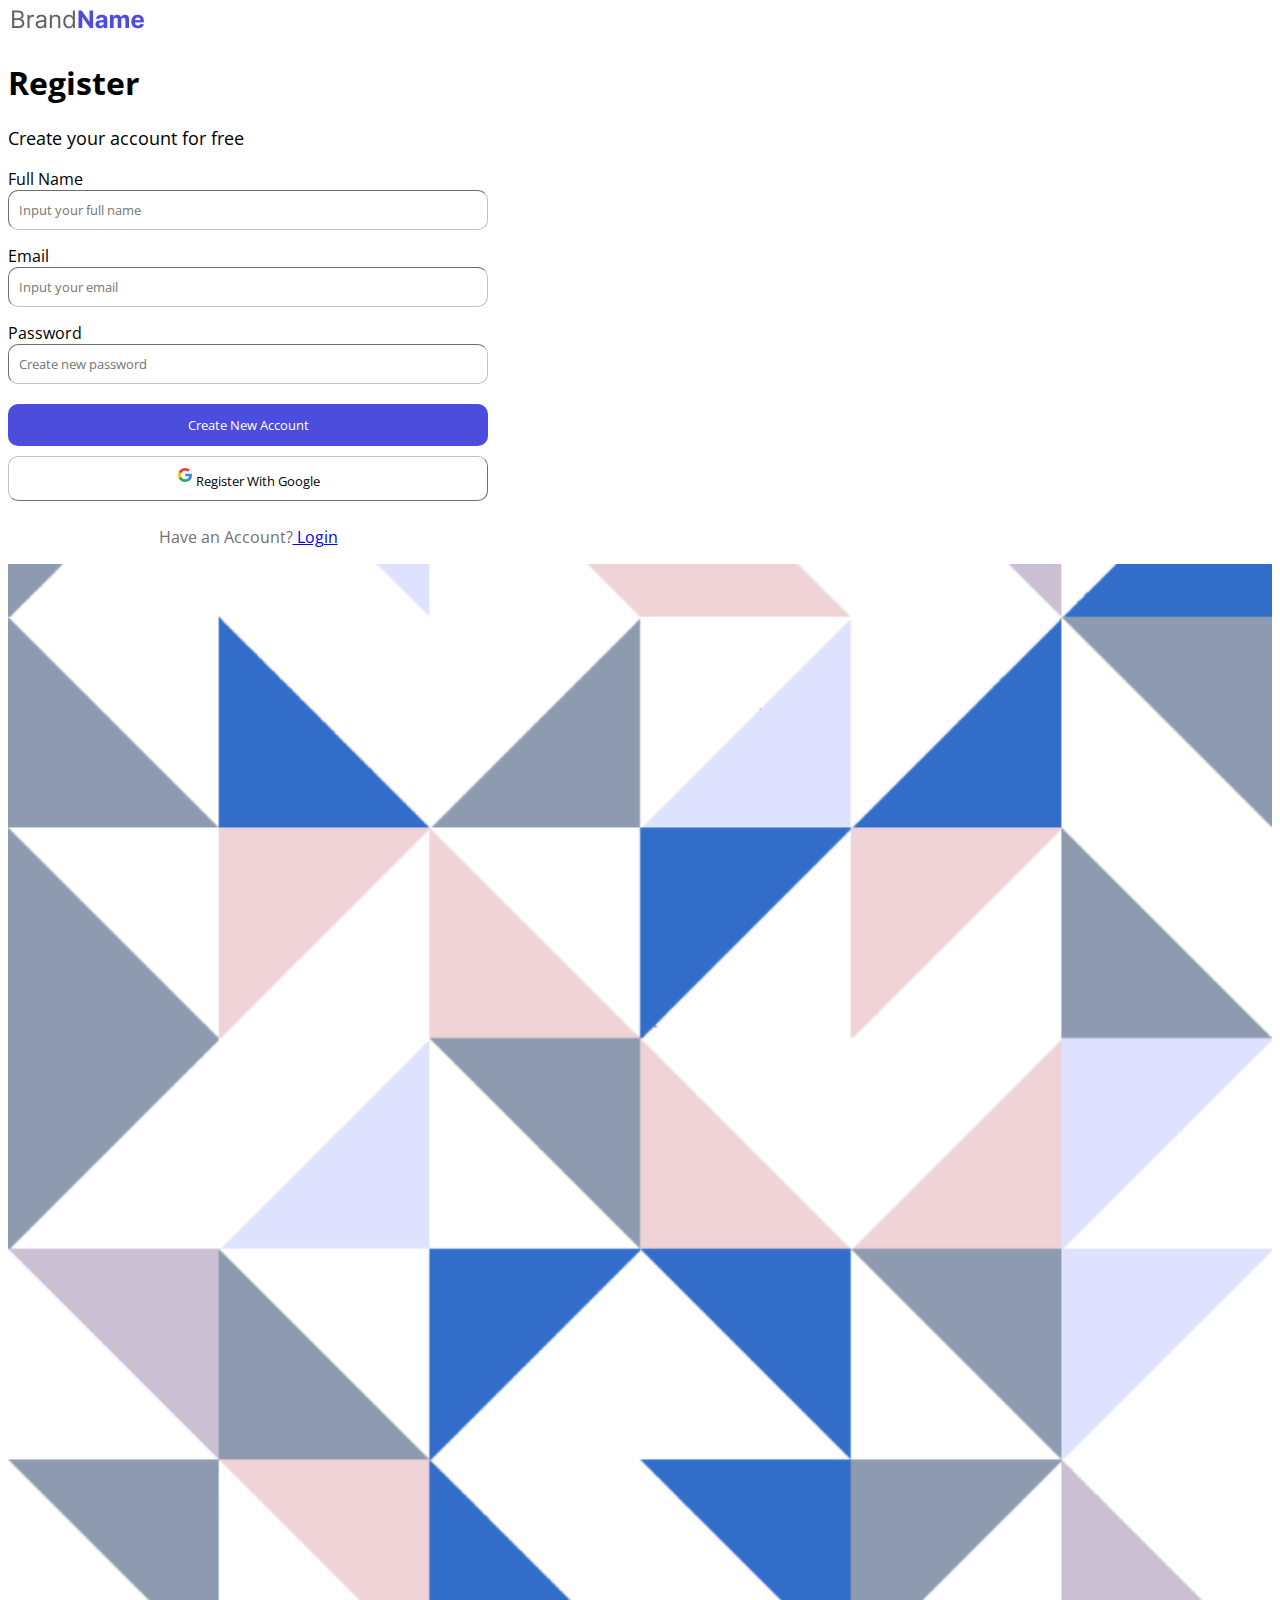
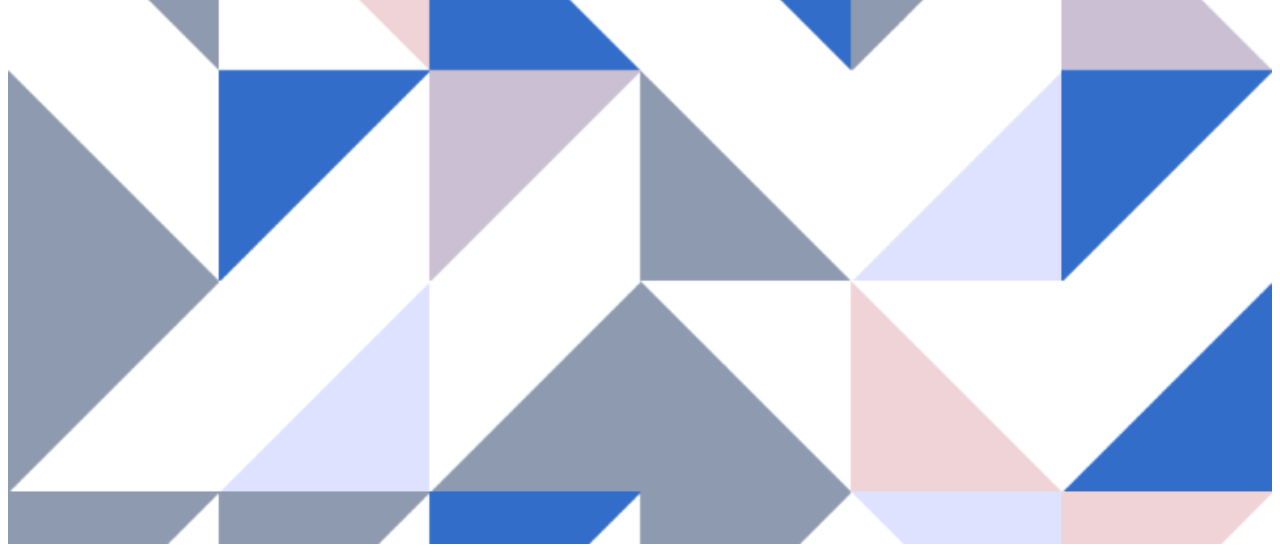
<file: index.html>
<!DOCTYPE html>
<html lang="en">
  <head>
    <meta charset="utf-8" />
    <meta name="viewport" content="width=device-width, initial-scale=1" />
    <title>Amelie Juliette</title>
    <link
      href="https://cdn.jsdelivr.net/npm/bootstrap@5.3.2/dist/css/bootstrap.min.css"
      rel="stylesheet"
      integrity="sha384-T3c6CoIi6uLrA9TneNEoa7RxnatzjcDSCmG1MXxSR1GAsXEV/Dwwykc2MPK8M2HN"
      crossorigin="anonymous"
    />
    <link href="./assets/css/style.css" rel="stylesheet" />
  </head>

  <body>
    <section>
      <div class="row row-cols-1 row-cols-xl-2">
        <div class="col px-5 py-3">
          <img src="./assets/img/BrandName.png" class="brandName py-5" />

          <div class="col justify-content-center d-flex">
            <div class="d-flex flex-column registerFormContainer">
              <h1 class="py-3">Register</h1>
              <p class="py-1" style="font-size: large">
                Create your account for free
              </p>
              <form action="/login.html" class="py-3 align-end registerForm">
                <label for="name">Full Name</label>
                <div class="input-container-register">
                  <i class="fa fa-user icon"></i>
                  <input
                    class="input-field-register"
                    type="text"
                    name="name"
                    placeholder="Input your full name"
                    required
                  />
                </div>
                <label for="email">Email</label>
                <div class="input-container-register">
                  <i class="fa fa-envelope icon"></i>
                  <input
                    class="input-field-register"
                    type="text"
                    name="email"
                    placeholder="Input your email"
                    required
                  />
                </div>
                <label for="subject">Password</label>
                <div class="input-container-register">
                  <i class="fa fa-key icon"></i>
                  <input
                    class="input-field-register"
                    type="text"
                    name="subject"
                    placeholder="Create new password"
                    required
                  />
                </div>

                <div>
                  <button type="submit" class="registerButton">
                    Create New Account
                  </button>
                </div>
                <div>
                  <button type="submit" class="googleButton">
                    <svg
                      xmlns="http://www.w3.org/2000/svg"
                      width="16"
                      height="16"
                      viewBox="0 0 16 16"
                      fill="none"
                    >
                      <path
                        d="M15.0007 8.15546C15.0007 7.57991 14.953 7.15991 14.8499 6.72437H8.14355V9.32211H12.08C12.0007 9.96769 11.5721 10.9399 10.6197 11.5932L10.6064 11.6802L12.7268 13.29L12.8737 13.3044C14.2229 12.0832 15.0007 10.2866 15.0007 8.15546Z"
                        fill="#4285F4"
                      />
                      <path
                        d="M8.14315 15C10.0717 15 11.6907 14.3778 12.8733 13.3044L10.6193 11.5933C10.0162 12.0055 9.20662 12.2933 8.14315 12.2933C6.25428 12.2933 4.65113 11.0722 4.07965 9.3844L3.99588 9.39137L1.79104 11.0636L1.76221 11.1422C2.93679 13.4288 5.34949 15 8.14315 15Z"
                        fill="#34A853"
                      />
                      <path
                        d="M4.08006 9.38448C3.92927 8.94893 3.84201 8.48223 3.84201 8.00003C3.84201 7.51778 3.92927 7.05113 4.07213 6.61558L4.06814 6.52282L1.83566 4.82373L1.76262 4.85778C1.27851 5.80668 1.00073 6.87226 1.00073 8.00003C1.00073 9.1278 1.27851 10.1933 1.76262 11.1422L4.08006 9.38448Z"
                        fill="#FBBC05"
                      />
                      <path
                        d="M8.14319 3.70665C9.48444 3.70665 10.3892 4.27442 10.9051 4.7489L12.9209 2.82C11.6829 1.69222 10.0717 1 8.14319 1C5.34951 1 2.9368 2.5711 1.76221 4.85775L4.07173 6.61555C4.65114 4.92777 6.25431 3.70665 8.14319 3.70665Z"
                        fill="#EB4335"
                      />
                    </svg>
                    Register With Google
                  </button>
                </div>
                <div>
                  <p class="redirectLink">
                    Have an Account?<a href="./login.html"> Login</a>
                  </p>
                </div>
              </form>
            </div>
          </div>
        </div>

        <div class="backgroundImageContainer">
          <img src="./assets/img/BG 13.png" class="img-fluid backgroundImage" />
        </div>
      </div>
    </section>

    <script
      src="https://cdn.jsdelivr.net/npm/bootstrap@5.3.2/dist/js/bootstrap.bundle.min.js"
      integrity="sha384-C6RzsynM9kWDrMNeT87bh95OGNyZPhcTNXj1NW7RuBCsyN/o0jlpcV8Qyq46cDfL"
      crossorigin="anonymous"
    ></script>
  </body>
</html>
</file>
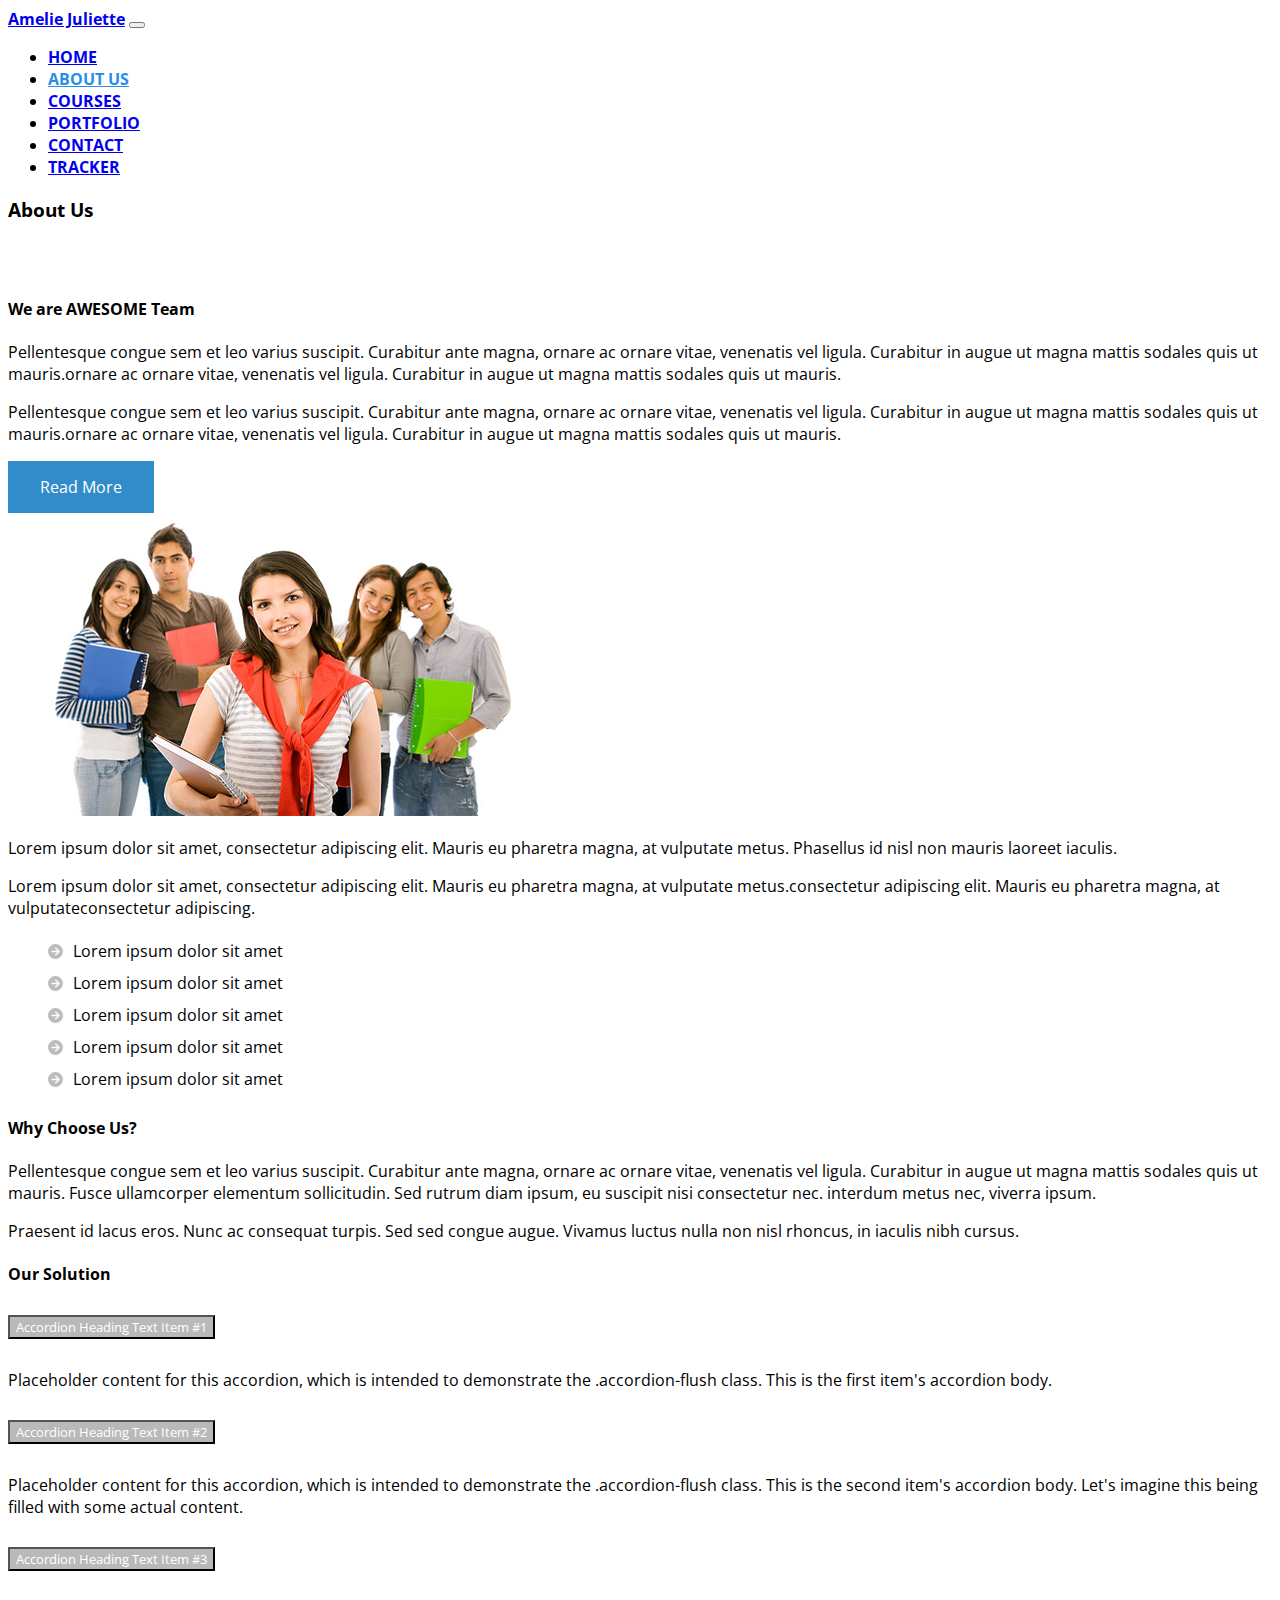
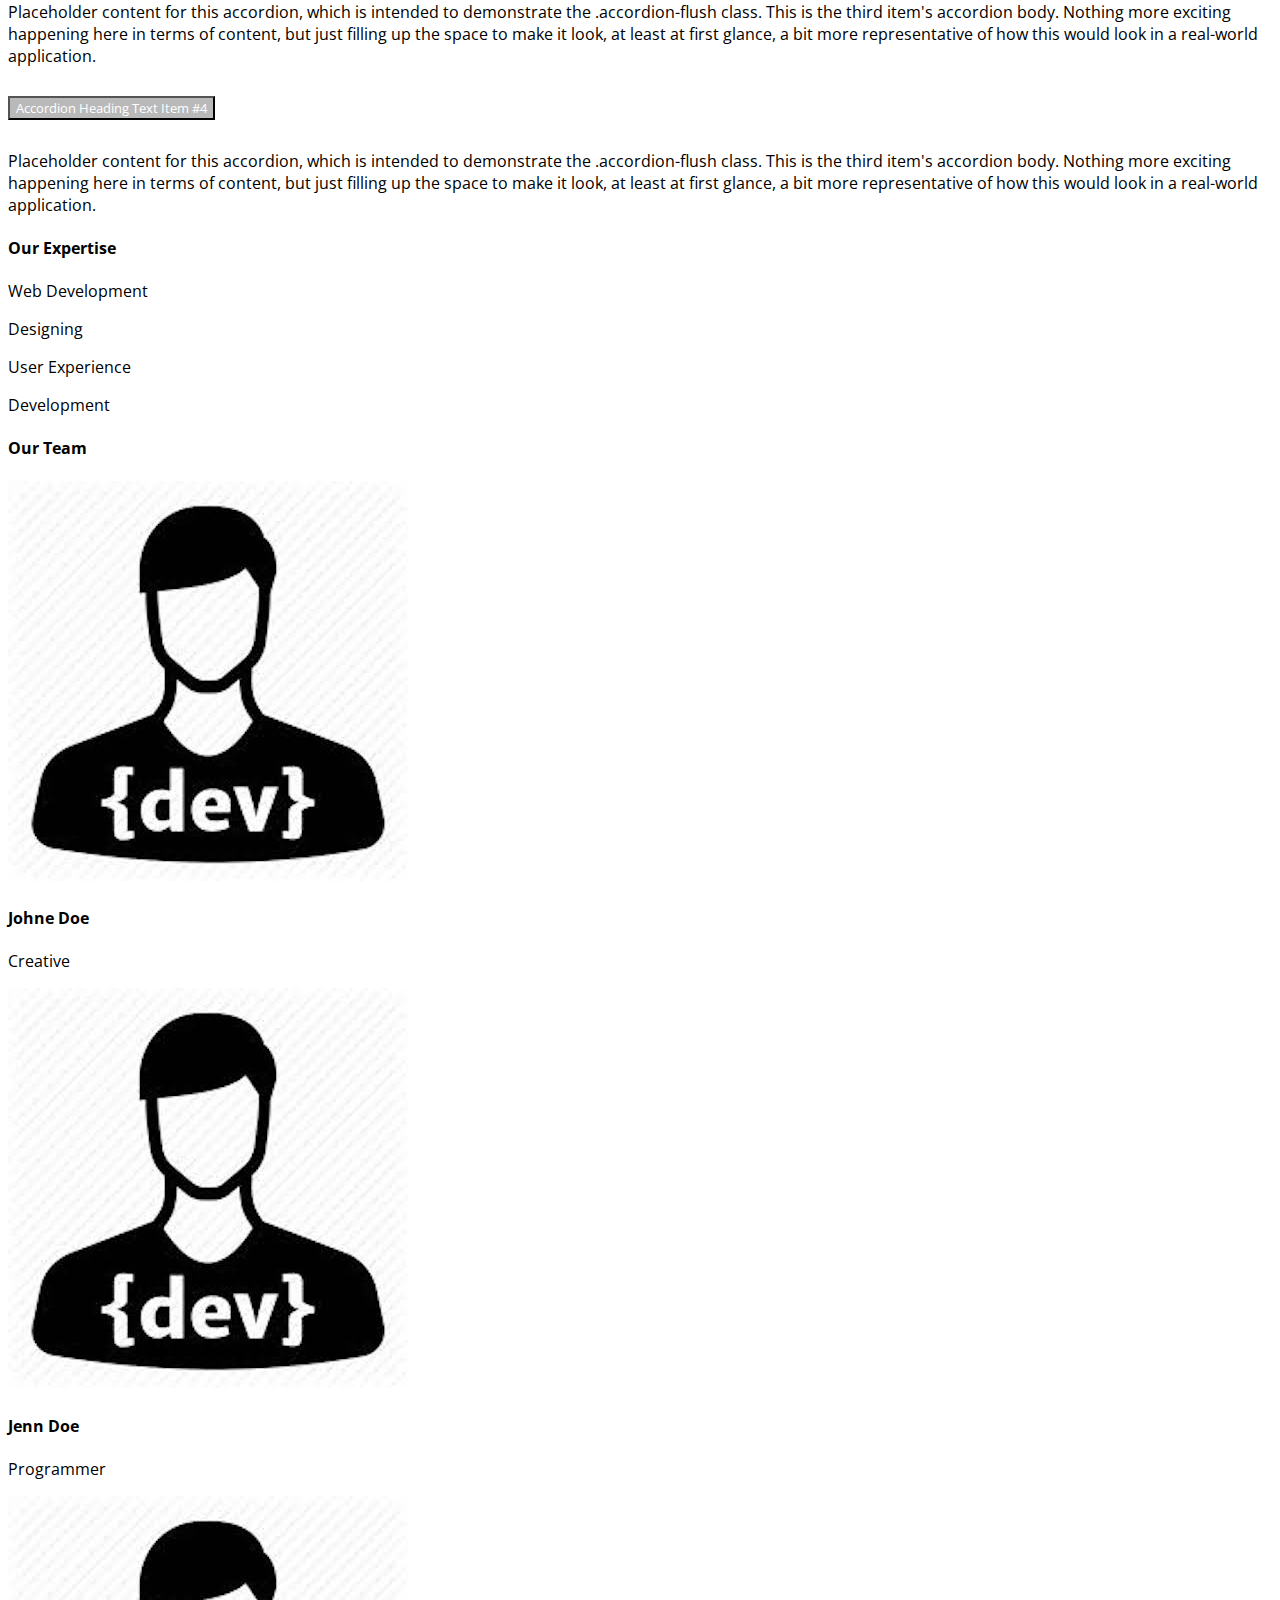
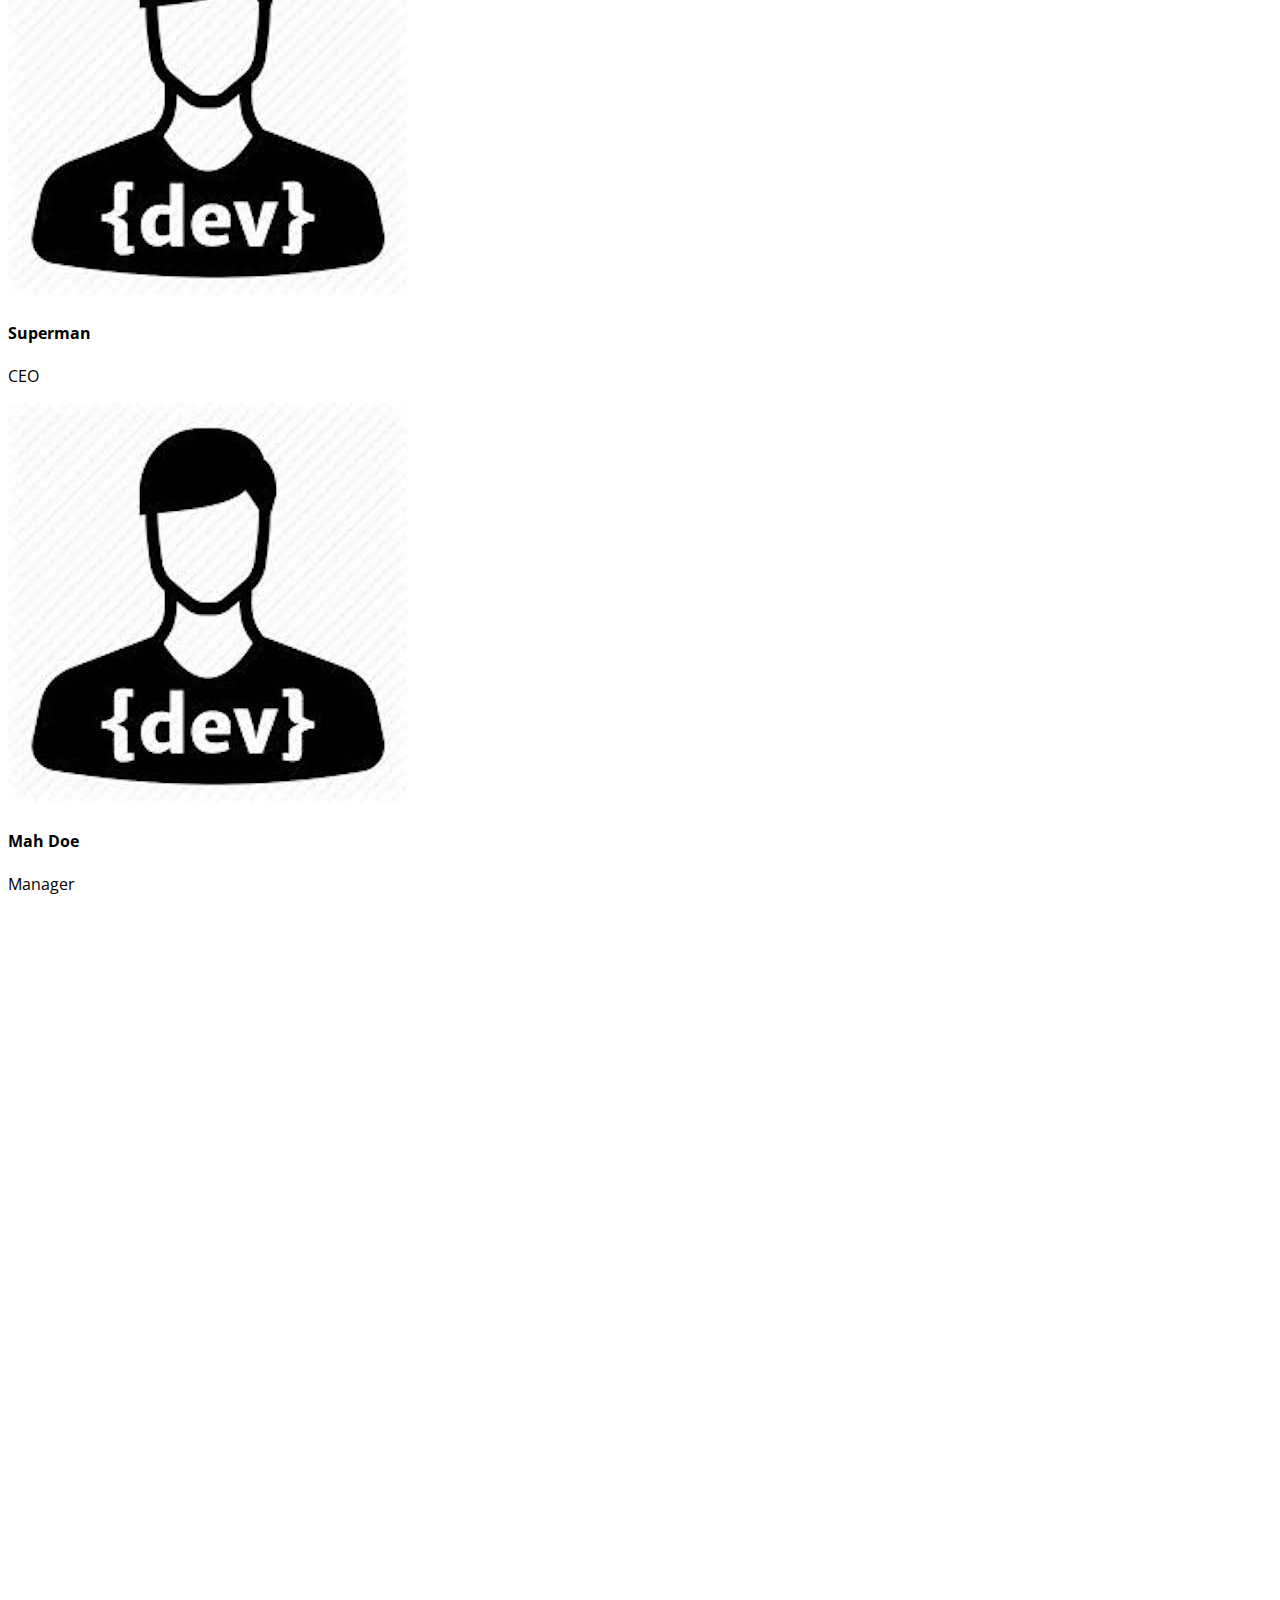
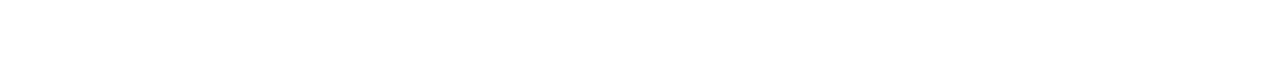
<file: about.html>
<!DOCTYPE html>
<html lang="en">
  <head>
    <meta charset="utf-8" />
    <meta name="viewport" content="width=device-width, initial-scale=1" />
    <title>Amelie Juliette</title>
    <link
      href="https://cdn.jsdelivr.net/npm/bootstrap@5.3.2/dist/css/bootstrap.min.css"
      rel="stylesheet"
      integrity="sha384-T3c6CoIi6uLrA9TneNEoa7RxnatzjcDSCmG1MXxSR1GAsXEV/Dwwykc2MPK8M2HN"
      crossorigin="anonymous"
    />
    <link href="./assets/css/style.css" rel="stylesheet" />
  </head>

  <header>
    <nav class="navbar navbar-expand-lg container py-4 px-2">
      <a class="navbar-brand navBarTitle" href="./home.html">Amelie Juliette</a>
      <button
        class="navbar-toggler"
        type="button"
        data-bs-toggle="collapse"
        data-bs-target="#navbarText"
        aria-controls="navbarText"
        aria-expanded="false"
        aria-label="Toggle navigation"
      >
        <span class="navbar-toggler-icon"></span>
      </button>
      <div class="collapse navbar-collapse" id="navbarText">
        <ul class="navbar-nav ms-auto mb-2 mb-lg-0">
          <li class="nav-item">
            <a
              class="nav-link navBarMenu"
              aria-current="page"
              href="./home.html"
              >HOME</a
            >
          </li>
          <li class="nav-item">
            <a class="nav-link active navBarMenu" href="./about.html"
              >ABOUT US</a
            >
          </li>
          <li class="nav-item">
            <a class="nav-link navBarMenu" href="./courses.html">COURSES</a>
          </li>
          <li class="nav-item">
            <a class="nav-link navBarMenu" href="./portfolio.html">PORTFOLIO</a>
          </li>
          <li class="nav-item">
            <a class="nav-link navBarMenu" href="./contact.html">CONTACT</a>
          </li>
          <li class="nav-item">
            <a class="nav-link navBarMenu" href="#">TRACKER</a>
          </li>
        </ul>
      </div>
    </nav>
  </header>
  <body>
    <section class="bg-primary" style="height: 80-x">
      <div class="container py-auto" style="height: 80px">
        <h3 class="m-0 text-white py-4 fw-bold">About Us</h3>
      </div>
    </section>

    <section class="container py-5">
      <h4 class="fw-bold">We are AWESOME Team</h4>
      <p class="text-secondary">
        Pellentesque congue sem et leo varius suscipit. Curabitur ante magna,
        ornare ac ornare vitae, venenatis vel ligula. Curabitur in augue ut
        magna mattis sodales quis ut mauris.ornare ac ornare vitae, venenatis
        vel ligula. Curabitur in augue ut magna mattis sodales quis ut mauris.
      </p>
      <p class="text-secondary">
        Pellentesque congue sem et leo varius suscipit. Curabitur ante magna,
        ornare ac ornare vitae, venenatis vel ligula. Curabitur in augue ut
        magna mattis sodales quis ut mauris.ornare ac ornare vitae, venenatis
        vel ligula. Curabitur in augue ut magna mattis sodales quis ut mauris.
      </p>
      <button class="modalButton">Read More</button>
    </section>

    <section class="container">
      <div class="d-flex flex-xl-row flex-column sectionImage">
        <img src="./assets/img/section-image-1.png" class="img-fluid" />
        <div class="text-secondary">
          <p>
            Lorem ipsum dolor sit amet, consectetur adipiscing elit. Mauris eu
            pharetra magna, at vulputate metus. Phasellus id nisl non mauris
            laoreet iaculis.
          </p>
          <p>
            Lorem ipsum dolor sit amet, consectetur adipiscing elit. Mauris eu
            pharetra magna, at vulputate metus.consectetur adipiscing elit.
            Mauris eu pharetra magna, at vulputateconsectetur adipiscing.
          </p>
          <ul class="ps-0">
            <li class="aboutUsList">Lorem ipsum dolor sit amet</li>
            <li class="aboutUsList">Lorem ipsum dolor sit amet</li>
            <li class="aboutUsList">Lorem ipsum dolor sit amet</li>
            <li class="aboutUsList">Lorem ipsum dolor sit amet</li>
            <li class="aboutUsList">Lorem ipsum dolor sit amet</li>
          </ul>
        </div>
      </div>
    </section>

    <section class="container py-5 mt-5">
      <div
        class="row row-cols-1 row-cols-xl-3 border-top border-bottom border-secondary-subtle py-5"
      >
        <div class="col py-3">
          <h4 class="py-2 fw-bold">Why Choose Us?</h4>
          <p class="text-secondary">
            Pellentesque congue sem et leo varius suscipit. Curabitur ante
            magna, ornare ac ornare vitae, venenatis vel ligula. Curabitur in
            augue ut magna mattis sodales quis ut mauris. Fusce ullamcorper
            elementum sollicitudin. Sed rutrum diam ipsum, eu suscipit nisi
            consectetur nec. interdum metus nec, viverra ipsum.
          </p>
          <p class="text-secondary">
            Praesent id lacus eros. Nunc ac consequat turpis. Sed sed congue
            augue. Vivamus luctus nulla non nisl rhoncus, in iaculis nibh
            cursus.
          </p>
        </div>
        <div class="col py-3">
          <h4 class="py-2 fw-bold">Our Solution</h4>
          <div class="accordion accordion-flush" id="accordionFlushExample">
            <div class="accordion-item">
              <h2 class="accordion-header">
                <button
                  class="accordion-button collapsed rounded-1"
                  type="button"
                  data-bs-toggle="collapse"
                  data-bs-target="#flush-collapseOne"
                  aria-expanded="false"
                  aria-controls="flush-collapseOne"
                >
                  Accordion Heading Text Item #1
                </button>
              </h2>
              <div
                id="flush-collapseOne"
                class="accordion-collapse collapse"
                data-bs-parent="#accordionFlushExample"
              >
                <div class="accordion-body">
                  Placeholder content for this accordion, which is intended to
                  demonstrate the <code>.accordion-flush</code> class. This is
                  the first item's accordion body.
                </div>
              </div>
            </div>
            <div class="accordion-item">
              <h2 class="accordion-header">
                <button
                  class="accordion-button collapsed rounded-1"
                  type="button"
                  data-bs-toggle="collapse"
                  data-bs-target="#flush-collapseTwo"
                  aria-expanded="false"
                  aria-controls="flush-collapseTwo"
                >
                  Accordion Heading Text Item #2
                </button>
              </h2>
              <div
                id="flush-collapseTwo"
                class="accordion-collapse collapse"
                data-bs-parent="#accordionFlushExample"
              >
                <div class="accordion-body">
                  Placeholder content for this accordion, which is intended to
                  demonstrate the <code>.accordion-flush</code> class. This is
                  the second item's accordion body. Let's imagine this being
                  filled with some actual content.
                </div>
              </div>
            </div>
            <div class="accordion-item">
              <h2 class="accordion-header">
                <button
                  class="accordion-button collapsed rounded-1"
                  type="button"
                  data-bs-toggle="collapse"
                  data-bs-target="#flush-collapseThree"
                  aria-expanded="false"
                  aria-controls="flush-collapseThree"
                >
                  Accordion Heading Text Item #3
                </button>
              </h2>
              <div
                id="flush-collapseThree"
                class="accordion-collapse collapse"
                data-bs-parent="#accordionFlushExample"
              >
                <div class="accordion-body">
                  Placeholder content for this accordion, which is intended to
                  demonstrate the <code>.accordion-flush</code> class. This is
                  the third item's accordion body. Nothing more exciting
                  happening here in terms of content, but just filling up the
                  space to make it look, at least at first glance, a bit more
                  representative of how this would look in a real-world
                  application.
                </div>
              </div>
              <div class="accordion-item">
                <h2 class="accordion-header">
                  <button
                    class="accordion-button collapsed rounded-1"
                    type="button"
                    data-bs-toggle="collapse"
                    data-bs-target="#flush-collapseFour"
                    aria-expanded="false"
                    aria-controls="flush-collapseFour"
                  >
                    Accordion Heading Text Item #4
                  </button>
                </h2>
                <div
                  id="flush-collapseFour"
                  class="accordion-collapse collapse"
                  data-bs-parent="#accordionFlushExample"
                >
                  <div class="accordion-body">
                    Placeholder content for this accordion, which is intended to
                    demonstrate the <code>.accordion-flush</code> class. This is
                    the third item's accordion body. Nothing more exciting
                    happening here in terms of content, but just filling up the
                    space to make it look, at least at first glance, a bit more
                    representative of how this would look in a real-world
                    application.
                  </div>
                </div>
              </div>
            </div>
          </div>
        </div>
        <div class="col py-3">
          <h4 class="py-2 fw-bold">Our Expertise</h4>

          <p class="fw-bold">Web Development</p>
          <div class="progress">
            <div
              class="progress-bar bg-danger"
              role="progressbar"
              style="width: 40%"
              aria-valuenow="40"
              aria-valuemin="0"
              aria-valuemax="100"
            ></div>
          </div>

          <p class="py-2 fw-bold">Designing</p>
          <div class="progress">
            <div
              class="progress-bar bg-success"
              role="progressbar"
              style="width: 60%"
              aria-valuenow="60"
              aria-valuemin="0"
              aria-valuemax="100"
            ></div>
          </div>

          <p class="py-2 fw-bold">User Experience</p>
          <div class="progress">
            <div
              class="progress-bar bg-info"
              role="progressbar"
              style="width: 80%"
              aria-valuenow="80"
              aria-valuemin="0"
              aria-valuemax="100"
            ></div>
          </div>

          <p class="py-2 fw-bold">Development</p>
          <div class="progress">
            <div
              class="progress-bar bg-primary"
              role="progressbar"
              style="width: 30%"
              aria-valuenow="30"
              aria-valuemin="0"
              aria-valuemax="100"
            ></div>
          </div>
        </div>
      </div>
    </section>

    <section class="container py-5">
      <h4 class="py-2 fw-bold">Our Team</h4>

      <div
        class="row row-cols-1 row-cols-xl-4 row-cols-xxl-4 row-cols-md-2 row-cols-sm-1 g-4"
      >
        <div class="col">
          <div class="card align-items-center">
            <img src="assets/img/avatar-person.jpeg" class="card-img-top" />
            <div
              class="card-body bg-body-secondary rounded-1"
              style="width: 100%"
            >
              <h4 class="card-title py-2 text-center fw-bold">Johne Doe</h4>
              <p class="card-text text-center">Creative</p>
            </div>
          </div>
        </div>
        <div class="col">
          <div class="card align-items-center">
            <img src="assets/img/avatar-person.jpeg" class="card-img-top" />
            <div
              class="card-body bg-body-secondary rounded-1"
              style="width: 100%"
            >
              <h4 class="card-title py-2 text-center fw-bold">Jenn Doe</h4>
              <p class="card-text text-center">Programmer</p>
            </div>
          </div>
        </div>
        <div class="col">
          <div class="card align-items-center">
            <img src="assets/img/avatar-person.jpeg" class="card-img-top" />
            <div
              class="card-body bg-body-secondary rounded-1"
              style="width: 100%"
            >
              <h4 class="card-title py-2 text-center fw-bold">Superman</h4>
              <p class="card-text text-center">CEO</p>
            </div>
          </div>
        </div>
        <div class="col">
          <div class="card align-items-center">
            <img src="assets/img/avatar-person.jpeg" class="card-img-top" />
            <div
              class="card-body bg-body-secondary rounded-1"
              style="width: 100%"
            >
              <h4 class="card-title py-2 text-center fw-bold">Mah Doe</h4>
              <p class="card-text text-center">Manager</p>
            </div>
          </div>
        </div>
      </div>
    </section>

    <button
      type="button"
      class="btn btn-secondary btn-floating btn-lg"
      id="backToTopButton"
    >
      <svg
        xmlns="http://www.w3.org/2000/svg"
        height="1em"
        viewBox="0 0 512 512"
      >
        <!--! Font Awesome Free 6.4.2 by @fontawesome - https://fontawesome.com License - https://fontawesome.com/license (Commercial License) Copyright 2023 Fonticons, Inc. -->
        <style>
          svg {
            fill: #ffffff;
          }
        </style>
        <path
          d="M233.4 105.4c12.5-12.5 32.8-12.5 45.3 0l192 192c12.5 12.5 12.5 32.8 0 45.3s-32.8 12.5-45.3 0L256 173.3 86.6 342.6c-12.5 12.5-32.8 12.5-45.3 0s-12.5-32.8 0-45.3l192-192z"
        />
      </svg>
    </button>

    <script src="assets/js/backToTopButton.js"></script>
    <script
      src="https://cdn.jsdelivr.net/npm/bootstrap@5.3.2/dist/js/bootstrap.bundle.min.js"
      integrity="sha384-C6RzsynM9kWDrMNeT87bh95OGNyZPhcTNXj1NW7RuBCsyN/o0jlpcV8Qyq46cDfL"
      crossorigin="anonymous"
    ></script>
  </body>

  <footer class="py-3 bg-primary container-fluid footer">
    <div class="container pt-5 pb-2">
      <div
        class="row row-cols-1 row-cols-md-2 row-cols-xl-4 d-flex justify-content-between flex-column flex-lg-row"
      >
        <div class="col py-2" style="width: max-content">
          <h5 class="fw-bold">Our Contact</h5>
          <ul class="nav flex-column">
            <li class="nav-item mb-4">
              Amelie Juliette
              <br />
              Graha Family
              <br />
              Pin-21542 Indonesia, ID
            </li>
            <li class="nav-item mb-2">(123)456-789 - 1255-12584</li>
            <li class="nav-item mb-2">email@domainname.com</li>
          </ul>
        </div>

        <div class="col py-2" style="width: max-content">
          <h5 class="fw-bold">Quick Links</h5>
          <ul class="nav flex-column">
            <li class="nav-item mb-2">Latest Events</li>
            <li class="nav-item mb-2">Terms and Conditions</li>
            <li class="nav-item mb-2">Privary Policy</li>
            <li class="nav-item mb-2">Career</li>
            <li class="nav-item mb-2">Contact Us</li>
          </ul>
        </div>

        <div class="col py-2" style="width: max-content">
          <h5 class="fw-bold">Latest Posts</h5>
          <ul class="nav flex-column">
            <li class="nav-item mb-2">
              Lorem ipsum dolor sit amet, consectetur adipiscing elit.
            </li>
            <li class="nav-item mb-2">
              Lorem ipsum dolor sit amet, consectetur adipiscing elit.
            </li>
            <li class="nav-item mb-2">
              Lorem ipsum dolor sit amet, consectetur adipiscing elit.
            </li>
          </ul>
        </div>
        <div class="col py-2" style="width: max-content">
          <h5 class="fw-bold">Recent News</h5>
          <ul class="nav flex-column">
            <li class="nav-item mb-2">
              Lorem ipsum dolor sit amet, consectetur adipiscing elit.
            </li>
            <li class="nav-item mb-2">
              Lorem ipsum dolor sit amet, consectetur adipiscing elit.
            </li>
            <li class="nav-item mb-2">
              Lorem ipsum dolor sit amet, consectetur adipiscing elit.
            </li>
          </ul>
        </div>
      </div>

      <div
        class="d-flex flex-column flex-sm-row justify-content-between py-4 my-4 border-top"
      >
        <p>© 2023 Company, Inc. All rights reserved.</p>
        <ul class="list-unstyled d-flex">
          <li class="ms-3">
            <a class="link-body-emphasis" href="#">
              <svg
                xmlns="http://www.w3.org/2000/svg"
                height="1em"
                viewBox="0 0 320 512"
              >
                <!--! Font Awesome Free 6.4.2 by @fontawesome - https://fontawesome.com License - https://fontawesome.com/license (Commercial License) Copyright 2023 Fonticons, Inc. -->
                <path
                  d="M279.14 288l14.22-92.66h-88.91v-60.13c0-25.35 12.42-50.06 52.24-50.06h40.42V6.26S260.43 0 225.36 0c-73.22 0-121.08 44.38-121.08 124.72v70.62H22.89V288h81.39v224h100.17V288z"
                />
              </svg>
            </a>
          </li>
          <li class="ms-3">
            <a class="link-body-emphasis" href="#">
              <svg
                xmlns="http://www.w3.org/2000/svg"
                height="1em"
                viewBox="0 0 512 512"
              >
                <!--! Font Awesome Free 6.4.2 by @fontawesome - https://fontawesome.com License - https://fontawesome.com/license (Commercial License) Copyright 2023 Fonticons, Inc. -->
                <path
                  d="M459.37 151.716c.325 4.548.325 9.097.325 13.645 0 138.72-105.583 298.558-298.558 298.558-59.452 0-114.68-17.219-161.137-47.106 8.447.974 16.568 1.299 25.34 1.299 49.055 0 94.213-16.568 130.274-44.832-46.132-.975-84.792-31.188-98.112-72.772 6.498.974 12.995 1.624 19.818 1.624 9.421 0 18.843-1.3 27.614-3.573-48.081-9.747-84.143-51.98-84.143-102.985v-1.299c13.969 7.797 30.214 12.67 47.431 13.319-28.264-18.843-46.781-51.005-46.781-87.391 0-19.492 5.197-37.36 14.294-52.954 51.655 63.675 129.3 105.258 216.365 109.807-1.624-7.797-2.599-15.918-2.599-24.04 0-57.828 46.782-104.934 104.934-104.934 30.213 0 57.502 12.67 76.67 33.137 23.715-4.548 46.456-13.32 66.599-25.34-7.798 24.366-24.366 44.833-46.132 57.827 21.117-2.273 41.584-8.122 60.426-16.243-14.292 20.791-32.161 39.308-52.628 54.253z"
                />
              </svg>
            </a>
          </li>
          <li class="ms-3">
            <a class="link-body-emphasis" href="#">
              <svg
                xmlns="http://www.w3.org/2000/svg"
                height="1em"
                viewBox="0 0 448 512"
              >
                <!--! Font Awesome Free 6.4.2 by @fontawesome - https://fontawesome.com License - https://fontawesome.com/license (Commercial License) Copyright 2023 Fonticons, Inc. -->
                <style>
                  svg {
                    fill: #ffffff;
                  }
                </style>
                <path
                  d="M100.28 448H7.4V148.9h92.88zM53.79 108.1C24.09 108.1 0 83.5 0 53.8a53.79 53.79 0 0 1 107.58 0c0 29.7-24.1 54.3-53.79 54.3zM447.9 448h-92.68V302.4c0-34.7-.7-79.2-48.29-79.2-48.29 0-55.69 37.7-55.69 76.7V448h-92.78V148.9h89.08v40.8h1.3c12.4-23.5 42.69-48.3 87.88-48.3 94 0 111.28 61.9 111.28 142.3V448z"
                />
              </svg>
            </a>
          </li>
          <li class="ms-3">
            <a class="link-body-emphasis" href="#">
              <svg
                xmlns="http://www.w3.org/2000/svg"
                height="1em"
                viewBox="0 0 496 512"
              >
                <!--! Font Awesome Free 6.4.2 by @fontawesome - https://fontawesome.com License - https://fontawesome.com/license (Commercial License) Copyright 2023 Fonticons, Inc. -->
                <style>
                  svg {
                    fill: #ffffff;
                  }
                </style>
                <path
                  d="M496 256c0 137-111 248-248 248-25.6 0-50.2-3.9-73.4-11.1 10.1-16.5 25.2-43.5 30.8-65 3-11.6 15.4-59 15.4-59 8.1 15.4 31.7 28.5 56.8 28.5 74.8 0 128.7-68.8 128.7-154.3 0-81.9-66.9-143.2-152.9-143.2-107 0-163.9 71.8-163.9 150.1 0 36.4 19.4 81.7 50.3 96.1 4.7 2.2 7.2 1.2 8.3-3.3.8-3.4 5-20.3 6.9-28.1.6-2.5.3-4.7-1.7-7.1-10.1-12.5-18.3-35.3-18.3-56.6 0-54.7 41.4-107.6 112-107.6 60.9 0 103.6 41.5 103.6 100.9 0 67.1-33.9 113.6-78 113.6-24.3 0-42.6-20.1-36.7-44.8 7-29.5 20.5-61.3 20.5-82.6 0-19-10.2-34.9-31.4-34.9-24.9 0-44.9 25.7-44.9 60.2 0 22 7.4 36.8 7.4 36.8s-24.5 103.8-29 123.2c-5 21.4-3 51.6-.9 71.2C65.4 450.9 0 361.1 0 256 0 119 111 8 248 8s248 111 248 248z"
                />
              </svg>
            </a>
          </li>

          <li class="ms-3">
            <a class="link-body-emphasis" href="#">
              <svg
                xmlns="http://www.w3.org/2000/svg"
                height="1em"
                viewBox="0 0 640 512"
              >
                <!--! Font Awesome Free 6.4.2 by @fontawesome - https://fontawesome.com License - https://fontawesome.com/license (Commercial License) Copyright 2023 Fonticons, Inc. -->
                <style>
                  svg {
                    fill: #ffffff;
                  }
                </style>
                <path
                  d="M386.061 228.496c1.834 9.692 3.143 19.384 3.143 31.956C389.204 370.205 315.599 448 204.8 448c-106.084 0-192-85.915-192-192s85.916-192 192-192c51.864 0 95.083 18.859 128.611 50.292l-52.126 50.03c-14.145-13.621-39.028-29.599-76.485-29.599-65.484 0-118.92 54.221-118.92 121.277 0 67.056 53.436 121.277 118.92 121.277 75.961 0 104.513-54.745 108.965-82.773H204.8v-66.009h181.261zm185.406 6.437V179.2h-56.001v55.733h-55.733v56.001h55.733v55.733h56.001v-55.733H627.2v-56.001h-55.733z"
                />
              </svg>
            </a>
          </li>
        </ul>
      </div>
    </div>
  </footer>
</html>
</file>
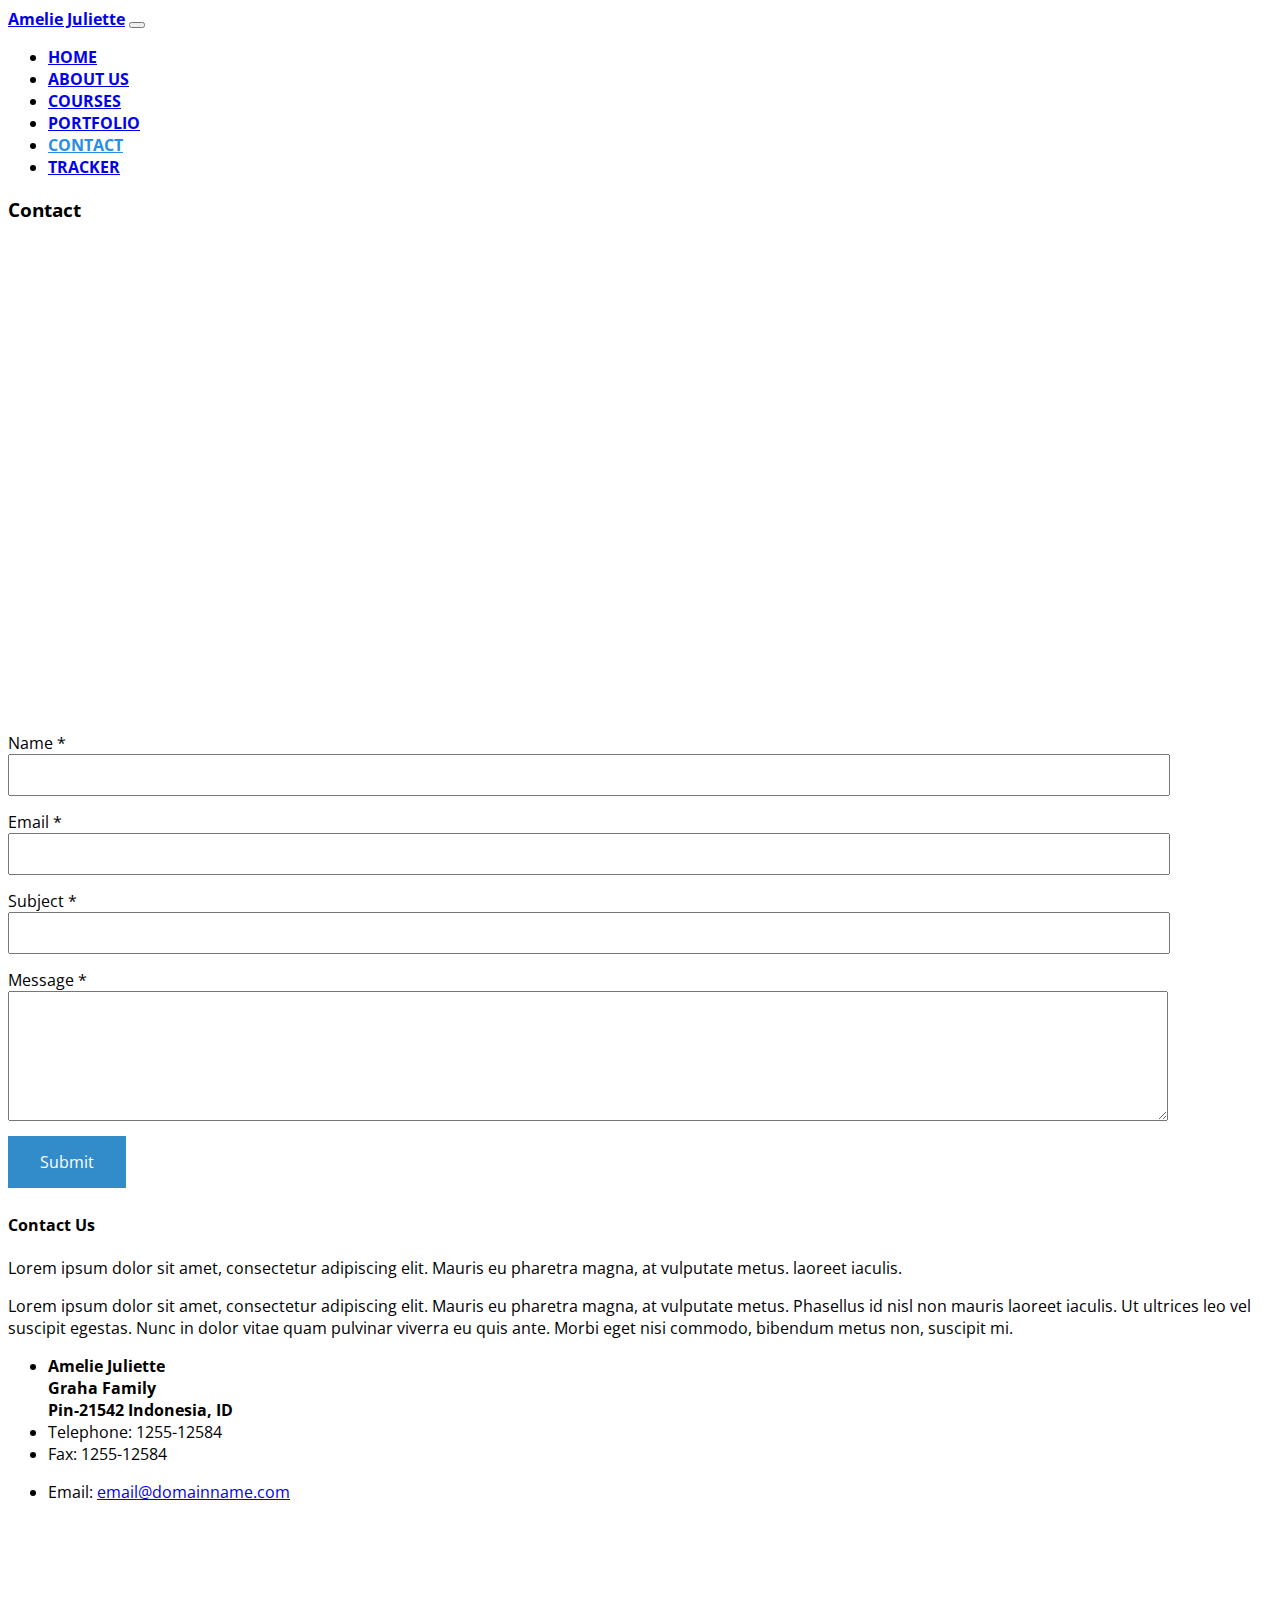
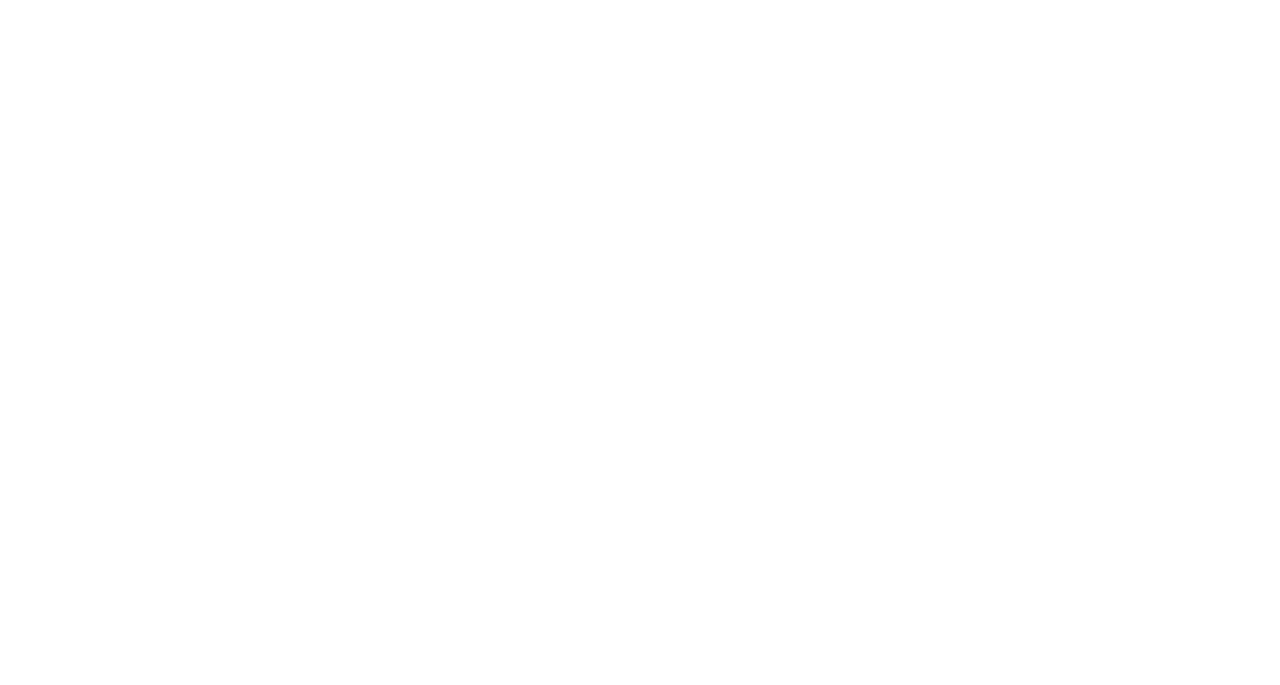
<file: contact.html>
<!DOCTYPE html>
<html lang="en">
  <head>
    <meta charset="utf-8" />
    <meta name="viewport" content="width=device-width, initial-scale=1" />
    <title>Amelie Juliette</title>
    <link
      href="https://cdn.jsdelivr.net/npm/bootstrap@5.3.2/dist/css/bootstrap.min.css"
      rel="stylesheet"
      integrity="sha384-T3c6CoIi6uLrA9TneNEoa7RxnatzjcDSCmG1MXxSR1GAsXEV/Dwwykc2MPK8M2HN"
      crossorigin="anonymous"
    />
    <link href="./assets/css/style.css" rel="stylesheet" />
  </head>

  <header>
    <nav class="navbar navbar-expand-lg container py-4 px-2">
      <a class="navbar-brand navBarTitle" href="./home.html">Amelie Juliette</a>
      <button
        class="navbar-toggler"
        type="button"
        data-bs-toggle="collapse"
        data-bs-target="#navbarText"
        aria-controls="navbarText"
        aria-expanded="false"
        aria-label="Toggle navigation"
      >
        <span class="navbar-toggler-icon"></span>
      </button>
      <div class="collapse navbar-collapse" id="navbarText">
        <ul class="navbar-nav ms-auto mb-2 mb-lg-0">
          <li class="nav-item">
            <a
              class="nav-link navBarMenu"
              aria-current="page"
              href="./home.html"
              >HOME</a
            >
          </li>
          <li class="nav-item">
            <a class="nav-link navBarMenu" href="./about.html">ABOUT US</a>
          </li>
          <li class="nav-item">
            <a class="nav-link navBarMenu" href="./courses.html">COURSES</a>
          </li>
          <li class="nav-item">
            <a class="nav-link navBarMenu" href="./portfolio.html">PORTFOLIO</a>
          </li>
          <li class="nav-item">
            <a class="nav-link active navBarMenu" href="./contact.html"
              >CONTACT</a
            >
          </li>
          <li class="nav-item">
            <a class="nav-link navBarMenu" href="./tracker.html">TRACKER</a>
          </li>
        </ul>
      </div>
    </nav>
  </header>
  <body>
    <section class="bg-primary" style="height: 80-x">
      <div class="container py-auto" style="height: 80px">
        <h3 class="m-0 text-white py-4 fw-bold">Contact</h3>
      </div>
    </section>

    <section class="container py-5">
      <iframe
        src="https://www.google.com/maps/embed?pb=!1m18!1m12!1m3!1d15830.060369787507!2d112.67893400587472!3d-7.295876699316898!2m3!1f0!2f0!3f0!3m2!1i1024!2i768!4f13.1!3m3!1m2!1s0x2dd7fd580f9046bf%3A0x68df97a7ae745bd1!2sGraha%20family!5e0!3m2!1sen!2sid!4v1699607403724!5m2!1sen!2sid"
        width="100%"
        height="450"
        style="border: 0"
        allowfullscreen=""
        loading="lazy"
        referrerpolicy="no-referrer-when-downgrade"
      ></iframe>
    </section>

    <section class="container py-3 pb-5">
      <div class="row row-cols-xl-2 row-cols-md-1 row-cols-1">
        <div class="col">
          <form action="#">
            <label for="name" class="fw-bold">Name *</label>
            <div class="input-container">
              <i class="fa fa-user icon"></i>
              <input class="input-field" type="text" name="name" required />
            </div>
            <label for="email" class="fw-bold">Email *</label>
            <div class="input-container">
              <i class="fa fa-envelope icon"></i>
              <input class="input-field" type="text" name="email" required />
            </div>
            <label for="subject" class="fw-bold">Subject *</label>
            <div class="input-container">
              <i class="fa fa-key icon"></i>
              <input class="input-field" type="text" name="subject" required />
            </div>

            <label for="name" class="fw-bold">Message *</label>
            <div class="input-container">
              <textarea
                id="message"
                rows="6"
                class="input-field"
                required
              ></textarea>
            </div>
            <button type="submit" class="modalButton">Submit</button>
          </form>
        </div>
        <div class="col">
          <h4 class="fw-bold">Contact Us</h4>
          <p class="pt-3 fw-bold">
            Lorem ipsum dolor sit amet, consectetur adipiscing elit. Mauris eu
            pharetra magna, at vulputate metus. laoreet iaculis.
          </p>

          <p>
            Lorem ipsum dolor sit amet, consectetur adipiscing elit. Mauris eu
            pharetra magna, at vulputate metus. Phasellus id nisl non mauris
            laoreet iaculis. Ut ultrices leo vel suscipit egestas. Nunc in dolor
            vitae quam pulvinar viverra eu quis ante. Morbi eget nisi commodo,
            bibendum metus non, suscipit mi.
          </p>

          <div>
            <ul class="nav flex-column">
              <li class="nav-item" style="font-weight: bold">
                Amelie Juliette
                <br />
                Graha Family
                <br />
                Pin-21542 Indonesia, ID
              </li>
              <li class="nav-item">Telephone: 1255-12584</li>
              <li class="nav-item">Fax: 1255-12584</li>
              <li class="nav-item">
                <p>
                  Email:
                  <a href="mailto:email@domainname.com">email@domainname.com</a>
                </p>
              </li>
            </ul>
          </div>
        </div>
      </div>
    </section>

    <button
      type="button"
      class="btn btn-secondary btn-floating btn-lg"
      id="backToTopButton"
    >
      <svg
        xmlns="http://www.w3.org/2000/svg"
        height="1em"
        viewBox="0 0 512 512"
      >
        <!--! Font Awesome Free 6.4.2 by @fontawesome - https://fontawesome.com License - https://fontawesome.com/license (Commercial License) Copyright 2023 Fonticons, Inc. -->
        <style>
          svg {
            fill: #ffffff;
          }
        </style>
        <path
          d="M233.4 105.4c12.5-12.5 32.8-12.5 45.3 0l192 192c12.5 12.5 12.5 32.8 0 45.3s-32.8 12.5-45.3 0L256 173.3 86.6 342.6c-12.5 12.5-32.8 12.5-45.3 0s-12.5-32.8 0-45.3l192-192z"
        />
      </svg>
    </button>

    <script src="assets/js/backToTopButton.js"></script>

    <script
      src="https://cdn.jsdelivr.net/npm/bootstrap@5.3.2/dist/js/bootstrap.bundle.min.js"
      integrity="sha384-C6RzsynM9kWDrMNeT87bh95OGNyZPhcTNXj1NW7RuBCsyN/o0jlpcV8Qyq46cDfL"
      crossorigin="anonymous"
    ></script>
  </body>

  <footer class="py-3 bg-primary container-fluid footer">
    <div class="container pt-5 pb-2">
      <div
        class="row row-cols-1 row-cols-md-2 row-cols-xl-4 d-flex justify-content-between flex-column flex-lg-row"
      >
        <div class="col py-2" style="width: max-content">
          <h5 class="fw-bold">Our Contact</h5>
          <ul class="nav flex-column">
            <li class="nav-item mb-4">
              Amelie Juliette
              <br />
              Graha Family
              <br />
              Pin-21542 Indonesia, ID
            </li>
            <li class="nav-item mb-2">(123)456-789 - 1255-12584</li>
            <li class="nav-item mb-2">email@domainname.com</li>
          </ul>
        </div>

        <div class="col py-2" style="width: max-content">
          <h5 class="fw-bold">Quick Links</h5>
          <ul class="nav flex-column">
            <li class="nav-item mb-2">Latest Events</li>
            <li class="nav-item mb-2">Terms and Conditions</li>
            <li class="nav-item mb-2">Privary Policy</li>
            <li class="nav-item mb-2">Career</li>
            <li class="nav-item mb-2">Contact Us</li>
          </ul>
        </div>

        <div class="col py-2" style="width: max-content">
          <h5 class="fw-bold">Latest Posts</h5>
          <ul class="nav flex-column">
            <li class="nav-item mb-2">
              Lorem ipsum dolor sit amet, consectetur adipiscing elit.
            </li>
            <li class="nav-item mb-2">
              Lorem ipsum dolor sit amet, consectetur adipiscing elit.
            </li>
            <li class="nav-item mb-2">
              Lorem ipsum dolor sit amet, consectetur adipiscing elit.
            </li>
          </ul>
        </div>
        <div class="col py-2" style="width: max-content">
          <h5 class="fw-bold">Recent News</h5>
          <ul class="nav flex-column">
            <li class="nav-item mb-2">
              Lorem ipsum dolor sit amet, consectetur adipiscing elit.
            </li>
            <li class="nav-item mb-2">
              Lorem ipsum dolor sit amet, consectetur adipiscing elit.
            </li>
            <li class="nav-item mb-2">
              Lorem ipsum dolor sit amet, consectetur adipiscing elit.
            </li>
          </ul>
        </div>
      </div>

      <div
        class="d-flex flex-column flex-sm-row justify-content-between py-4 my-4 border-top"
      >
        <p>© 2023 Company, Inc. All rights reserved.</p>
        <ul class="list-unstyled d-flex">
          <li class="ms-3">
            <a class="link-body-emphasis" href="#">
              <svg
                xmlns="http://www.w3.org/2000/svg"
                height="1em"
                viewBox="0 0 320 512"
              >
                <!--! Font Awesome Free 6.4.2 by @fontawesome - https://fontawesome.com License - https://fontawesome.com/license (Commercial License) Copyright 2023 Fonticons, Inc. -->
                <path
                  d="M279.14 288l14.22-92.66h-88.91v-60.13c0-25.35 12.42-50.06 52.24-50.06h40.42V6.26S260.43 0 225.36 0c-73.22 0-121.08 44.38-121.08 124.72v70.62H22.89V288h81.39v224h100.17V288z"
                />
              </svg>
            </a>
          </li>
          <li class="ms-3">
            <a class="link-body-emphasis" href="#">
              <svg
                xmlns="http://www.w3.org/2000/svg"
                height="1em"
                viewBox="0 0 512 512"
              >
                <!--! Font Awesome Free 6.4.2 by @fontawesome - https://fontawesome.com License - https://fontawesome.com/license (Commercial License) Copyright 2023 Fonticons, Inc. -->
                <path
                  d="M459.37 151.716c.325 4.548.325 9.097.325 13.645 0 138.72-105.583 298.558-298.558 298.558-59.452 0-114.68-17.219-161.137-47.106 8.447.974 16.568 1.299 25.34 1.299 49.055 0 94.213-16.568 130.274-44.832-46.132-.975-84.792-31.188-98.112-72.772 6.498.974 12.995 1.624 19.818 1.624 9.421 0 18.843-1.3 27.614-3.573-48.081-9.747-84.143-51.98-84.143-102.985v-1.299c13.969 7.797 30.214 12.67 47.431 13.319-28.264-18.843-46.781-51.005-46.781-87.391 0-19.492 5.197-37.36 14.294-52.954 51.655 63.675 129.3 105.258 216.365 109.807-1.624-7.797-2.599-15.918-2.599-24.04 0-57.828 46.782-104.934 104.934-104.934 30.213 0 57.502 12.67 76.67 33.137 23.715-4.548 46.456-13.32 66.599-25.34-7.798 24.366-24.366 44.833-46.132 57.827 21.117-2.273 41.584-8.122 60.426-16.243-14.292 20.791-32.161 39.308-52.628 54.253z"
                />
              </svg>
            </a>
          </li>
          <li class="ms-3">
            <a class="link-body-emphasis" href="#">
              <svg
                xmlns="http://www.w3.org/2000/svg"
                height="1em"
                viewBox="0 0 448 512"
              >
                <!--! Font Awesome Free 6.4.2 by @fontawesome - https://fontawesome.com License - https://fontawesome.com/license (Commercial License) Copyright 2023 Fonticons, Inc. -->
                <style>
                  svg {
                    fill: #ffffff;
                  }
                </style>
                <path
                  d="M100.28 448H7.4V148.9h92.88zM53.79 108.1C24.09 108.1 0 83.5 0 53.8a53.79 53.79 0 0 1 107.58 0c0 29.7-24.1 54.3-53.79 54.3zM447.9 448h-92.68V302.4c0-34.7-.7-79.2-48.29-79.2-48.29 0-55.69 37.7-55.69 76.7V448h-92.78V148.9h89.08v40.8h1.3c12.4-23.5 42.69-48.3 87.88-48.3 94 0 111.28 61.9 111.28 142.3V448z"
                />
              </svg>
            </a>
          </li>
          <li class="ms-3">
            <a class="link-body-emphasis" href="#">
              <svg
                xmlns="http://www.w3.org/2000/svg"
                height="1em"
                viewBox="0 0 496 512"
              >
                <!--! Font Awesome Free 6.4.2 by @fontawesome - https://fontawesome.com License - https://fontawesome.com/license (Commercial License) Copyright 2023 Fonticons, Inc. -->
                <style>
                  svg {
                    fill: #ffffff;
                  }
                </style>
                <path
                  d="M496 256c0 137-111 248-248 248-25.6 0-50.2-3.9-73.4-11.1 10.1-16.5 25.2-43.5 30.8-65 3-11.6 15.4-59 15.4-59 8.1 15.4 31.7 28.5 56.8 28.5 74.8 0 128.7-68.8 128.7-154.3 0-81.9-66.9-143.2-152.9-143.2-107 0-163.9 71.8-163.9 150.1 0 36.4 19.4 81.7 50.3 96.1 4.7 2.2 7.2 1.2 8.3-3.3.8-3.4 5-20.3 6.9-28.1.6-2.5.3-4.7-1.7-7.1-10.1-12.5-18.3-35.3-18.3-56.6 0-54.7 41.4-107.6 112-107.6 60.9 0 103.6 41.5 103.6 100.9 0 67.1-33.9 113.6-78 113.6-24.3 0-42.6-20.1-36.7-44.8 7-29.5 20.5-61.3 20.5-82.6 0-19-10.2-34.9-31.4-34.9-24.9 0-44.9 25.7-44.9 60.2 0 22 7.4 36.8 7.4 36.8s-24.5 103.8-29 123.2c-5 21.4-3 51.6-.9 71.2C65.4 450.9 0 361.1 0 256 0 119 111 8 248 8s248 111 248 248z"
                />
              </svg>
            </a>
          </li>

          <li class="ms-3">
            <a class="link-body-emphasis" href="#">
              <svg
                xmlns="http://www.w3.org/2000/svg"
                height="1em"
                viewBox="0 0 640 512"
              >
                <!--! Font Awesome Free 6.4.2 by @fontawesome - https://fontawesome.com License - https://fontawesome.com/license (Commercial License) Copyright 2023 Fonticons, Inc. -->
                <style>
                  svg {
                    fill: #ffffff;
                  }
                </style>
                <path
                  d="M386.061 228.496c1.834 9.692 3.143 19.384 3.143 31.956C389.204 370.205 315.599 448 204.8 448c-106.084 0-192-85.915-192-192s85.916-192 192-192c51.864 0 95.083 18.859 128.611 50.292l-52.126 50.03c-14.145-13.621-39.028-29.599-76.485-29.599-65.484 0-118.92 54.221-118.92 121.277 0 67.056 53.436 121.277 118.92 121.277 75.961 0 104.513-54.745 108.965-82.773H204.8v-66.009h181.261zm185.406 6.437V179.2h-56.001v55.733h-55.733v56.001h55.733v55.733h56.001v-55.733H627.2v-56.001h-55.733z"
                />
              </svg>
            </a>
          </li>
        </ul>
      </div>
    </div>
  </footer>
</html>
</file>
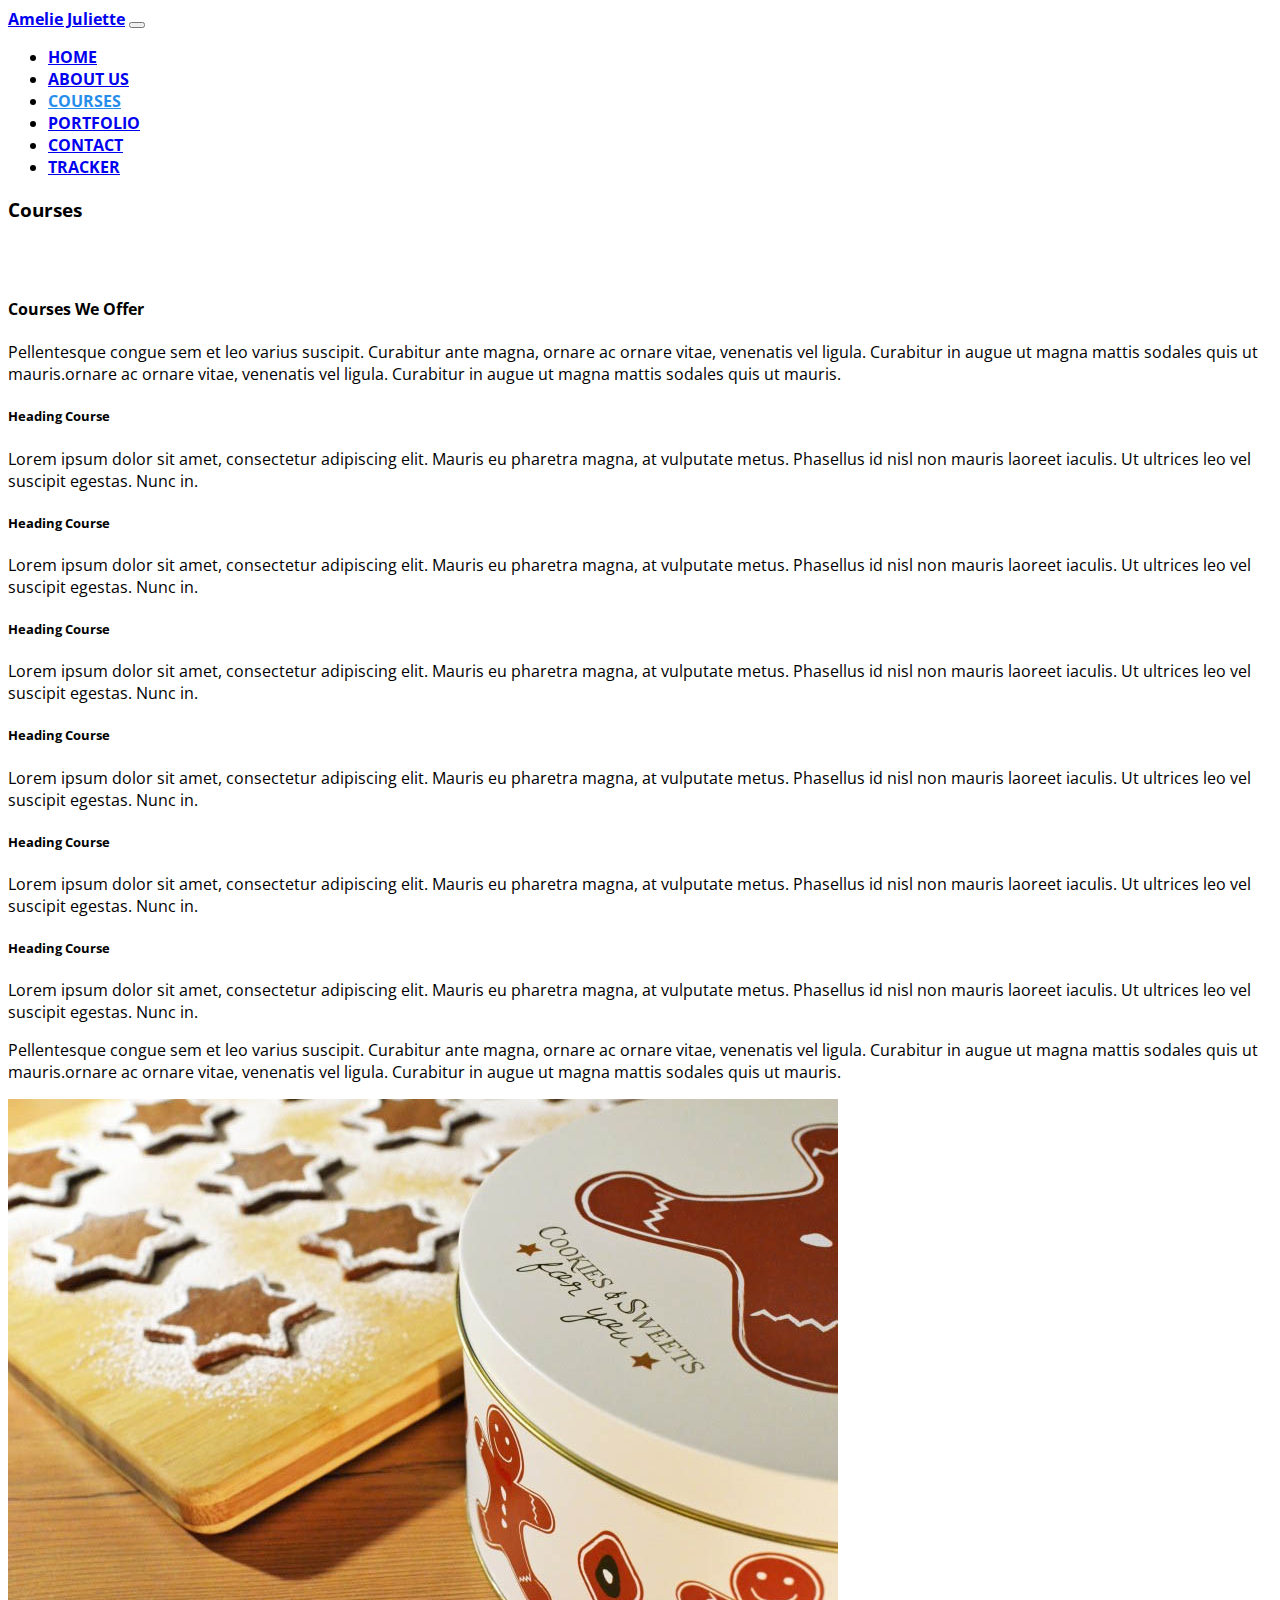
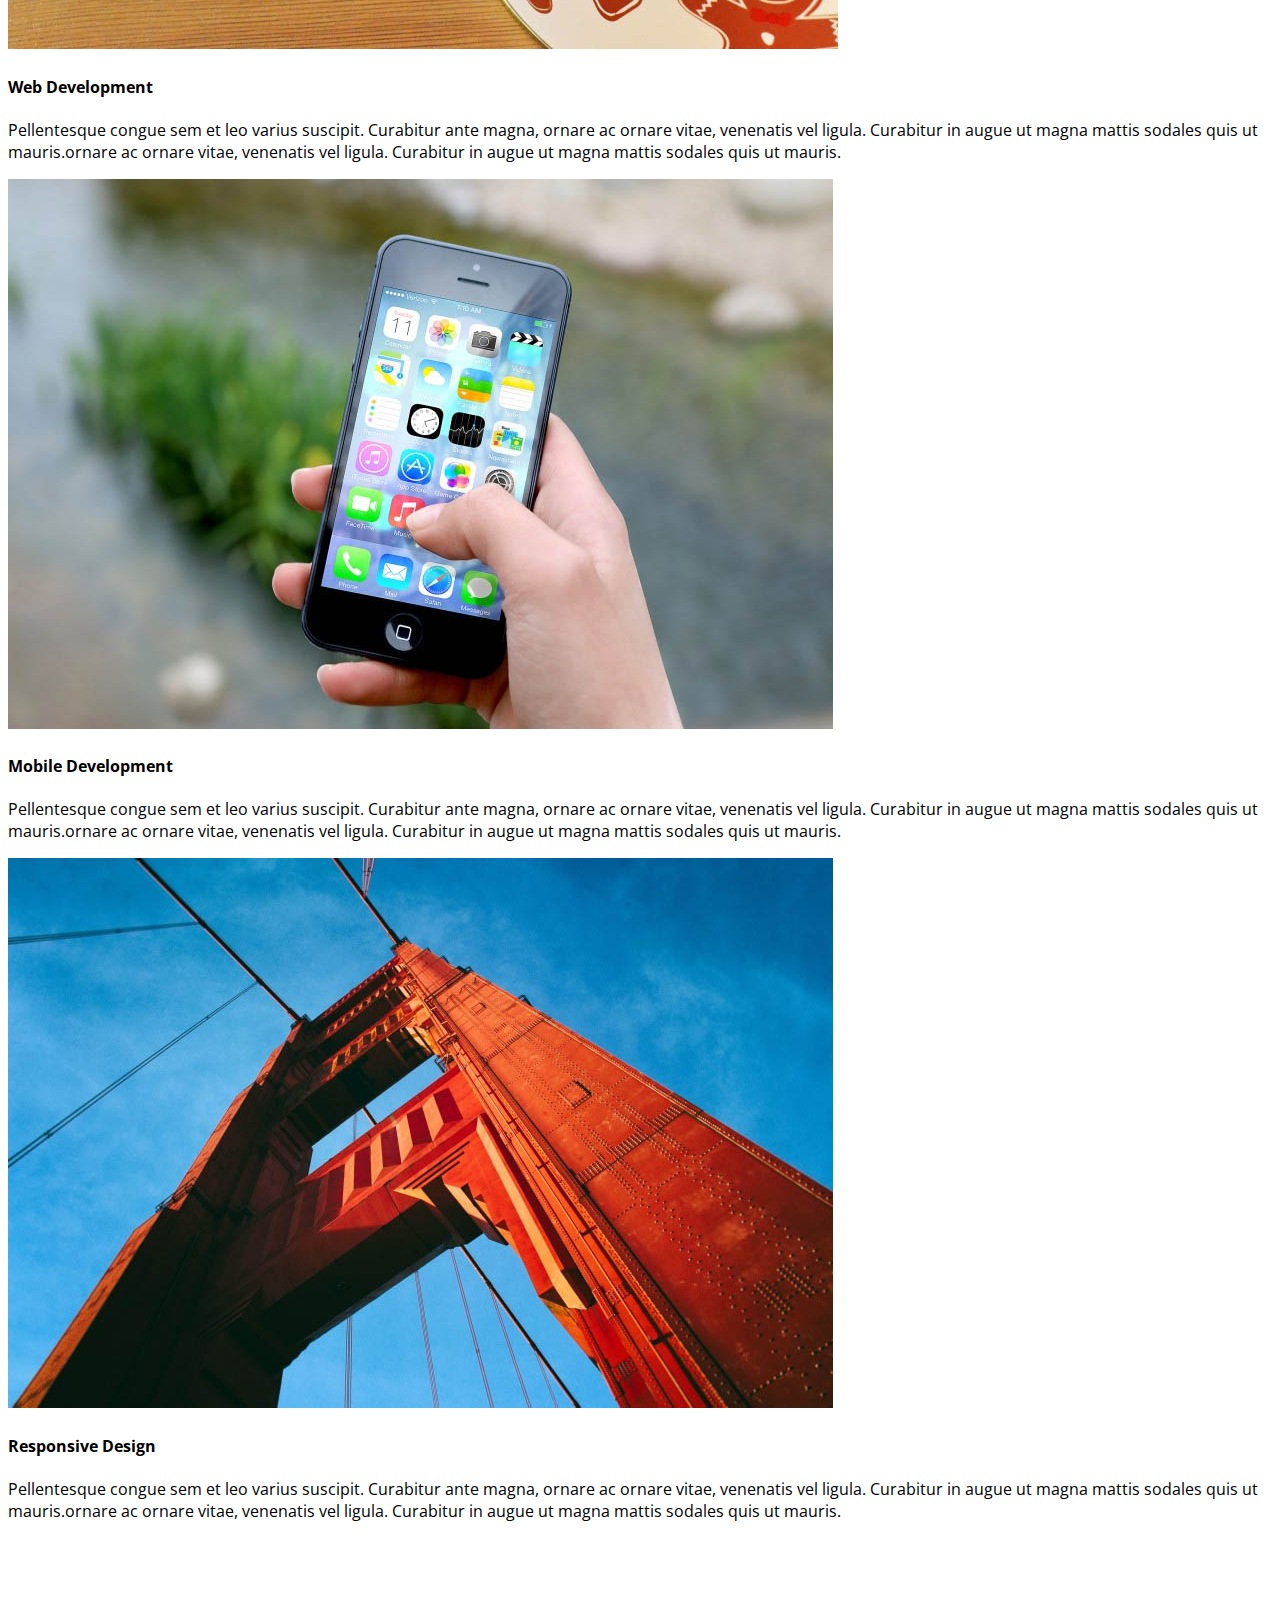
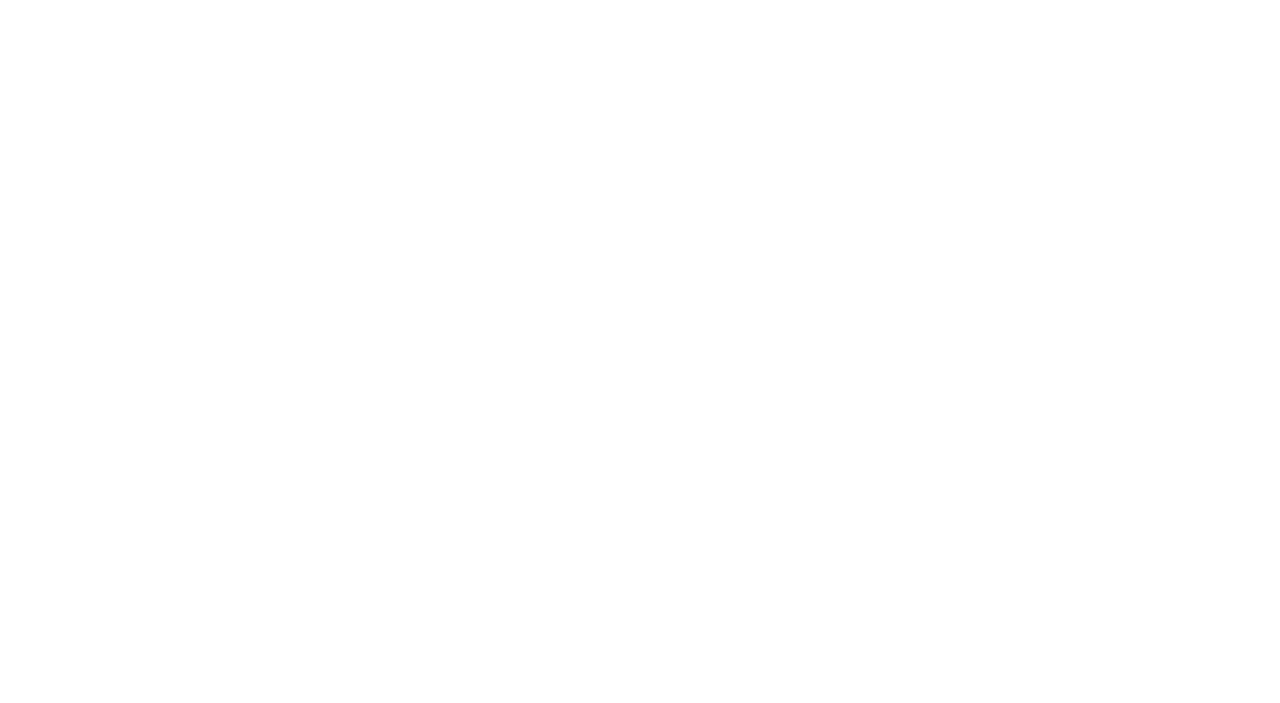
<file: courses.html>
<!DOCTYPE html>
<html lang="en">
  <head>
    <meta charset="utf-8" />
    <meta name="viewport" content="width=device-width, initial-scale=1" />
    <title>Amelie Juliette</title>
    <link
      href="https://cdn.jsdelivr.net/npm/bootstrap@5.3.2/dist/css/bootstrap.min.css"
      rel="stylesheet"
      integrity="sha384-T3c6CoIi6uLrA9TneNEoa7RxnatzjcDSCmG1MXxSR1GAsXEV/Dwwykc2MPK8M2HN"
      crossorigin="anonymous"
    />
    <link href="./assets/css/style.css" rel="stylesheet" />
  </head>

  <header>
    <nav class="navbar navbar-expand-lg container py-4 px-2">
      <a class="navbar-brand navBarTitle" href="./home.html">Amelie Juliette</a>
      <button
        class="navbar-toggler"
        type="button"
        data-bs-toggle="collapse"
        data-bs-target="#navbarText"
        aria-controls="navbarText"
        aria-expanded="false"
        aria-label="Toggle navigation"
      >
        <span class="navbar-toggler-icon"></span>
      </button>
      <div class="collapse navbar-collapse" id="navbarText">
        <ul class="navbar-nav ms-auto mb-2 mb-lg-0">
          <li class="nav-item">
            <a
              class="nav-link navBarMenu"
              aria-current="page"
              href="./home.html"
              >HOME</a
            >
          </li>
          <li class="nav-item">
            <a class="nav-link navBarMenu" href="./about.html">ABOUT US</a>
          </li>
          <li class="nav-item">
            <a class="nav-link active navBarMenu" href="./courses.html"
              >COURSES</a
            >
          </li>
          <li class="nav-item">
            <a class="nav-link navBarMenu" href="./portfolio.html">PORTFOLIO</a>
          </li>
          <li class="nav-item">
            <a class="nav-link navBarMenu" href="./contact.html">CONTACT</a>
          </li>
          <li class="nav-item">
            <a class="nav-link navBarMenu" href="./tracker.html">TRACKER</a>
          </li>
        </ul>
      </div>
    </nav>
  </header>
  <body>
    <section class="bg-primary" style="height: 80-x">
      <div class="container py-auto" style="height: 80px">
        <h3 class="m-0 text-white py-4 fw-bold">Courses</h3>
      </div>
    </section>

    <section class="container py-3">
      <h4 class="mt-3 py-3 fw-bold">Courses We Offer</h4>
      <p class="py-2">
        Pellentesque congue sem et leo varius suscipit. Curabitur ante magna,
        ornare ac ornare vitae, venenatis vel ligula. Curabitur in augue ut
        magna mattis sodales quis ut mauris.ornare ac ornare vitae, venenatis
        vel ligula. Curabitur in augue ut magna mattis sodales quis ut mauris.
      </p>
      <div class="justify-content-center align-content-center text-center">
        <div
          class="row row-cols-1 row-cols-xl-3 row-cols-xxl-3 row-cols-md-2 row-cols-sm-1 py-10"
        >
          <div class="col py-3">
            <div class="card bg-body-secondary" style="width: fit-content">
              <div class="card-body text-start">
                <h5 class="card-title fw-bold">Heading Course</h5>
                <p class="card-text py-2 pr-2">
                  Lorem ipsum dolor sit amet, consectetur adipiscing elit.
                  Mauris eu pharetra magna, at vulputate metus. Phasellus id
                  nisl non mauris laoreet iaculis. Ut ultrices leo vel suscipit
                  egestas. Nunc in.
                </p>
              </div>
            </div>
          </div>
          <div class="col py-3">
            <div class="card bg-body-secondary" style="width: fit-content">
              <div class="card-body text-start">
                <h5 class="card-title fw-bold">Heading Course</h5>
                <p class="card-text py-2 pr-2">
                  Lorem ipsum dolor sit amet, consectetur adipiscing elit.
                  Mauris eu pharetra magna, at vulputate metus. Phasellus id
                  nisl non mauris laoreet iaculis. Ut ultrices leo vel suscipit
                  egestas. Nunc in.
                </p>
              </div>
            </div>
          </div>

          <div class="col py-3">
            <div class="card bg-body-secondary" style="width: fit-content">
              <div class="card-body text-start">
                <h5 class="card-title fw-bold">Heading Course</h5>
                <p class="card-text py-2 pr-2">
                  Lorem ipsum dolor sit amet, consectetur adipiscing elit.
                  Mauris eu pharetra magna, at vulputate metus. Phasellus id
                  nisl non mauris laoreet iaculis. Ut ultrices leo vel suscipit
                  egestas. Nunc in.
                </p>
              </div>
            </div>
          </div>

          <div class="col py-3">
            <div class="card bg-body-secondary" style="width: fit-content">
              <div class="card-body text-start">
                <h5 class="card-title fw-bold">Heading Course</h5>
                <p class="card-text py-2 pr-2">
                  Lorem ipsum dolor sit amet, consectetur adipiscing elit.
                  Mauris eu pharetra magna, at vulputate metus. Phasellus id
                  nisl non mauris laoreet iaculis. Ut ultrices leo vel suscipit
                  egestas. Nunc in.
                </p>
              </div>
            </div>
          </div>

          <div class="col py-3">
            <div class="card bg-body-secondary" style="width: fit-content">
              <div class="card-body text-start">
                <h5 class="card-title fw-bold">Heading Course</h5>
                <p class="card-text py-2 pr-2">
                  Lorem ipsum dolor sit amet, consectetur adipiscing elit.
                  Mauris eu pharetra magna, at vulputate metus. Phasellus id
                  nisl non mauris laoreet iaculis. Ut ultrices leo vel suscipit
                  egestas. Nunc in.
                </p>
              </div>
            </div>
          </div>

          <div class="col py-3">
            <div class="card bg-body-secondary" style="width: fit-content">
              <div class="card-body text-start">
                <h5 class="card-title fw-bold">Heading Course</h5>
                <p class="card-text py-2 pr-2">
                  Lorem ipsum dolor sit amet, consectetur adipiscing elit.
                  Mauris eu pharetra magna, at vulputate metus. Phasellus id
                  nisl non mauris laoreet iaculis. Ut ultrices leo vel suscipit
                  egestas. Nunc in.
                </p>
              </div>
            </div>
          </div>
        </div>
      </div>
    </section>

    <section class="container py-2">
      <p>
        Pellentesque congue sem et leo varius suscipit. Curabitur ante magna,
        ornare ac ornare vitae, venenatis vel ligula. Curabitur in augue ut
        magna mattis sodales quis ut mauris.ornare ac ornare vitae, venenatis
        vel ligula. Curabitur in augue ut magna mattis sodales quis ut mauris.
      </p>
    </section>

    <section class="container py-3 mb-5">
      <div
        class="row row-cols-1 row-cols-xl-3 row-cols-xxl-3 row-cols-md-2 row-cols-sm-1 g-4"
      >
        <div class="col">
          <div class="card align-items-center">
            <img src="assets/img/service1.jpg" class="card-img-top rounded-0" />
            <div class="card-body mx-0 px-0">
              <h4 class="card-title py-2 fw-bold">Web Development</h4>
              <p class="card-text">
                Pellentesque congue sem et leo varius suscipit. Curabitur ante
                magna, ornare ac ornare vitae, venenatis vel ligula. Curabitur
                in augue ut magna mattis sodales quis ut mauris.ornare ac ornare
                vitae, venenatis vel ligula. Curabitur in augue ut magna mattis
                sodales quis ut mauris.
              </p>
            </div>
          </div>
        </div>

        <div class="col">
          <div class="card align-items-center">
            <img src="assets/img/service2.jpg" class="card-img-top rounded-0" />
            <div class="card-body mx-0 px-0">
              <h4 class="card-title py-2 fw-bold">Mobile Development</h4>
              <p class="card-text">
                Pellentesque congue sem et leo varius suscipit. Curabitur ante
                magna, ornare ac ornare vitae, venenatis vel ligula. Curabitur
                in augue ut magna mattis sodales quis ut mauris.ornare ac ornare
                vitae, venenatis vel ligula. Curabitur in augue ut magna mattis
                sodales quis ut mauris.
              </p>
            </div>
          </div>
        </div>

        <div class="col">
          <div class="card align-items-center">
            <img src="assets/img/service3.jpg" class="card-img-top rounded-0" />
            <div class="card-body mx-0 px-0">
              <h4 class="card-title py-2 fw-bold">Responsive Design</h4>
              <p class="card-text">
                Pellentesque congue sem et leo varius suscipit. Curabitur ante
                magna, ornare ac ornare vitae, venenatis vel ligula. Curabitur
                in augue ut magna mattis sodales quis ut mauris.ornare ac ornare
                vitae, venenatis vel ligula. Curabitur in augue ut magna mattis
                sodales quis ut mauris.
              </p>
            </div>
          </div>
        </div>
      </div>
    </section>

    <button
      type="button"
      class="btn btn-secondary btn-floating btn-lg"
      id="backToTopButton"
    >
      <svg
        xmlns="http://www.w3.org/2000/svg"
        height="1em"
        viewBox="0 0 512 512"
      >
        <!--! Font Awesome Free 6.4.2 by @fontawesome - https://fontawesome.com License - https://fontawesome.com/license (Commercial License) Copyright 2023 Fonticons, Inc. -->
        <style>
          svg {
            fill: #ffffff;
          }
        </style>
        <path
          d="M233.4 105.4c12.5-12.5 32.8-12.5 45.3 0l192 192c12.5 12.5 12.5 32.8 0 45.3s-32.8 12.5-45.3 0L256 173.3 86.6 342.6c-12.5 12.5-32.8 12.5-45.3 0s-12.5-32.8 0-45.3l192-192z"
        />
      </svg>
    </button>

    <script src="assets/js/backToTopButton.js"></script>

    <script
      src="https://cdn.jsdelivr.net/npm/bootstrap@5.3.2/dist/js/bootstrap.bundle.min.js"
      integrity="sha384-C6RzsynM9kWDrMNeT87bh95OGNyZPhcTNXj1NW7RuBCsyN/o0jlpcV8Qyq46cDfL"
      crossorigin="anonymous"
    ></script>
  </body>

  <footer class="py-3 bg-primary container-fluid footer">
    <div class="container pt-5 pb-2">
      <div
        class="row row-cols-1 row-cols-md-2 row-cols-xl-4 d-flex justify-content-between flex-column flex-lg-row"
      >
        <div class="col py-2" style="width: max-content">
          <h5 class="fw-bold">Our Contact</h5>
          <ul class="nav flex-column">
            <li class="nav-item mb-4">
              Amelie Juliette
              <br />
              Graha Family
              <br />
              Pin-21542 Indonesia, ID
            </li>
            <li class="nav-item mb-2">(123)456-789 - 1255-12584</li>
            <li class="nav-item mb-2">email@domainname.com</li>
          </ul>
        </div>

        <div class="col py-2" style="width: max-content">
          <h5 class="fw-bold">Quick Links</h5>
          <ul class="nav flex-column">
            <li class="nav-item mb-2">Latest Events</li>
            <li class="nav-item mb-2">Terms and Conditions</li>
            <li class="nav-item mb-2">Privary Policy</li>
            <li class="nav-item mb-2">Career</li>
            <li class="nav-item mb-2">Contact Us</li>
          </ul>
        </div>

        <div class="col py-2" style="width: max-content">
          <h5 class="fw-bold">Latest Posts</h5>
          <ul class="nav flex-column">
            <li class="nav-item mb-2">
              Lorem ipsum dolor sit amet, consectetur adipiscing elit.
            </li>
            <li class="nav-item mb-2">
              Lorem ipsum dolor sit amet, consectetur adipiscing elit.
            </li>
            <li class="nav-item mb-2">
              Lorem ipsum dolor sit amet, consectetur adipiscing elit.
            </li>
          </ul>
        </div>
        <div class="col py-2" style="width: max-content">
          <h5 class="fw-bold">Recent News</h5>
          <ul class="nav flex-column">
            <li class="nav-item mb-2">
              Lorem ipsum dolor sit amet, consectetur adipiscing elit.
            </li>
            <li class="nav-item mb-2">
              Lorem ipsum dolor sit amet, consectetur adipiscing elit.
            </li>
            <li class="nav-item mb-2">
              Lorem ipsum dolor sit amet, consectetur adipiscing elit.
            </li>
          </ul>
        </div>
      </div>

      <div
        class="d-flex flex-column flex-sm-row justify-content-between py-4 my-4 border-top"
      >
        <p>© 2023 Company, Inc. All rights reserved.</p>
        <ul class="list-unstyled d-flex">
          <li class="ms-3">
            <a class="link-body-emphasis" href="#">
              <svg
                xmlns="http://www.w3.org/2000/svg"
                height="1em"
                viewBox="0 0 320 512"
              >
                <!--! Font Awesome Free 6.4.2 by @fontawesome - https://fontawesome.com License - https://fontawesome.com/license (Commercial License) Copyright 2023 Fonticons, Inc. -->
                <path
                  d="M279.14 288l14.22-92.66h-88.91v-60.13c0-25.35 12.42-50.06 52.24-50.06h40.42V6.26S260.43 0 225.36 0c-73.22 0-121.08 44.38-121.08 124.72v70.62H22.89V288h81.39v224h100.17V288z"
                />
              </svg>
            </a>
          </li>
          <li class="ms-3">
            <a class="link-body-emphasis" href="#">
              <svg
                xmlns="http://www.w3.org/2000/svg"
                height="1em"
                viewBox="0 0 512 512"
              >
                <!--! Font Awesome Free 6.4.2 by @fontawesome - https://fontawesome.com License - https://fontawesome.com/license (Commercial License) Copyright 2023 Fonticons, Inc. -->
                <path
                  d="M459.37 151.716c.325 4.548.325 9.097.325 13.645 0 138.72-105.583 298.558-298.558 298.558-59.452 0-114.68-17.219-161.137-47.106 8.447.974 16.568 1.299 25.34 1.299 49.055 0 94.213-16.568 130.274-44.832-46.132-.975-84.792-31.188-98.112-72.772 6.498.974 12.995 1.624 19.818 1.624 9.421 0 18.843-1.3 27.614-3.573-48.081-9.747-84.143-51.98-84.143-102.985v-1.299c13.969 7.797 30.214 12.67 47.431 13.319-28.264-18.843-46.781-51.005-46.781-87.391 0-19.492 5.197-37.36 14.294-52.954 51.655 63.675 129.3 105.258 216.365 109.807-1.624-7.797-2.599-15.918-2.599-24.04 0-57.828 46.782-104.934 104.934-104.934 30.213 0 57.502 12.67 76.67 33.137 23.715-4.548 46.456-13.32 66.599-25.34-7.798 24.366-24.366 44.833-46.132 57.827 21.117-2.273 41.584-8.122 60.426-16.243-14.292 20.791-32.161 39.308-52.628 54.253z"
                />
              </svg>
            </a>
          </li>
          <li class="ms-3">
            <a class="link-body-emphasis" href="#">
              <svg
                xmlns="http://www.w3.org/2000/svg"
                height="1em"
                viewBox="0 0 448 512"
              >
                <!--! Font Awesome Free 6.4.2 by @fontawesome - https://fontawesome.com License - https://fontawesome.com/license (Commercial License) Copyright 2023 Fonticons, Inc. -->
                <style>
                  svg {
                    fill: #ffffff;
                  }
                </style>
                <path
                  d="M100.28 448H7.4V148.9h92.88zM53.79 108.1C24.09 108.1 0 83.5 0 53.8a53.79 53.79 0 0 1 107.58 0c0 29.7-24.1 54.3-53.79 54.3zM447.9 448h-92.68V302.4c0-34.7-.7-79.2-48.29-79.2-48.29 0-55.69 37.7-55.69 76.7V448h-92.78V148.9h89.08v40.8h1.3c12.4-23.5 42.69-48.3 87.88-48.3 94 0 111.28 61.9 111.28 142.3V448z"
                />
              </svg>
            </a>
          </li>
          <li class="ms-3">
            <a class="link-body-emphasis" href="#">
              <svg
                xmlns="http://www.w3.org/2000/svg"
                height="1em"
                viewBox="0 0 496 512"
              >
                <!--! Font Awesome Free 6.4.2 by @fontawesome - https://fontawesome.com License - https://fontawesome.com/license (Commercial License) Copyright 2023 Fonticons, Inc. -->
                <style>
                  svg {
                    fill: #ffffff;
                  }
                </style>
                <path
                  d="M496 256c0 137-111 248-248 248-25.6 0-50.2-3.9-73.4-11.1 10.1-16.5 25.2-43.5 30.8-65 3-11.6 15.4-59 15.4-59 8.1 15.4 31.7 28.5 56.8 28.5 74.8 0 128.7-68.8 128.7-154.3 0-81.9-66.9-143.2-152.9-143.2-107 0-163.9 71.8-163.9 150.1 0 36.4 19.4 81.7 50.3 96.1 4.7 2.2 7.2 1.2 8.3-3.3.8-3.4 5-20.3 6.9-28.1.6-2.5.3-4.7-1.7-7.1-10.1-12.5-18.3-35.3-18.3-56.6 0-54.7 41.4-107.6 112-107.6 60.9 0 103.6 41.5 103.6 100.9 0 67.1-33.9 113.6-78 113.6-24.3 0-42.6-20.1-36.7-44.8 7-29.5 20.5-61.3 20.5-82.6 0-19-10.2-34.9-31.4-34.9-24.9 0-44.9 25.7-44.9 60.2 0 22 7.4 36.8 7.4 36.8s-24.5 103.8-29 123.2c-5 21.4-3 51.6-.9 71.2C65.4 450.9 0 361.1 0 256 0 119 111 8 248 8s248 111 248 248z"
                />
              </svg>
            </a>
          </li>

          <li class="ms-3">
            <a class="link-body-emphasis" href="#">
              <svg
                xmlns="http://www.w3.org/2000/svg"
                height="1em"
                viewBox="0 0 640 512"
              >
                <!--! Font Awesome Free 6.4.2 by @fontawesome - https://fontawesome.com License - https://fontawesome.com/license (Commercial License) Copyright 2023 Fonticons, Inc. -->
                <style>
                  svg {
                    fill: #ffffff;
                  }
                </style>
                <path
                  d="M386.061 228.496c1.834 9.692 3.143 19.384 3.143 31.956C389.204 370.205 315.599 448 204.8 448c-106.084 0-192-85.915-192-192s85.916-192 192-192c51.864 0 95.083 18.859 128.611 50.292l-52.126 50.03c-14.145-13.621-39.028-29.599-76.485-29.599-65.484 0-118.92 54.221-118.92 121.277 0 67.056 53.436 121.277 118.92 121.277 75.961 0 104.513-54.745 108.965-82.773H204.8v-66.009h181.261zm185.406 6.437V179.2h-56.001v55.733h-55.733v56.001h55.733v55.733h56.001v-55.733H627.2v-56.001h-55.733z"
                />
              </svg>
            </a>
          </li>
        </ul>
      </div>
    </div>
  </footer>
</html>
</file>
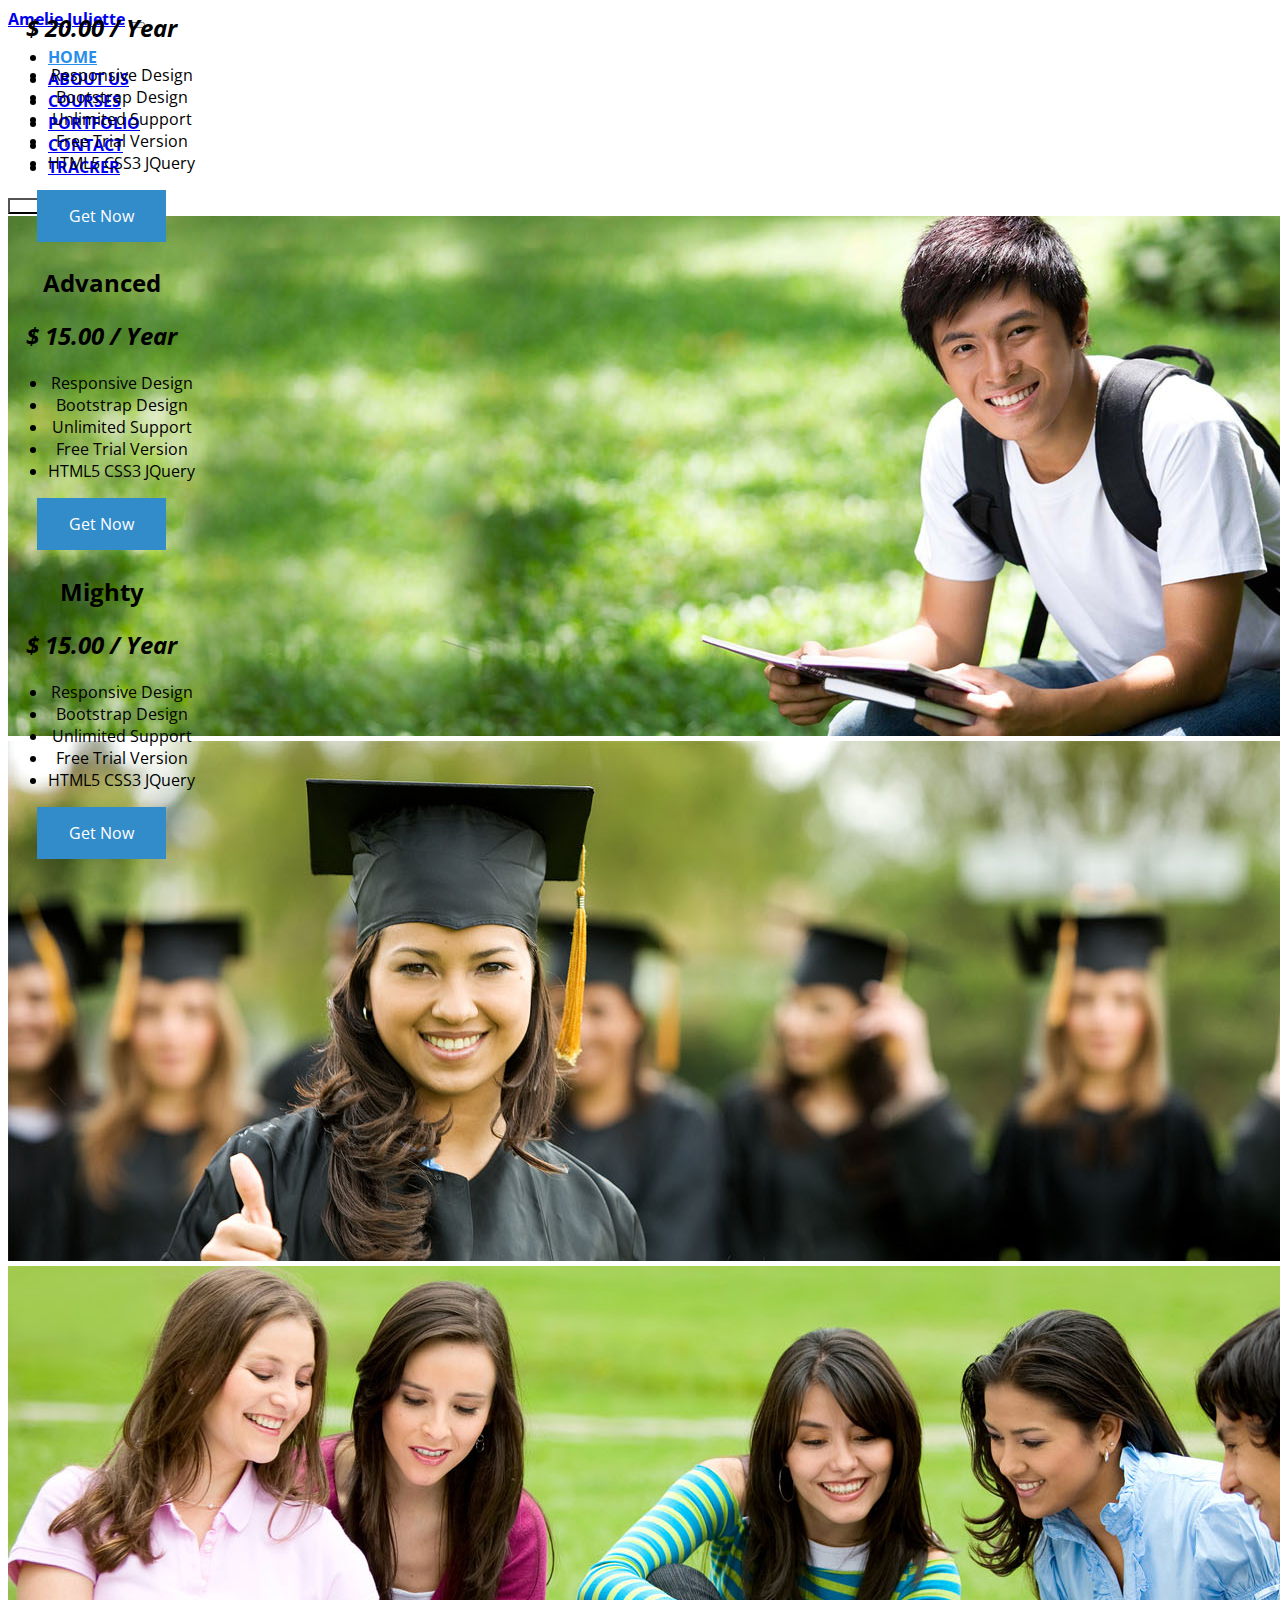
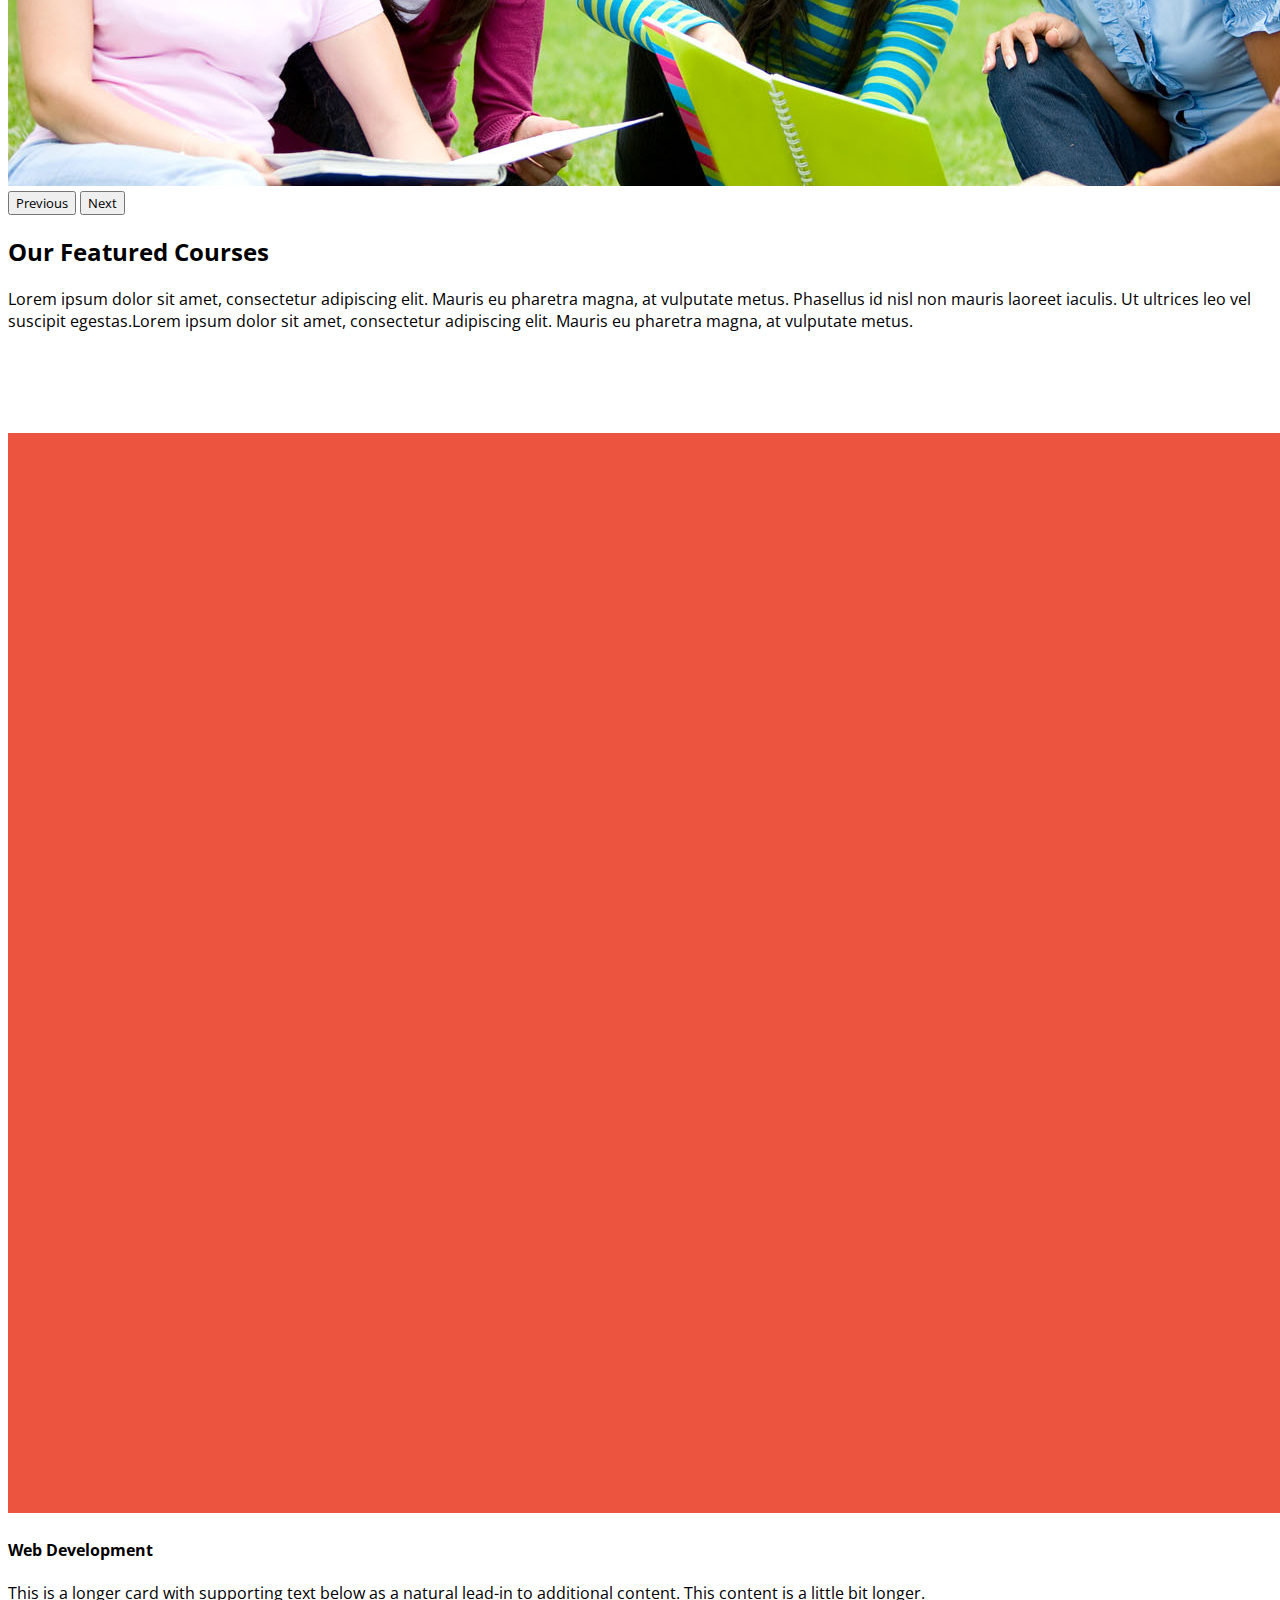
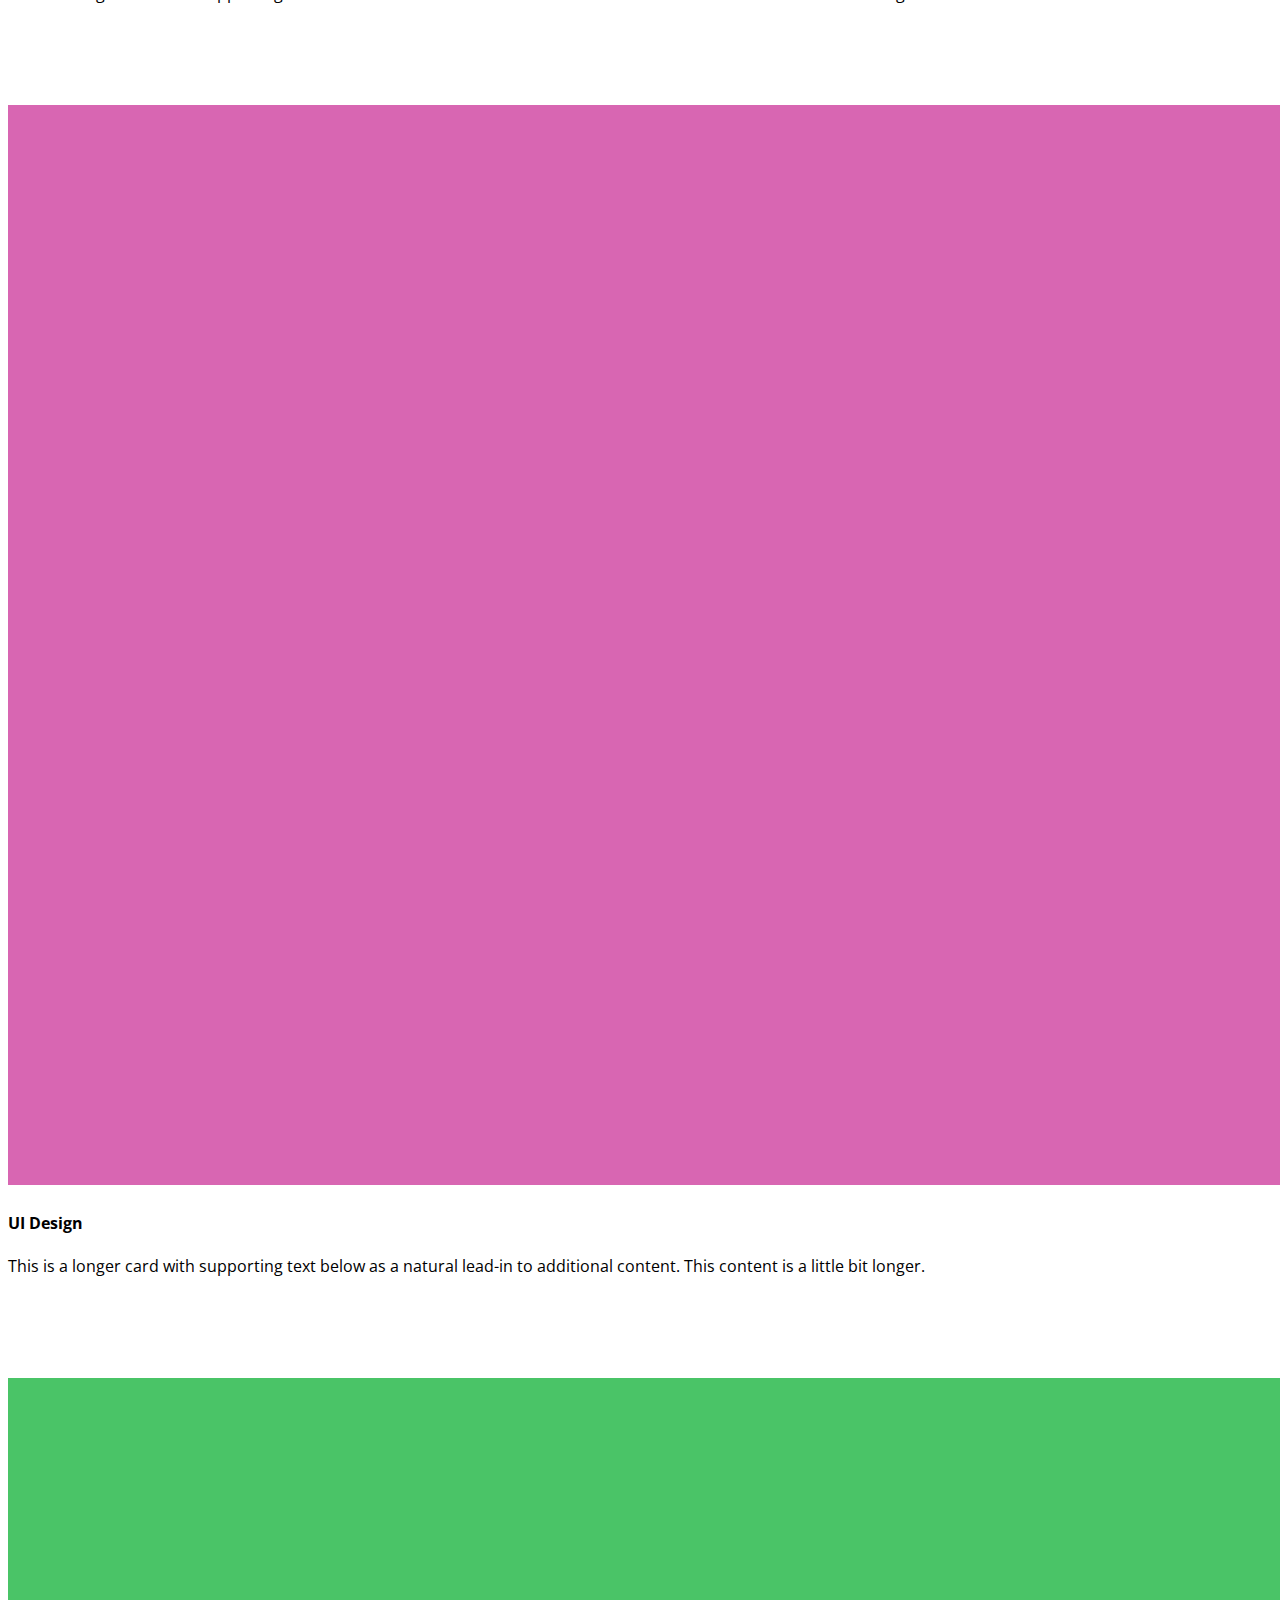
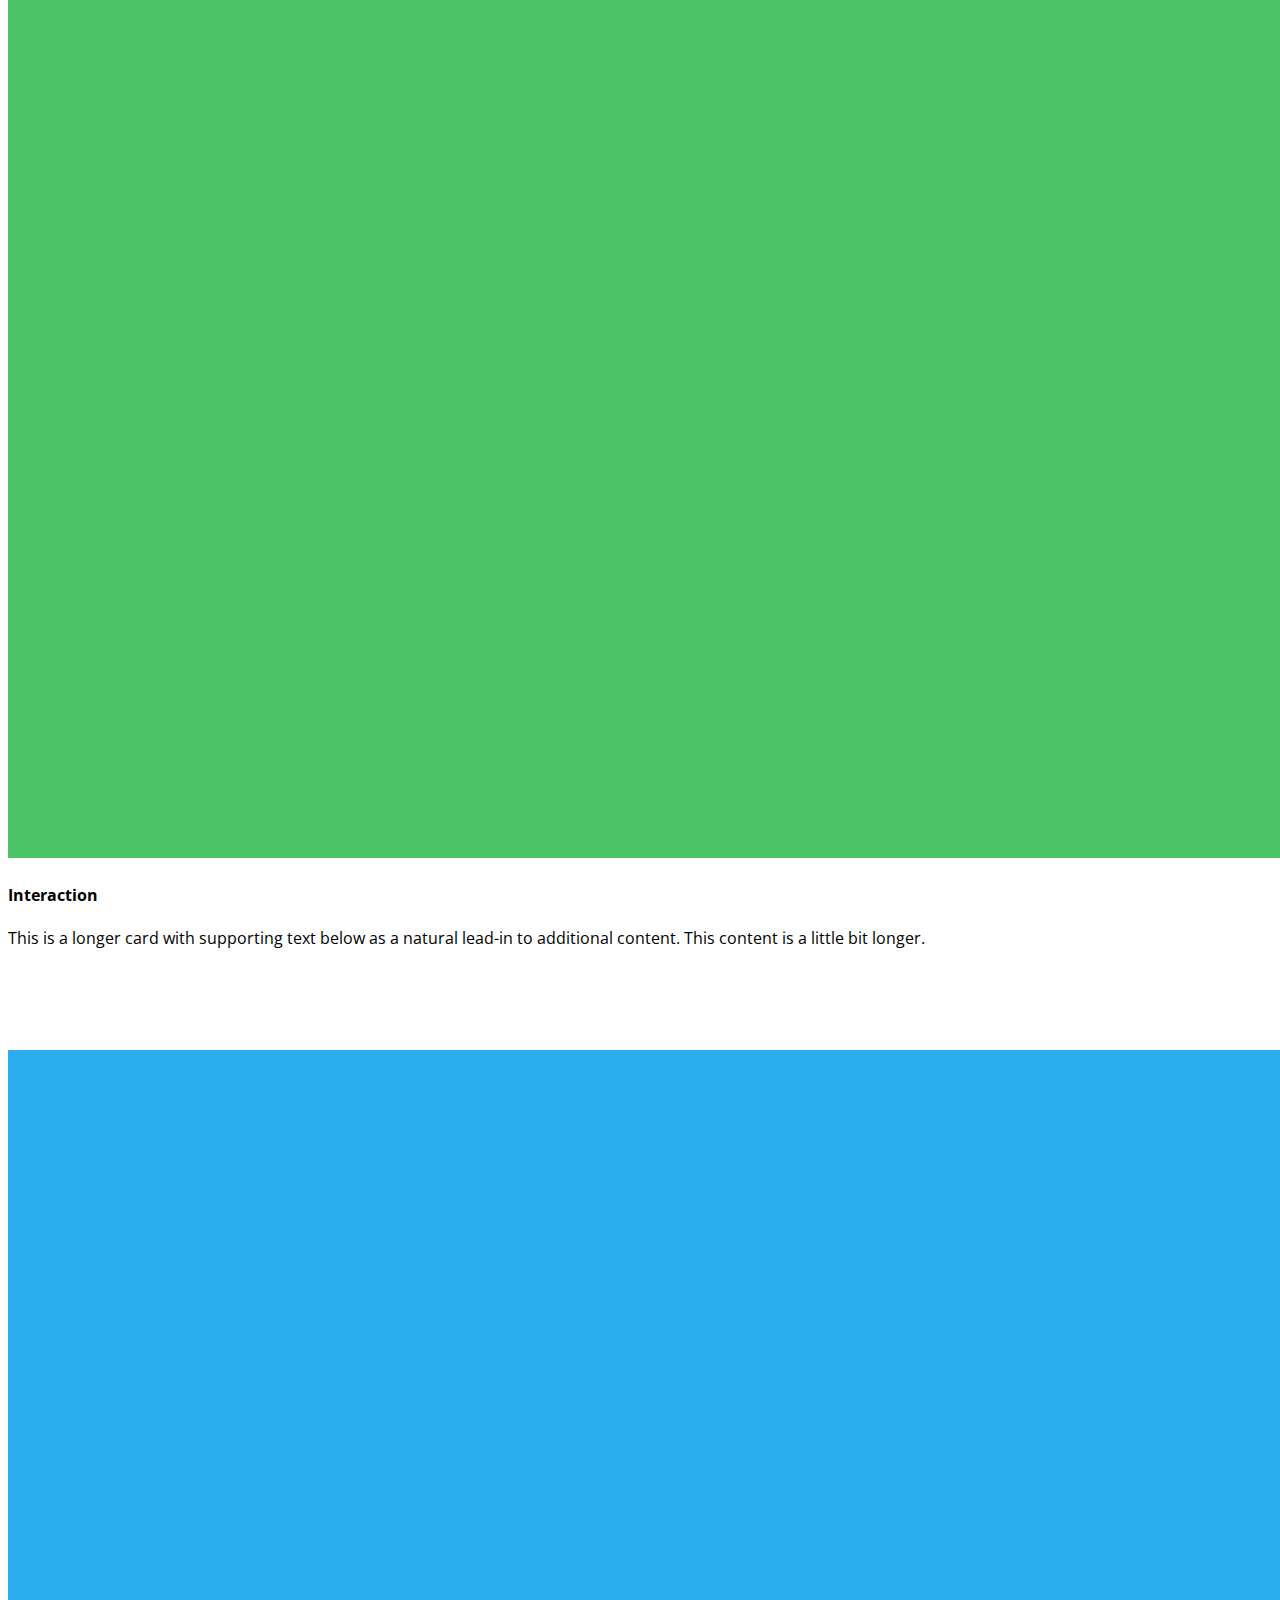
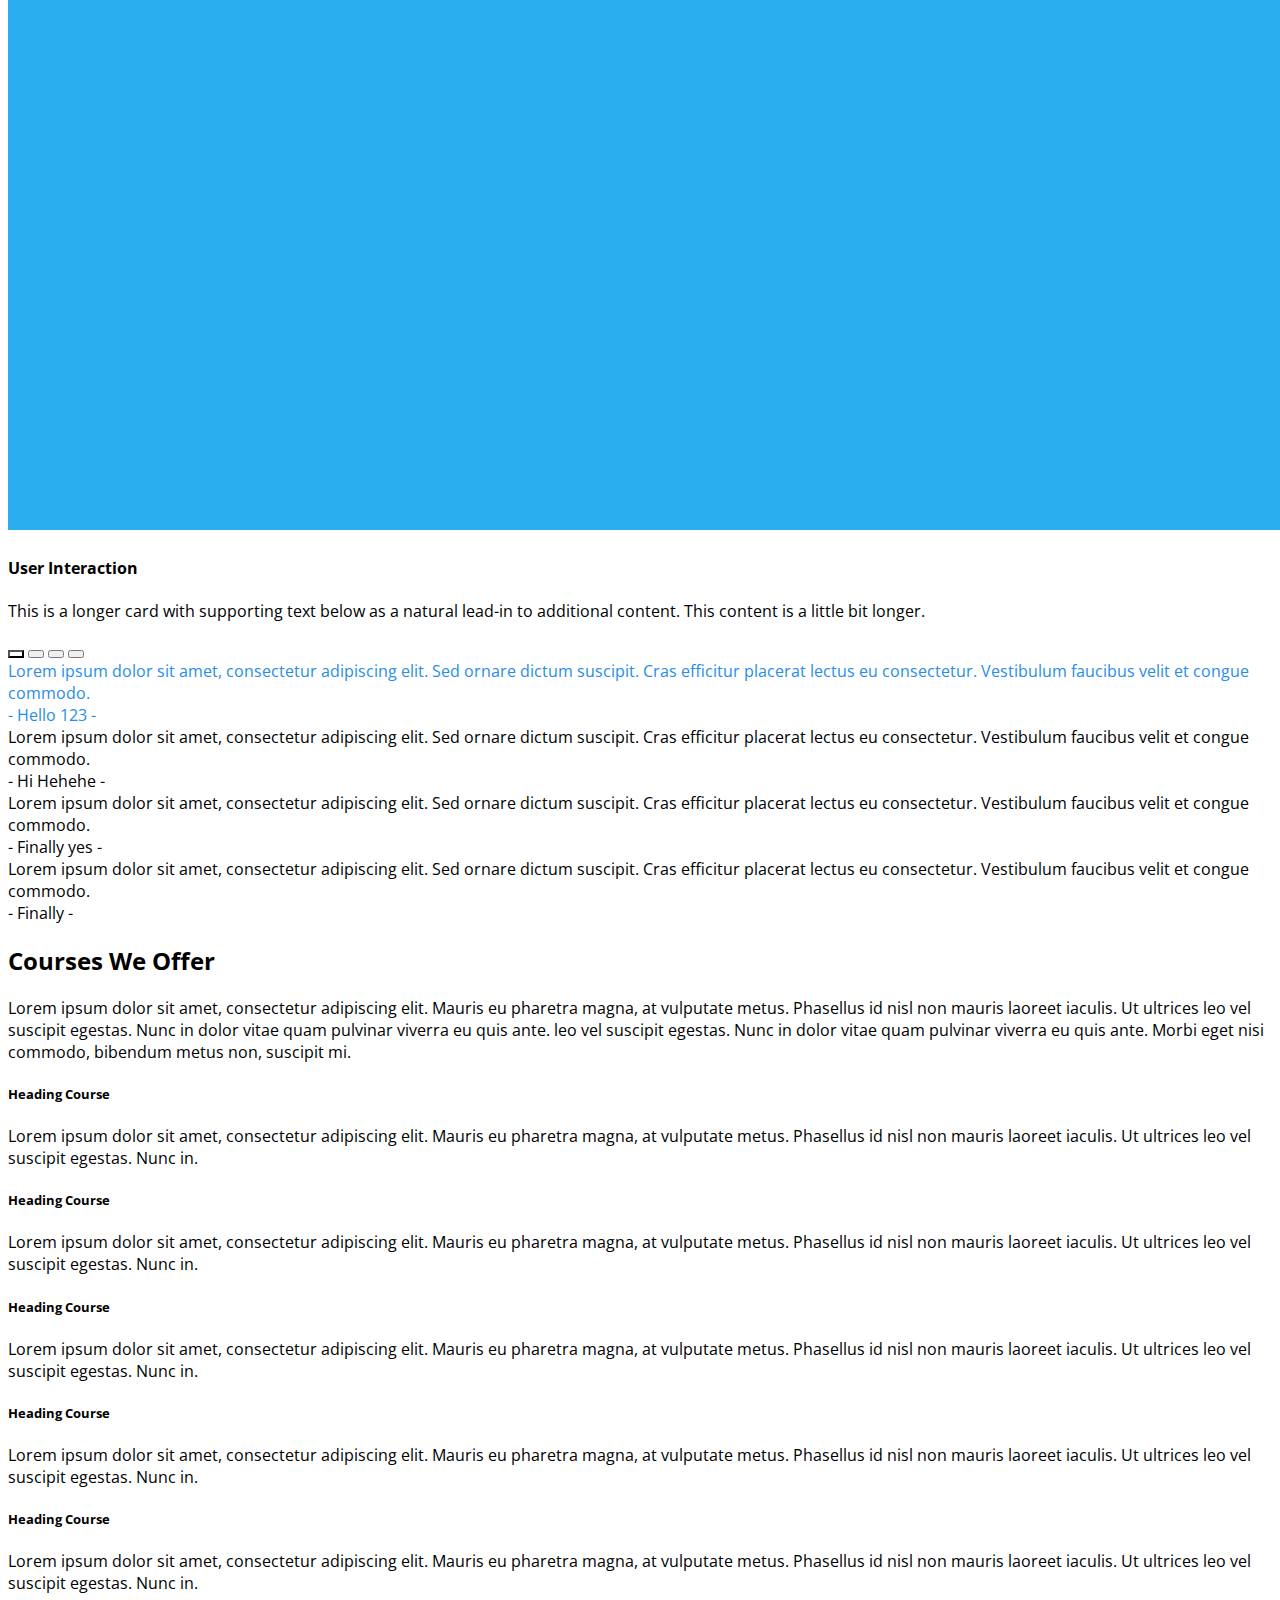
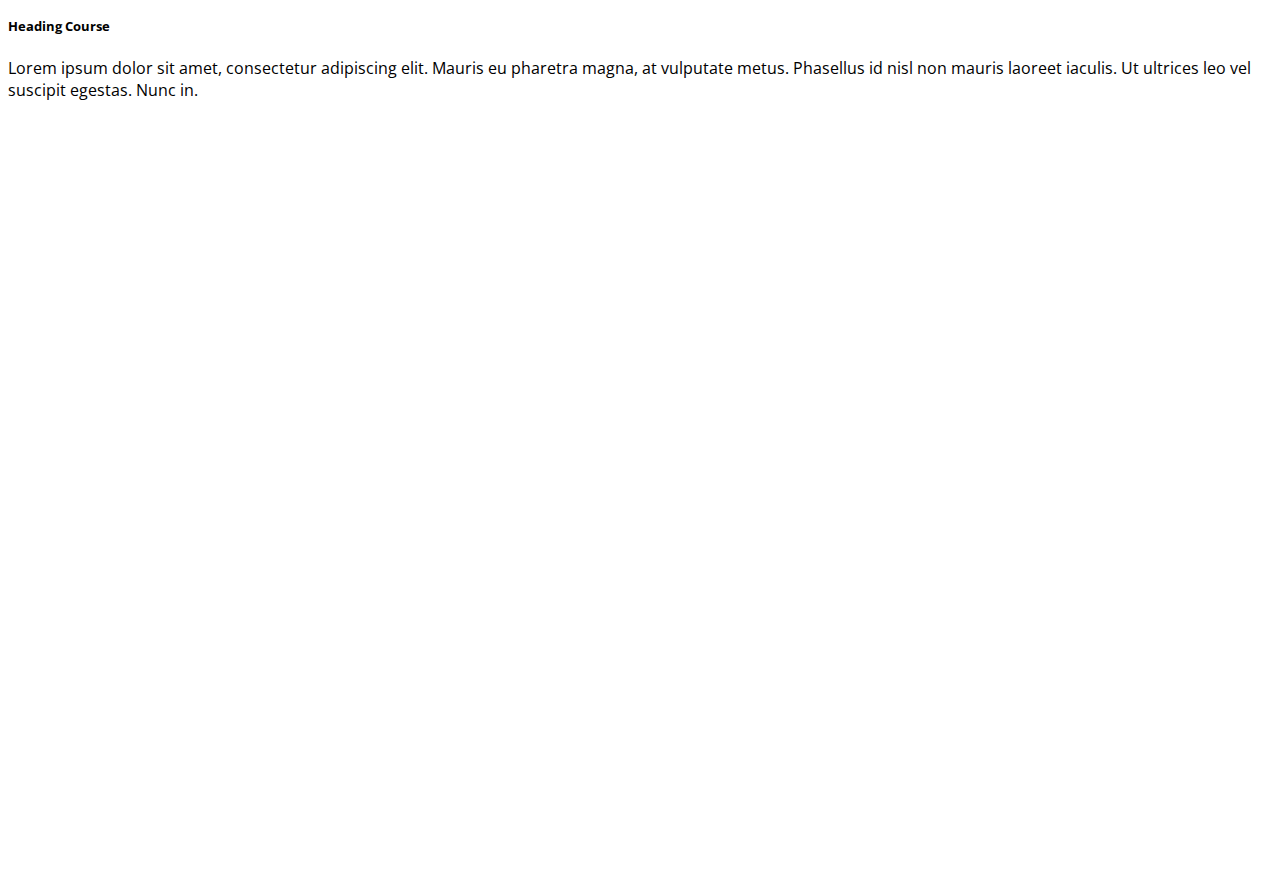
<file: home.html>
<!DOCTYPE html>
<html lang="en">
  <head>
    <meta charset="utf-8" />
    <meta name="viewport" content="width=device-width, initial-scale=1" />
    <title>Amelie Juliette</title>
    <link
      href="https://cdn.jsdelivr.net/npm/bootstrap@5.3.2/dist/css/bootstrap.min.css"
      rel="stylesheet"
      integrity="sha384-T3c6CoIi6uLrA9TneNEoa7RxnatzjcDSCmG1MXxSR1GAsXEV/Dwwykc2MPK8M2HN"
      crossorigin="anonymous"
    />
    <link href="./assets/css/style.css" rel="stylesheet" />
  </head>

  <header>
    <nav class="navbar navbar-expand-lg container py-4 px-2">
      <a class="navbar-brand navBarTitle" href="./home.html">Amelie Juliette</a>
      <button
        class="navbar-toggler"
        type="button"
        data-bs-toggle="collapse"
        data-bs-target="#navbarText"
        aria-controls="navbarText"
        aria-expanded="false"
        aria-label="Toggle navigation"
      >
        <span class="navbar-toggler-icon"></span>
      </button>
      <div class="collapse navbar-collapse" id="navbarText">
        <ul class="navbar-nav ms-auto mb-2 mb-lg-0">
          <li class="nav-item">
            <a
              class="nav-link active navBarMenu"
              aria-current="page"
              href="./home.html"
              >HOME</a
            >
          </li>
          <li class="nav-item">
            <a class="nav-link navBarMenu" href="./about.html">ABOUT US</a>
          </li>
          <li class="nav-item">
            <a class="nav-link navBarMenu" href="./courses.html">COURSES</a>
          </li>
          <li class="nav-item">
            <a class="nav-link navBarMenu" href="./portfolio.html">PORTFOLIO</a>
          </li>
          <li class="nav-item">
            <a class="nav-link navBarMenu" href="./contact.html">CONTACT</a>
          </li>
          <li class="nav-item">
            <a class="nav-link navBarMenu" href="./tracker.html">TRACKER</a>
          </li>
        </ul>
      </div>
    </nav>
  </header>
  <body>
    <section>
      <div id="imageCarousel" class="carousel slide imageCarousel">
        <div class="carousel-indicators">
          <button
            type="button"
            data-bs-target="#imageCarousel"
            data-bs-slide-to="0"
            class="active rounded-pill"
            aria-current="true"
            aria-label="Slide 1"
            style="height: 16px; width: 48px"
          ></button>
          <button
            type="button"
            data-bs-target="#imageCarousel"
            data-bs-slide-to="1"
            aria-label="Slide 2"
            class="rounded-pill"
            style="height: 16px; width: 48px"
          ></button>
          <button
            type="button"
            data-bs-target="#imageCarousel"
            data-bs-slide-to="2"
            aria-label="Slide 3"
            class="rounded-pill"
            style="height: 16px; width: 48px"
          ></button>
        </div>
        <div class="carousel-inner py-3">
          <div class="carousel-item active" data-bs-interval="10000">
            <img src="./assets/img/slides/1.jpg" class="d-block w-100" />
          </div>
          <div class="carousel-item" data-bs-interval="2000">
            <img src="./assets/img/slides/2.jpg" class="d-block w-100" />
          </div>
          <div class="carousel-item">
            <img src="./assets/img/slides/3.jpg" class="d-block w-100" />

            <div
              class="position-absolute d-none d-md-block bg-white bg-opacity-50 imgCarouselCaption"
            >
              <div class="card mx-auto rounded-0 w-25 bg-white bg-opacity-75">
                <div class="card-body">
                  <h1 class="py-1 text-black">
                    <strong>College Education</strong>
                  </h1>
                  <h3 class="py-2 text-black">Awesome Template Get it Now!</h3>
                  <button
                    type="button"
                    class="modalButton"
                    data-bs-toggle="modal"
                    data-bs-target="#pricingModal"
                  >
                    See Pricing
                  </button>
                </div>
              </div>

              <!-- Modal -->
              <div
                class="modal fade"
                id="pricingModal"
                tabindex="-1"
                aria-labelledby="exampleModalLabel"
                aria-hidden="true"
              >
                <div class="modal-dialog modal-xl">
                  <div class="modal-content d-flex justify-content-center">
                    <div class="modal-header">
                      <h1
                        class="modal-title fs-5 text-black"
                        id="exampleModalLabel"
                      >
                        Pricing
                      </h1>
                      <button
                        type="button"
                        class="btn-close"
                        data-bs-dismiss="modal"
                        aria-label="Close"
                      ></button>
                    </div>
                    <div class="modal-body modal-xl">
                      <div class="d-flex justify-content-between">
                        <div class="card mx-2" style="width: max-content">
                          <div class="card-header">
                            <h2 class="py-3">Basic</h2>
                            <h2 class="py-3 text-primary">
                              <i>$ 15.00 / Year</i>
                            </h2>
                          </div>
                          <ul class="list-group list-group-flush">
                            <li class="list-group-item py-3">
                              Responsive Design
                            </li>
                            <li class="list-group-item py-3">
                              Bootstrap Design
                            </li>
                            <li class="list-group-item py-3">
                              Unlimited Support
                            </li>
                            <li class="list-group-item py-3">
                              Free Trial Version
                            </li>
                            <li class="list-group-item py-3">
                              HTML5 CSS3 JQuery
                            </li>
                          </ul>
                          <div class="card-footer py-5">
                            <button type="button" class="modalButton">
                              Get Now
                            </button>
                          </div>
                        </div>

                        <div class="card mx-2" style="width: max-content">
                          <div class="card-header">
                            <h2 class="py-3">Standard</h2>
                            <h2 class="py-3 text-primary">
                              <i>$ 20.00 / Year</i>
                            </h2>
                          </div>
                          <ul class="list-group list-group-flush">
                            <li class="list-group-item py-3">
                              Responsive Design
                            </li>
                            <li class="list-group-item py-3">
                              Bootstrap Design
                            </li>
                            <li class="list-group-item py-3">
                              Unlimited Support
                            </li>
                            <li class="list-group-item py-3">
                              Free Trial Version
                            </li>
                            <li class="list-group-item py-3">
                              HTML5 CSS3 JQuery
                            </li>
                          </ul>
                          <div class="card-footer py-5">
                            <button type="button" class="modalButton">
                              Get Now
                            </button>
                          </div>
                        </div>

                        <div class="card mx-2" style="width: max-content">
                          <div class="card-header">
                            <h2 class="py-3">Advanced</h2>
                            <h2 class="py-3 text-primary">
                              <i>$ 15.00 / Year</i>
                            </h2>
                          </div>
                          <ul class="list-group list-group-flush">
                            <li class="list-group-item py-3">
                              Responsive Design
                            </li>
                            <li class="list-group-item py-3">
                              Bootstrap Design
                            </li>
                            <li class="list-group-item py-3">
                              Unlimited Support
                            </li>
                            <li class="list-group-item py-3">
                              Free Trial Version
                            </li>
                            <li class="list-group-item py-3">
                              HTML5 CSS3 JQuery
                            </li>
                          </ul>
                          <div class="card-footer py-5">
                            <button type="button" class="modalButton">
                              Get Now
                            </button>
                          </div>
                        </div>

                        <div class="card mx-2" style="width: max-content">
                          <div class="card-header">
                            <h2 class="py-3">Mighty</h2>
                            <h2 class="py-3 text-primary">
                              <i>$ 15.00 / Year</i>
                            </h2>
                          </div>
                          <ul class="list-group list-group-flush">
                            <li class="list-group-item py-3">
                              Responsive Design
                            </li>
                            <li class="list-group-item py-3">
                              Bootstrap Design
                            </li>
                            <li class="list-group-item py-3">
                              Unlimited Support
                            </li>
                            <li class="list-group-item py-3">
                              Free Trial Version
                            </li>
                            <li class="list-group-item py-3">
                              HTML5 CSS3 JQuery
                            </li>
                          </ul>
                          <div class="card-footer py-5">
                            <button type="button" class="modalButton">
                              Get Now
                            </button>
                          </div>
                        </div>
                      </div>
                    </div>
                  </div>
                </div>
              </div>
            </div>
          </div>
        </div>
        <button
          class="carousel-control-prev"
          type="button"
          data-bs-target="#imageCarousel"
          data-bs-slide="prev"
        >
          <span class="carousel-control-prev-icon" aria-hidden="true"></span>
          <span class="visually-hidden">Previous</span>
        </button>
        <button
          class="carousel-control-next"
          type="button"
          data-bs-target="#imageCarousel"
          data-bs-slide="next"
        >
          <span class="carousel-control-next-icon" aria-hidden="true"></span>
          <span class="visually-hidden">Next</span>
        </button>
      </div>
    </section>

    <section
      class="container justify-content-center align-content-center text-center py-5"
    >
      <h2 class="py-3">Our Featured Courses</h2>
      <p class="">
        Lorem ipsum dolor sit amet, consectetur adipiscing elit. Mauris eu
        pharetra magna, at vulputate metus. Phasellus id nisl non mauris laoreet
        iaculis. Ut ultrices leo vel suscipit egestas.Lorem ipsum dolor sit
        amet, consectetur adipiscing elit. Mauris eu pharetra magna, at
        vulputate metus.
      </p>
    </section>

    <section class="container py-2">
      <div
        class="row row-cols-1 row-cols-xl-4 row-cols-xxl-4 row-cols-md-2 row-cols-sm-1 g-4"
      >
        <div class="col">
          <div class="card align-items-center">
            <div
              class="card-img-overlay d-flex justify-content-center align-content-center py-5"
            >
              <svg
                xmlns="http://www.w3.org/2000/svg"
                height="5em"
                viewBox="0 0 576 512"
              >
                <!--! Font Awesome Free 6.4.2 by @fontawesome - https://fontawesome.com License - https://fontawesome.com/license (Commercial License) Copyright 2023 Fonticons, Inc. -->
                <style>
                  svg {
                    fill: #ffffff;
                  }
                </style>
                <path
                  d="M400 0H176c-26.5 0-48.1 21.8-47.1 48.2c.2 5.3 .4 10.6 .7 15.8H24C10.7 64 0 74.7 0 88c0 92.6 33.5 157 78.5 200.7c44.3 43.1 98.3 64.8 138.1 75.8c23.4 6.5 39.4 26 39.4 45.6c0 20.9-17 37.9-37.9 37.9H192c-17.7 0-32 14.3-32 32s14.3 32 32 32H384c17.7 0 32-14.3 32-32s-14.3-32-32-32H357.9C337 448 320 431 320 410.1c0-19.6 15.9-39.2 39.4-45.6c39.9-11 93.9-32.7 138.2-75.8C542.5 245 576 180.6 576 88c0-13.3-10.7-24-24-24H446.4c.3-5.2 .5-10.4 .7-15.8C448.1 21.8 426.5 0 400 0zM48.9 112h84.4c9.1 90.1 29.2 150.3 51.9 190.6c-24.9-11-50.8-26.5-73.2-48.3c-32-31.1-58-76-63-142.3zM464.1 254.3c-22.4 21.8-48.3 37.3-73.2 48.3c22.7-40.3 42.8-100.5 51.9-190.6h84.4c-5.1 66.3-31.1 111.2-63 142.3z"
                />
              </svg>
            </div>

            <img
              src="assets/img/red.png"
              class="card-img-top bg-danger rounded-3"
            />
            <div class="card-body bg-body-secondary rounded-3">
              <h4 class="card-title py-2 fw-bold">Web Development</h4>
              <p class="card-text">
                This is a longer card with supporting text below as a natural
                lead-in to additional content. This content is a little bit
                longer.
              </p>
            </div>
          </div>
        </div>
        <div class="col">
          <div class="card">
            <div
              class="card-img-overlay d-flex justify-content-center align-content-center py-5"
            >
              <svg
                xmlns="http://www.w3.org/2000/svg"
                height="5em"
                viewBox="0 0 512 512"
              >
                <!--! Font Awesome Free 6.4.2 by @fontawesome - https://fontawesome.com License - https://fontawesome.com/license (Commercial License) Copyright 2023 Fonticons, Inc. -->
                <style>
                  svg {
                    fill: #ffffff;
                  }
                </style>
                <path
                  d="M448 80c8.8 0 16 7.2 16 16V415.8l-5-6.5-136-176c-4.5-5.9-11.6-9.3-19-9.3s-14.4 3.4-19 9.3L202 340.7l-30.5-42.7C167 291.7 159.8 288 152 288s-15 3.7-19.5 10.1l-80 112L48 416.3l0-.3V96c0-8.8 7.2-16 16-16H448zM64 32C28.7 32 0 60.7 0 96V416c0 35.3 28.7 64 64 64H448c35.3 0 64-28.7 64-64V96c0-35.3-28.7-64-64-64H64zm80 192a48 48 0 1 0 0-96 48 48 0 1 0 0 96z"
                />
              </svg>
            </div>

            <img src="./assets/img/pink.png" class="card-img-top rounded-3" />
            <div class="card-body bg-body-secondary rounded-3">
              <h4 class="card-title py-2 fw-bold">UI Design</h4>
              <p class="card-text">
                This is a longer card with supporting text below as a natural
                lead-in to additional content. This content is a little bit
                longer.
              </p>
            </div>
          </div>
        </div>
        <div class="col">
          <div class="card">
            <div
              class="card-img-overlay d-flex justify-content-center align-content-center py-5"
            >
              <svg
                xmlns="http://www.w3.org/2000/svg"
                height="5em"
                viewBox="0 0 576 512"
              >
                <!--! Font Awesome Free 6.4.2 by @fontawesome - https://fontawesome.com License - https://fontawesome.com/license (Commercial License) Copyright 2023 Fonticons, Inc. -->
                <style>
                  svg {
                    fill: #ffffff;
                  }
                </style>
                <path
                  d="M64 0C28.7 0 0 28.7 0 64V352c0 35.3 28.7 64 64 64H240l-10.7 32H160c-17.7 0-32 14.3-32 32s14.3 32 32 32H416c17.7 0 32-14.3 32-32s-14.3-32-32-32H346.7L336 416H512c35.3 0 64-28.7 64-64V64c0-35.3-28.7-64-64-64H64zM512 64V288H64V64H512z"
                />
              </svg>
            </div>
            <img
              src="./assets/img/green.png"
              class="card-img-top rounded-3"
              alt="..."
            />
            <div class="card-body bg-body-secondary rounded-3">
              <h4 class="card-title py-2 fw-bold">Interaction</h4>
              <p class="card-text">
                This is a longer card with supporting text below as a natural
                lead-in to additional content. This content is a little bit
                longer.
              </p>
            </div>
          </div>
        </div>
        <div class="col">
          <div class="card">
            <div
              class="card-img-overlay d-flex justify-content-center align-content-center py-5"
            >
              <svg
                xmlns="http://www.w3.org/2000/svg"
                height="5em"
                viewBox="0 0 512 512"
              >
                <!--! Font Awesome Free 6.4.2 by @fontawesome - https://fontawesome.com License - https://fontawesome.com/license (Commercial License) Copyright 2023 Fonticons, Inc. -->
                <style>
                  svg {
                    fill: #ffffff;
                  }
                </style>
                <path
                  d="M57.7 193l9.4 16.4c8.3 14.5 21.9 25.2 38 29.8L163 255.7c17.2 4.9 29 20.6 29 38.5v39.9c0 11 6.2 21 16 25.9s16 14.9 16 25.9v39c0 15.6 14.9 26.9 29.9 22.6c16.1-4.6 28.6-17.5 32.7-33.8l2.8-11.2c4.2-16.9 15.2-31.4 30.3-40l8.1-4.6c15-8.5 24.2-24.5 24.2-41.7v-8.3c0-12.7-5.1-24.9-14.1-33.9l-3.9-3.9c-9-9-21.2-14.1-33.9-14.1H257c-11.1 0-22.1-2.9-31.8-8.4l-34.5-19.7c-4.3-2.5-7.6-6.5-9.2-11.2c-3.2-9.6 1.1-20 10.2-24.5l5.9-3c6.6-3.3 14.3-3.9 21.3-1.5l23.2 7.7c8.2 2.7 17.2-.4 21.9-7.5c4.7-7 4.2-16.3-1.2-22.8l-13.6-16.3c-10-12-9.9-29.5 .3-41.3l15.7-18.3c8.8-10.3 10.2-25 3.5-36.7l-2.4-4.2c-3.5-.2-6.9-.3-10.4-.3C163.1 48 84.4 108.9 57.7 193zM464 256c0-36.8-9.6-71.4-26.4-101.5L412 164.8c-15.7 6.3-23.8 23.8-18.5 39.8l16.9 50.7c3.5 10.4 12 18.3 22.6 20.9l29.1 7.3c1.2-9 1.8-18.2 1.8-27.5zM0 256a256 256 0 1 1 512 0A256 256 0 1 1 0 256z"
                />
              </svg>
            </div>
            <img
              src="./assets/img/blue.png"
              class="card-img-top rounded-3"
              alt="..."
            />
            <div class="card-body bg-body-secondary rounded-3">
              <h4 class="card-title py-2 fw-bold">User Interaction</h4>
              <p class="card-text">
                This is a longer card with supporting text below as a natural
                lead-in to additional content. This content is a little bit
                longer.
              </p>
            </div>
          </div>
        </div>
      </div>
    </section>

    <section class="py-5">
      <div
        id="quoteCarousel"
        class="carousel slide mt-4"
        data-bs-ride="carousel"
      >
        <div class="carousel-indicators">
          <button
            type="button"
            data-bs-target="#quoteCarousel"
            data-bs-slide-to="0"
            class="active rounded-circle border border-black textCarouselButton"
            aria-current="true"
            aria-label="Slide 1"
            style="width: 8px; height: 8px"
          ></button>
          <button
            type="button"
            class="rounded-circle border border-black textCarouselButton"
            data-bs-target="#quoteCarousel"
            data-bs-slide-to="1"
            aria-label="Slide 2"
            style="width: 8px; height: 8px"
          ></button>
          <button
            type="button"
            class="rounded-circle border border-black textCarouselButton"
            data-bs-target="#quoteCarousel"
            data-bs-slide-to="2"
            aria-label="Slide 3"
            style="width: 8px; height: 8px"
          ></button>
          <button
            type="button"
            class="rounded-circle border border-black textCarouselButton"
            data-bs-target="#quoteCarousel"
            data-bs-slide-to="3"
            aria-label="Slide 4"
            style="width: 8px; height: 8px"
          ></button>
        </div>
        <div class="carousel-inner">
          <div class="carousel-item active">
            <div
              class="bg-body-secondary py-5 horizontalPadding fst-italic text-center"
            >
              <div class="text-black">
                Lorem ipsum dolor sit amet, consectetur adipiscing elit. Sed
                ornare dictum suscipit. Cras efficitur placerat lectus eu
                consectetur. Vestibulum faucibus velit et congue commodo.
              </div>

              <div class="fw-bold mt-4 text-black">- Hello 123 -</div>
            </div>
          </div>
          <div class="carousel-item">
            <div
              class="bg-body-secondary py-5 horizontalPadding fst-italic text-center"
            >
              <div class="text-black">
                Lorem ipsum dolor sit amet, consectetur adipiscing elit. Sed
                ornare dictum suscipit. Cras efficitur placerat lectus eu
                consectetur. Vestibulum faucibus velit et congue commodo.
              </div>

              <div class="fw-bold mt-4 text-black">- Hi Hehehe -</div>
            </div>
          </div>
          <div class="carousel-item">
            <div
              class="bg-body-secondary py-5 horizontalPadding fst-italic text-center"
            >
              <div class="text-black">
                Lorem ipsum dolor sit amet, consectetur adipiscing elit. Sed
                ornare dictum suscipit. Cras efficitur placerat lectus eu
                consectetur. Vestibulum faucibus velit et congue commodo.
              </div>

              <div class="fw-bold mt-4 text-black">- Finally yes -</div>
            </div>
          </div>
          <div class="carousel-item">
            <div
              class="bg-body-secondary py-5 horizontalPadding fst-italic text-center"
            >
              <div class="text-black">
                Lorem ipsum dolor sit amet, consectetur adipiscing elit. Sed
                ornare dictum suscipit. Cras efficitur placerat lectus eu
                consectetur. Vestibulum faucibus velit et congue commodo.
              </div>

              <div class="fw-bold mt-4 text-black">- Finally -</div>
            </div>
          </div>
        </div>
      </div>
    </section>

    <section
      class="container justify-content-center align-content-center text-center py-3 pb-5"
    >
      <h2 class="fw-bold">Courses We Offer</h2>
      <p class="py-4">
        Lorem ipsum dolor sit amet, consectetur adipiscing elit. Mauris eu
        pharetra magna, at vulputate metus. Phasellus id nisl non mauris laoreet
        iaculis. Ut ultrices leo vel suscipit egestas. Nunc in dolor vitae quam
        pulvinar viverra eu quis ante. leo vel suscipit egestas. Nunc in dolor
        vitae quam pulvinar viverra eu quis ante. Morbi eget nisi commodo,
        bibendum metus non, suscipit mi.
      </p>

      <div
        class="row row-cols-1 row-cols-xxl-3 row-cols-xl-3 row-cols-md-2 row-cols-sm-1 py-10"
      >
        <div class="col py-3">
          <div class="card bg-body-secondary" style="width: fit-content">
            <div class="card-body text-start">
              <h5 class="card-title fw-bold">Heading Course</h5>
              <p class="card-text py-2 pr-2">
                Lorem ipsum dolor sit amet, consectetur adipiscing elit. Mauris
                eu pharetra magna, at vulputate metus. Phasellus id nisl non
                mauris laoreet iaculis. Ut ultrices leo vel suscipit egestas.
                Nunc in.
              </p>
            </div>
          </div>
        </div>
        <div class="col py-3">
          <div class="card bg-body-secondary" style="width: fit-content">
            <div class="card-body text-start">
              <h5 class="card-title fw-bold">Heading Course</h5>
              <p class="card-text py-2 pr-2">
                Lorem ipsum dolor sit amet, consectetur adipiscing elit. Mauris
                eu pharetra magna, at vulputate metus. Phasellus id nisl non
                mauris laoreet iaculis. Ut ultrices leo vel suscipit egestas.
                Nunc in.
              </p>
            </div>
          </div>
        </div>

        <div class="col py-3">
          <div class="card bg-body-secondary" style="width: fit-content">
            <div class="card-body text-start">
              <h5 class="card-title fw-bold">Heading Course</h5>
              <p class="card-text py-2 pr-2">
                Lorem ipsum dolor sit amet, consectetur adipiscing elit. Mauris
                eu pharetra magna, at vulputate metus. Phasellus id nisl non
                mauris laoreet iaculis. Ut ultrices leo vel suscipit egestas.
                Nunc in.
              </p>
            </div>
          </div>
        </div>

        <div class="col py-3">
          <div class="card bg-body-secondary" style="width: fit-content">
            <div class="card-body text-start">
              <h5 class="card-title fw-bold">Heading Course</h5>
              <p class="card-text py-2 pr-2">
                Lorem ipsum dolor sit amet, consectetur adipiscing elit. Mauris
                eu pharetra magna, at vulputate metus. Phasellus id nisl non
                mauris laoreet iaculis. Ut ultrices leo vel suscipit egestas.
                Nunc in.
              </p>
            </div>
          </div>
        </div>

        <div class="col py-3">
          <div class="card bg-body-secondary" style="width: fit-content">
            <div class="card-body text-start">
              <h5 class="card-title fw-bold">Heading Course</h5>
              <p class="card-text py-2 pr-2">
                Lorem ipsum dolor sit amet, consectetur adipiscing elit. Mauris
                eu pharetra magna, at vulputate metus. Phasellus id nisl non
                mauris laoreet iaculis. Ut ultrices leo vel suscipit egestas.
                Nunc in.
              </p>
            </div>
          </div>
        </div>

        <div class="col py-3">
          <div class="card bg-body-secondary" style="width: fit-content">
            <div class="card-body text-start">
              <h5 class="card-title fw-bold">Heading Course</h5>
              <p class="card-text py-2 pr-2">
                Lorem ipsum dolor sit amet, consectetur adipiscing elit. Mauris
                eu pharetra magna, at vulputate metus. Phasellus id nisl non
                mauris laoreet iaculis. Ut ultrices leo vel suscipit egestas.
                Nunc in.
              </p>
            </div>
          </div>
        </div>
      </div>
    </section>

    <button
      type="button"
      class="btn btn-secondary btn-floating btn-lg"
      id="backToTopButton"
    >
      <svg
        xmlns="http://www.w3.org/2000/svg"
        height="1em"
        viewBox="0 0 512 512"
      >
        <!--! Font Awesome Free 6.4.2 by @fontawesome - https://fontawesome.com License - https://fontawesome.com/license (Commercial License) Copyright 2023 Fonticons, Inc. -->
        <style>
          svg {
            fill: #ffffff;
          }
        </style>
        <path
          d="M233.4 105.4c12.5-12.5 32.8-12.5 45.3 0l192 192c12.5 12.5 12.5 32.8 0 45.3s-32.8 12.5-45.3 0L256 173.3 86.6 342.6c-12.5 12.5-32.8 12.5-45.3 0s-12.5-32.8 0-45.3l192-192z"
        />
      </svg>
    </button>

    <script src="assets/js/backToTopButton.js"></script>

    <script
      src="https://cdn.jsdelivr.net/npm/bootstrap@5.3.2/dist/js/bootstrap.bundle.min.js"
      integrity="sha384-C6RzsynM9kWDrMNeT87bh95OGNyZPhcTNXj1NW7RuBCsyN/o0jlpcV8Qyq46cDfL"
      crossorigin="anonymous"
    ></script>
  </body>

  <footer class="py-3 bg-primary container-fluid footer">
    <div class="container pt-5 pb-2">
      <div
        class="row row-cols-1 row-cols-md-2 row-cols-xl-4 d-flex justify-content-between flex-column flex-lg-row"
      >
        <div class="col py-2" style="width: max-content">
          <h5 class="fw-bold">Our Contact</h5>
          <ul class="nav flex-column">
            <li class="nav-item mb-4">
              Amelie Juliette
              <br />
              Graha Family
              <br />
              Pin-21542 Indonesia, ID
            </li>
            <li class="nav-item mb-2">(123)456-789 - 1255-12584</li>
            <li class="nav-item mb-2">email@domainname.com</li>
          </ul>
        </div>

        <div class="col py-2" style="width: max-content">
          <h5 class="fw-bold">Quick Links</h5>
          <ul class="nav flex-column">
            <li class="nav-item mb-2">Latest Events</li>
            <li class="nav-item mb-2">Terms and Conditions</li>
            <li class="nav-item mb-2">Privary Policy</li>
            <li class="nav-item mb-2">Career</li>
            <li class="nav-item mb-2">Contact Us</li>
          </ul>
        </div>

        <div class="col py-2" style="width: max-content">
          <h5 class="fw-bold">Latest Posts</h5>
          <ul class="nav flex-column">
            <li class="nav-item mb-2">
              Lorem ipsum dolor sit amet, consectetur adipiscing elit.
            </li>
            <li class="nav-item mb-2">
              Lorem ipsum dolor sit amet, consectetur adipiscing elit.
            </li>
            <li class="nav-item mb-2">
              Lorem ipsum dolor sit amet, consectetur adipiscing elit.
            </li>
          </ul>
        </div>
        <div class="col py-2" style="width: max-content">
          <h5 class="fw-bold">Recent News</h5>
          <ul class="nav flex-column">
            <li class="nav-item mb-2">
              Lorem ipsum dolor sit amet, consectetur adipiscing elit.
            </li>
            <li class="nav-item mb-2">
              Lorem ipsum dolor sit amet, consectetur adipiscing elit.
            </li>
            <li class="nav-item mb-2">
              Lorem ipsum dolor sit amet, consectetur adipiscing elit.
            </li>
          </ul>
        </div>
      </div>

      <div
        class="d-flex flex-column flex-sm-row justify-content-between py-4 my-4 border-top"
      >
        <p>© 2023 Company, Inc. All rights reserved.</p>
        <ul class="list-unstyled d-flex">
          <li class="ms-3">
            <a class="link-body-emphasis" href="#">
              <svg
                xmlns="http://www.w3.org/2000/svg"
                height="1em"
                viewBox="0 0 320 512"
              >
                <!--! Font Awesome Free 6.4.2 by @fontawesome - https://fontawesome.com License - https://fontawesome.com/license (Commercial License) Copyright 2023 Fonticons, Inc. -->
                <path
                  d="M279.14 288l14.22-92.66h-88.91v-60.13c0-25.35 12.42-50.06 52.24-50.06h40.42V6.26S260.43 0 225.36 0c-73.22 0-121.08 44.38-121.08 124.72v70.62H22.89V288h81.39v224h100.17V288z"
                />
              </svg>
            </a>
          </li>
          <li class="ms-3">
            <a class="link-body-emphasis" href="#">
              <svg
                xmlns="http://www.w3.org/2000/svg"
                height="1em"
                viewBox="0 0 512 512"
              >
                <!--! Font Awesome Free 6.4.2 by @fontawesome - https://fontawesome.com License - https://fontawesome.com/license (Commercial License) Copyright 2023 Fonticons, Inc. -->
                <path
                  d="M459.37 151.716c.325 4.548.325 9.097.325 13.645 0 138.72-105.583 298.558-298.558 298.558-59.452 0-114.68-17.219-161.137-47.106 8.447.974 16.568 1.299 25.34 1.299 49.055 0 94.213-16.568 130.274-44.832-46.132-.975-84.792-31.188-98.112-72.772 6.498.974 12.995 1.624 19.818 1.624 9.421 0 18.843-1.3 27.614-3.573-48.081-9.747-84.143-51.98-84.143-102.985v-1.299c13.969 7.797 30.214 12.67 47.431 13.319-28.264-18.843-46.781-51.005-46.781-87.391 0-19.492 5.197-37.36 14.294-52.954 51.655 63.675 129.3 105.258 216.365 109.807-1.624-7.797-2.599-15.918-2.599-24.04 0-57.828 46.782-104.934 104.934-104.934 30.213 0 57.502 12.67 76.67 33.137 23.715-4.548 46.456-13.32 66.599-25.34-7.798 24.366-24.366 44.833-46.132 57.827 21.117-2.273 41.584-8.122 60.426-16.243-14.292 20.791-32.161 39.308-52.628 54.253z"
                />
              </svg>
            </a>
          </li>
          <li class="ms-3">
            <a class="link-body-emphasis" href="#">
              <svg
                xmlns="http://www.w3.org/2000/svg"
                height="1em"
                viewBox="0 0 448 512"
              >
                <!--! Font Awesome Free 6.4.2 by @fontawesome - https://fontawesome.com License - https://fontawesome.com/license (Commercial License) Copyright 2023 Fonticons, Inc. -->
                <style>
                  svg {
                    fill: #ffffff;
                  }
                </style>
                <path
                  d="M100.28 448H7.4V148.9h92.88zM53.79 108.1C24.09 108.1 0 83.5 0 53.8a53.79 53.79 0 0 1 107.58 0c0 29.7-24.1 54.3-53.79 54.3zM447.9 448h-92.68V302.4c0-34.7-.7-79.2-48.29-79.2-48.29 0-55.69 37.7-55.69 76.7V448h-92.78V148.9h89.08v40.8h1.3c12.4-23.5 42.69-48.3 87.88-48.3 94 0 111.28 61.9 111.28 142.3V448z"
                />
              </svg>
            </a>
          </li>
          <li class="ms-3">
            <a class="link-body-emphasis" href="#">
              <svg
                xmlns="http://www.w3.org/2000/svg"
                height="1em"
                viewBox="0 0 496 512"
              >
                <!--! Font Awesome Free 6.4.2 by @fontawesome - https://fontawesome.com License - https://fontawesome.com/license (Commercial License) Copyright 2023 Fonticons, Inc. -->
                <style>
                  svg {
                    fill: #ffffff;
                  }
                </style>
                <path
                  d="M496 256c0 137-111 248-248 248-25.6 0-50.2-3.9-73.4-11.1 10.1-16.5 25.2-43.5 30.8-65 3-11.6 15.4-59 15.4-59 8.1 15.4 31.7 28.5 56.8 28.5 74.8 0 128.7-68.8 128.7-154.3 0-81.9-66.9-143.2-152.9-143.2-107 0-163.9 71.8-163.9 150.1 0 36.4 19.4 81.7 50.3 96.1 4.7 2.2 7.2 1.2 8.3-3.3.8-3.4 5-20.3 6.9-28.1.6-2.5.3-4.7-1.7-7.1-10.1-12.5-18.3-35.3-18.3-56.6 0-54.7 41.4-107.6 112-107.6 60.9 0 103.6 41.5 103.6 100.9 0 67.1-33.9 113.6-78 113.6-24.3 0-42.6-20.1-36.7-44.8 7-29.5 20.5-61.3 20.5-82.6 0-19-10.2-34.9-31.4-34.9-24.9 0-44.9 25.7-44.9 60.2 0 22 7.4 36.8 7.4 36.8s-24.5 103.8-29 123.2c-5 21.4-3 51.6-.9 71.2C65.4 450.9 0 361.1 0 256 0 119 111 8 248 8s248 111 248 248z"
                />
              </svg>
            </a>
          </li>

          <li class="ms-3">
            <a class="link-body-emphasis" href="#">
              <svg
                xmlns="http://www.w3.org/2000/svg"
                height="1em"
                viewBox="0 0 640 512"
              >
                <!--! Font Awesome Free 6.4.2 by @fontawesome - https://fontawesome.com License - https://fontawesome.com/license (Commercial License) Copyright 2023 Fonticons, Inc. -->
                <style>
                  svg {
                    fill: #ffffff;
                  }
                </style>
                <path
                  d="M386.061 228.496c1.834 9.692 3.143 19.384 3.143 31.956C389.204 370.205 315.599 448 204.8 448c-106.084 0-192-85.915-192-192s85.916-192 192-192c51.864 0 95.083 18.859 128.611 50.292l-52.126 50.03c-14.145-13.621-39.028-29.599-76.485-29.599-65.484 0-118.92 54.221-118.92 121.277 0 67.056 53.436 121.277 118.92 121.277 75.961 0 104.513-54.745 108.965-82.773H204.8v-66.009h181.261zm185.406 6.437V179.2h-56.001v55.733h-55.733v56.001h55.733v55.733h56.001v-55.733H627.2v-56.001h-55.733z"
                />
              </svg>
            </a>
          </li>
        </ul>
      </div>
    </div>
  </footer>
</html>
</file>
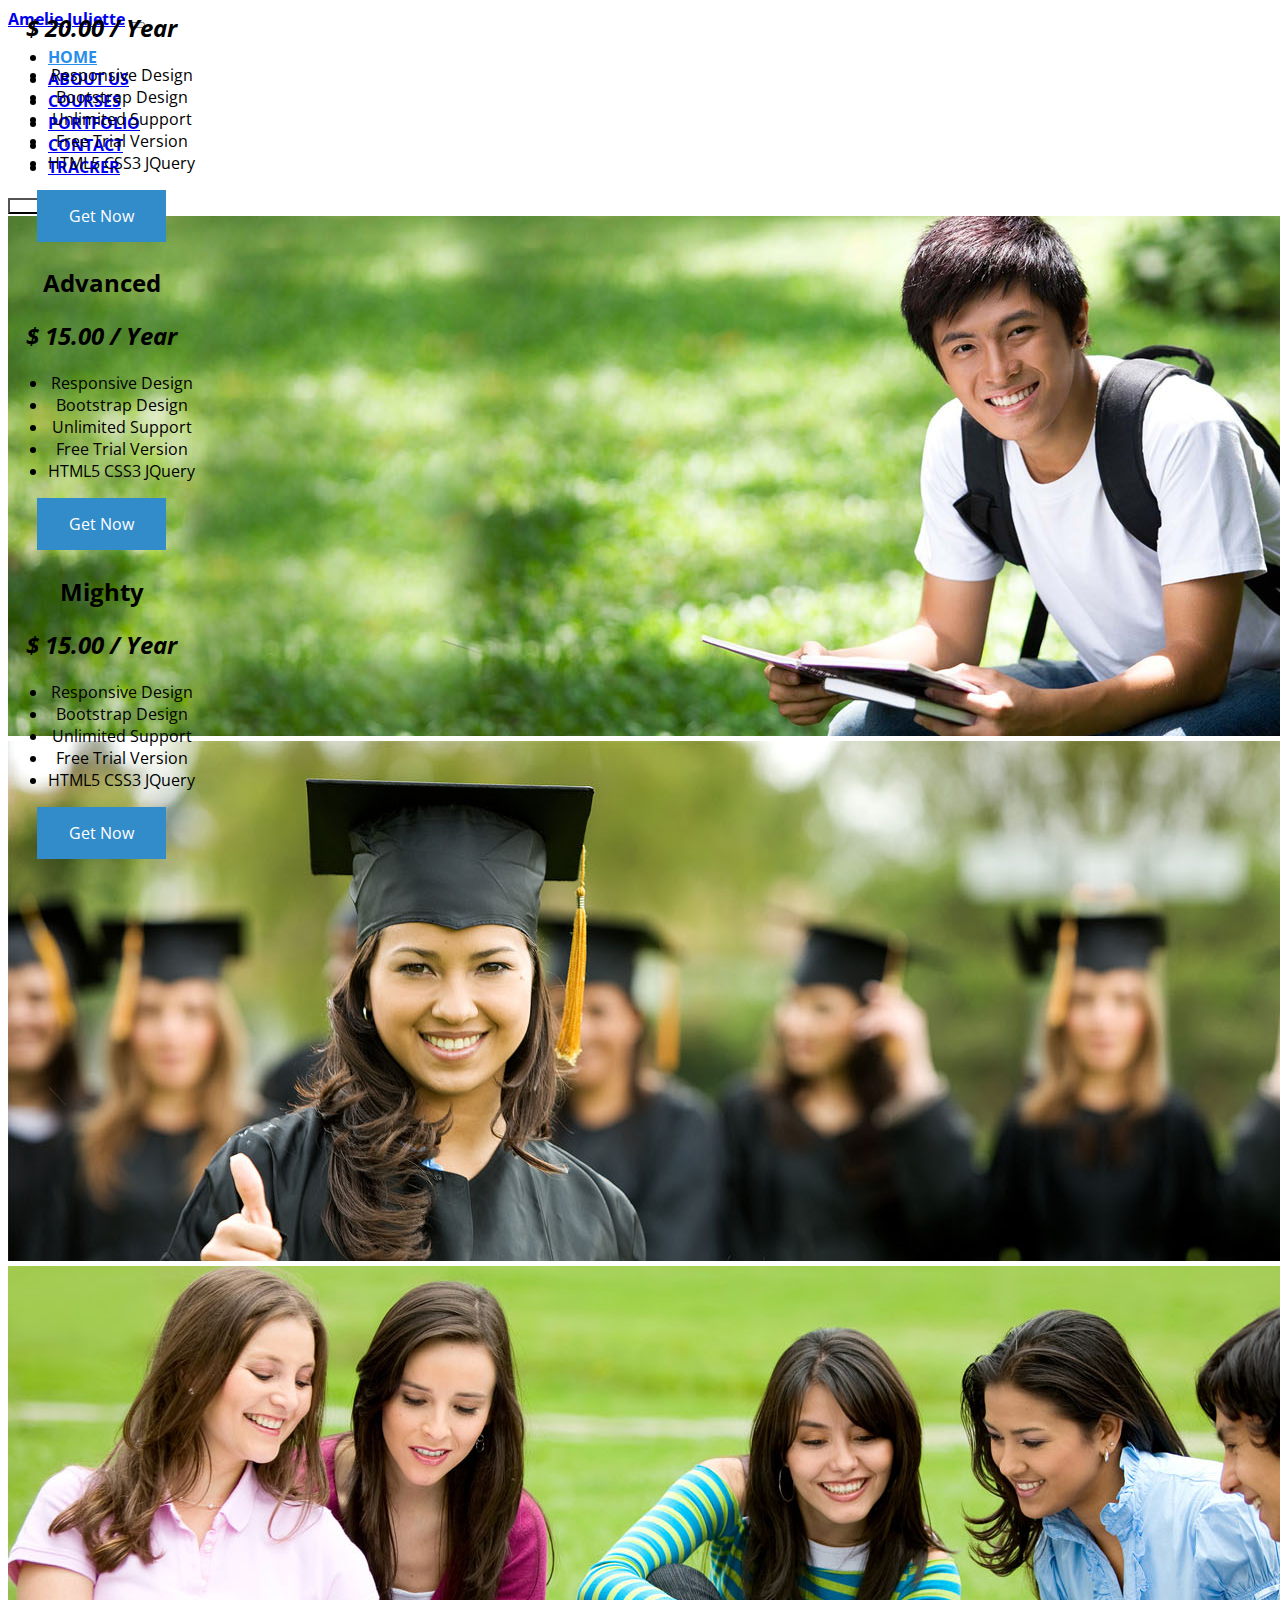
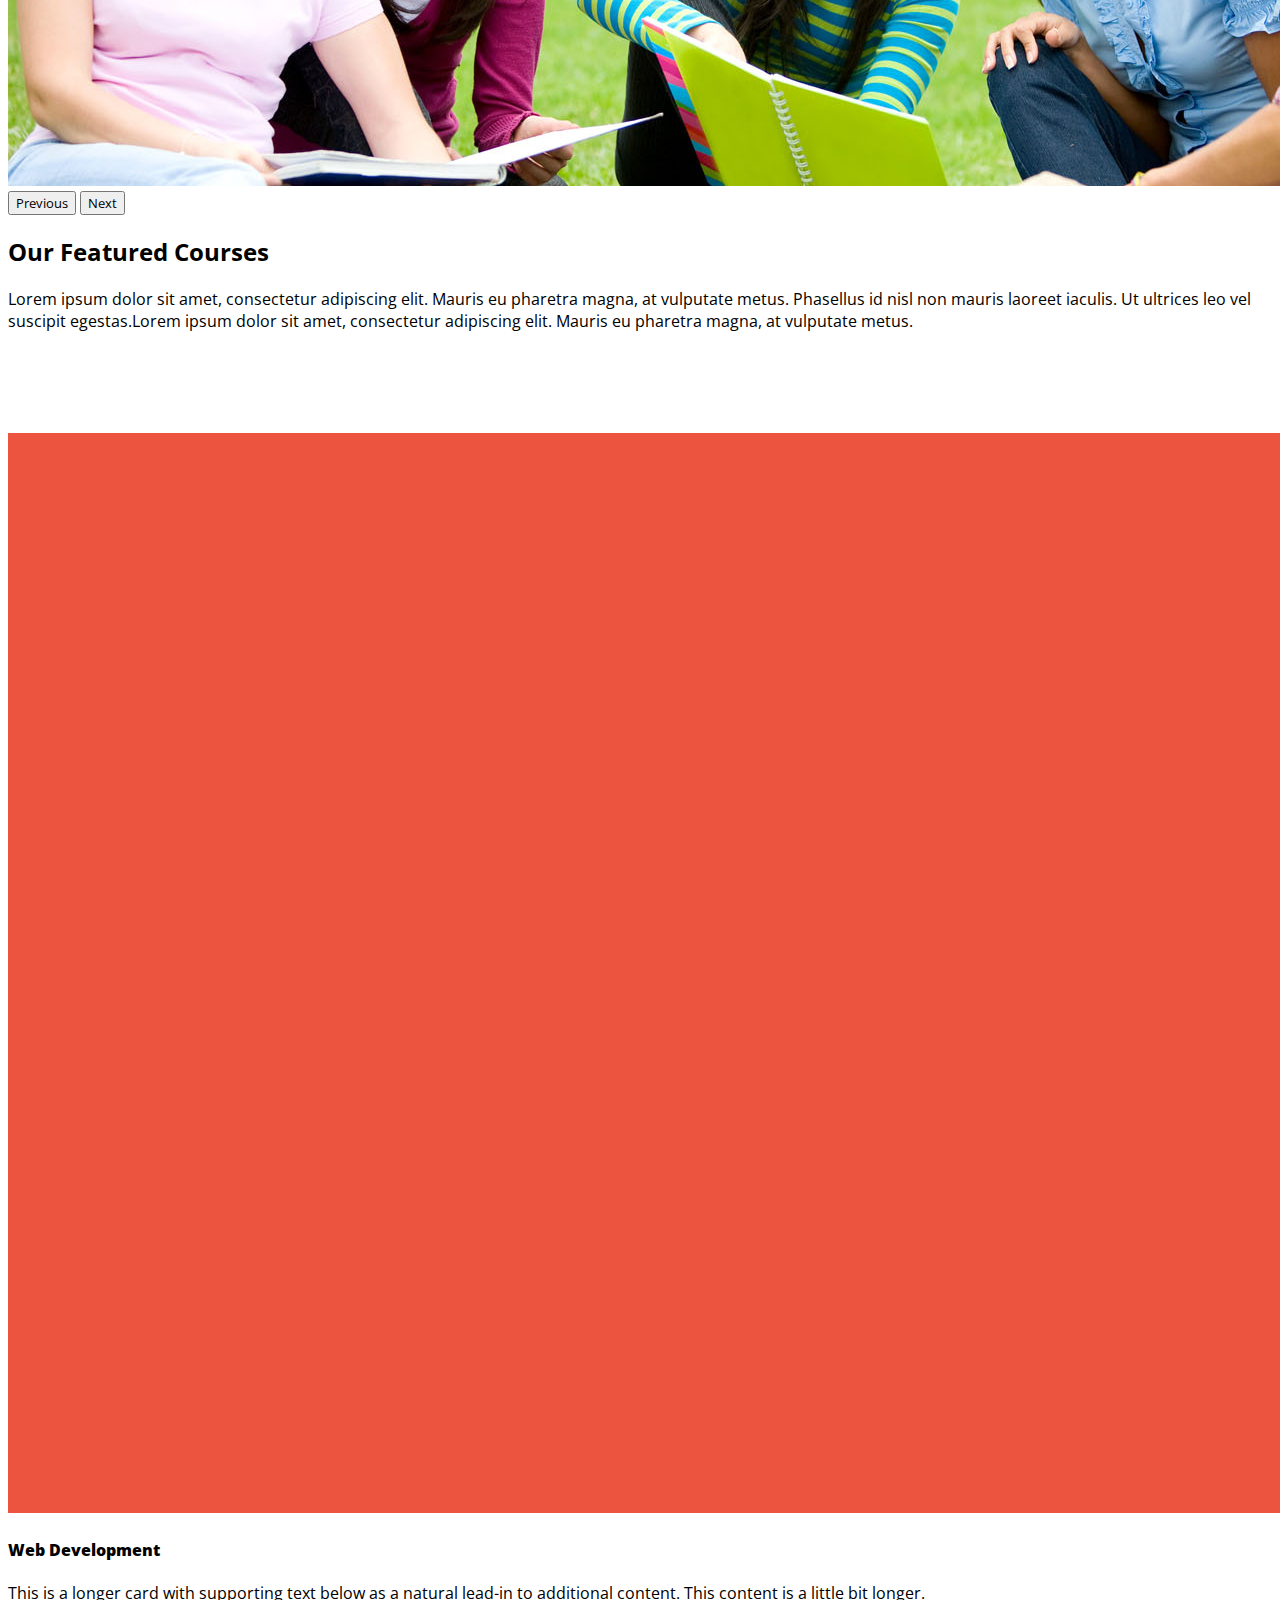
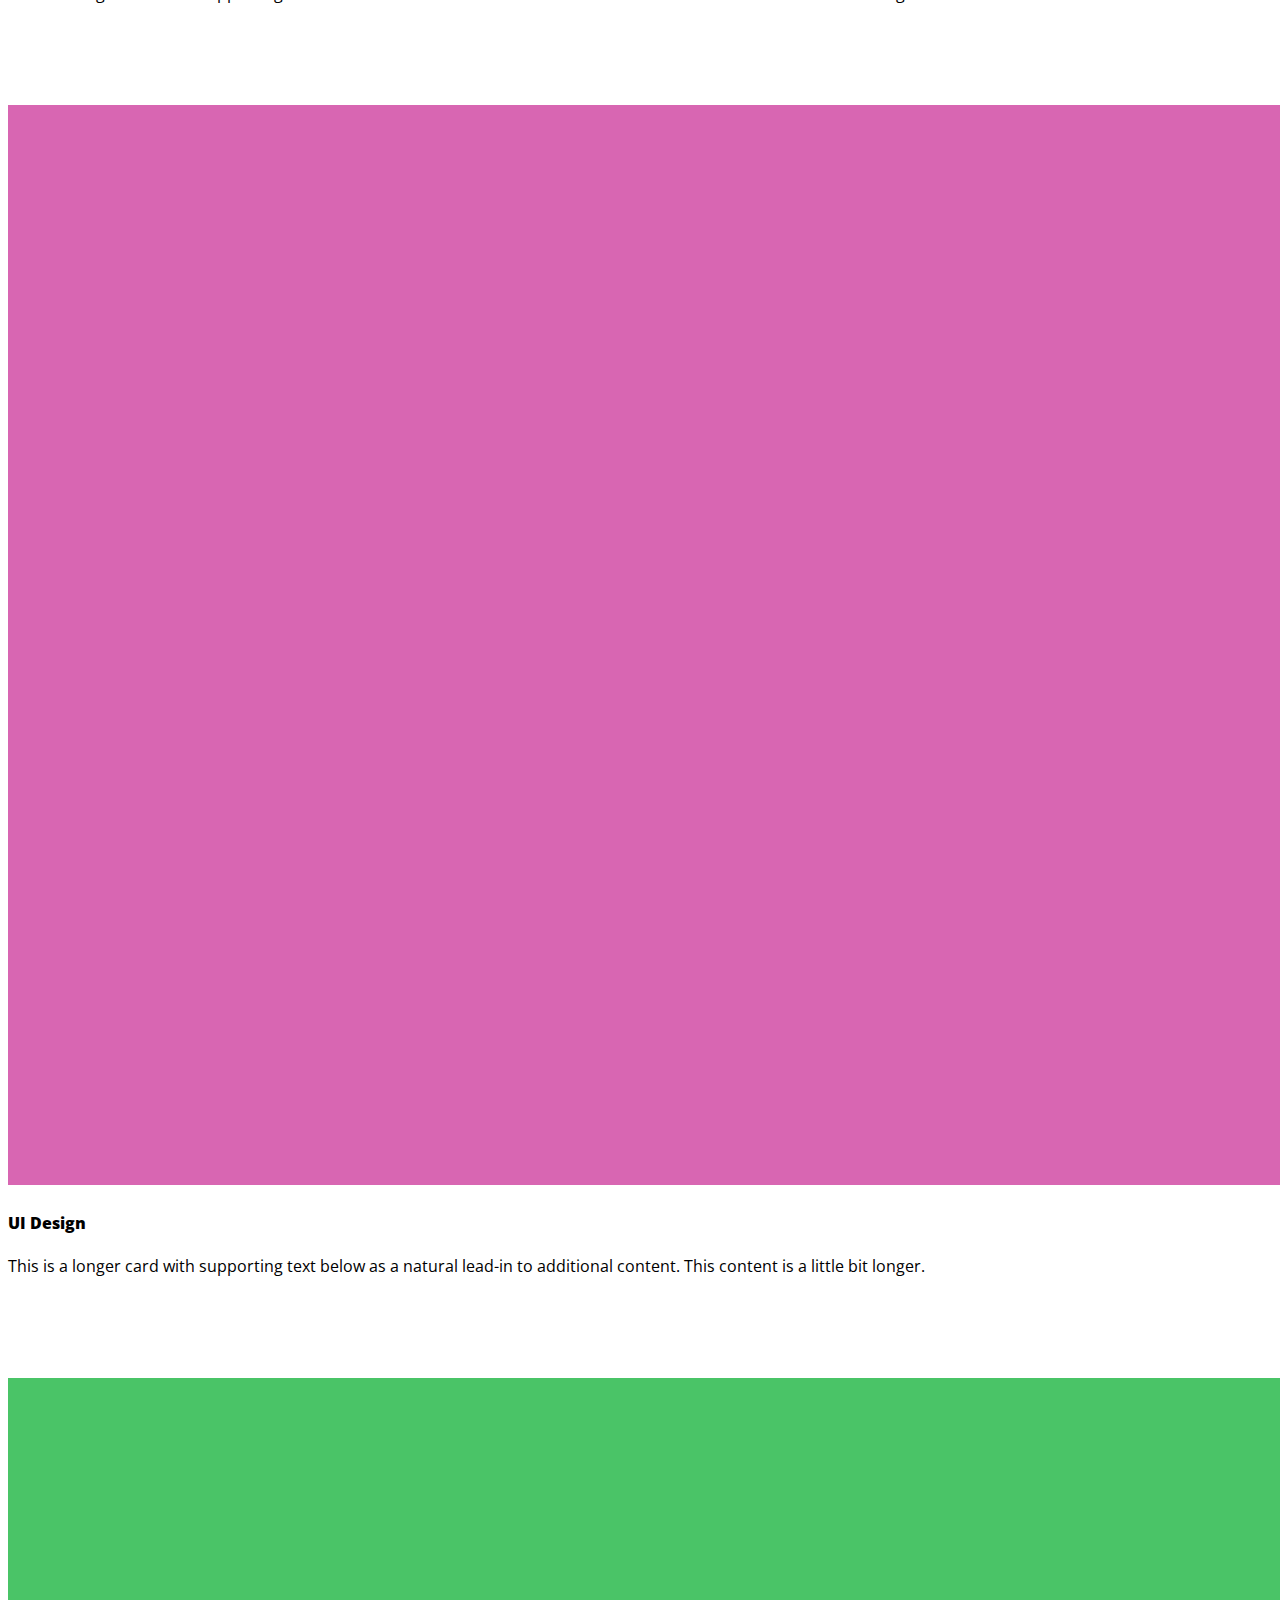
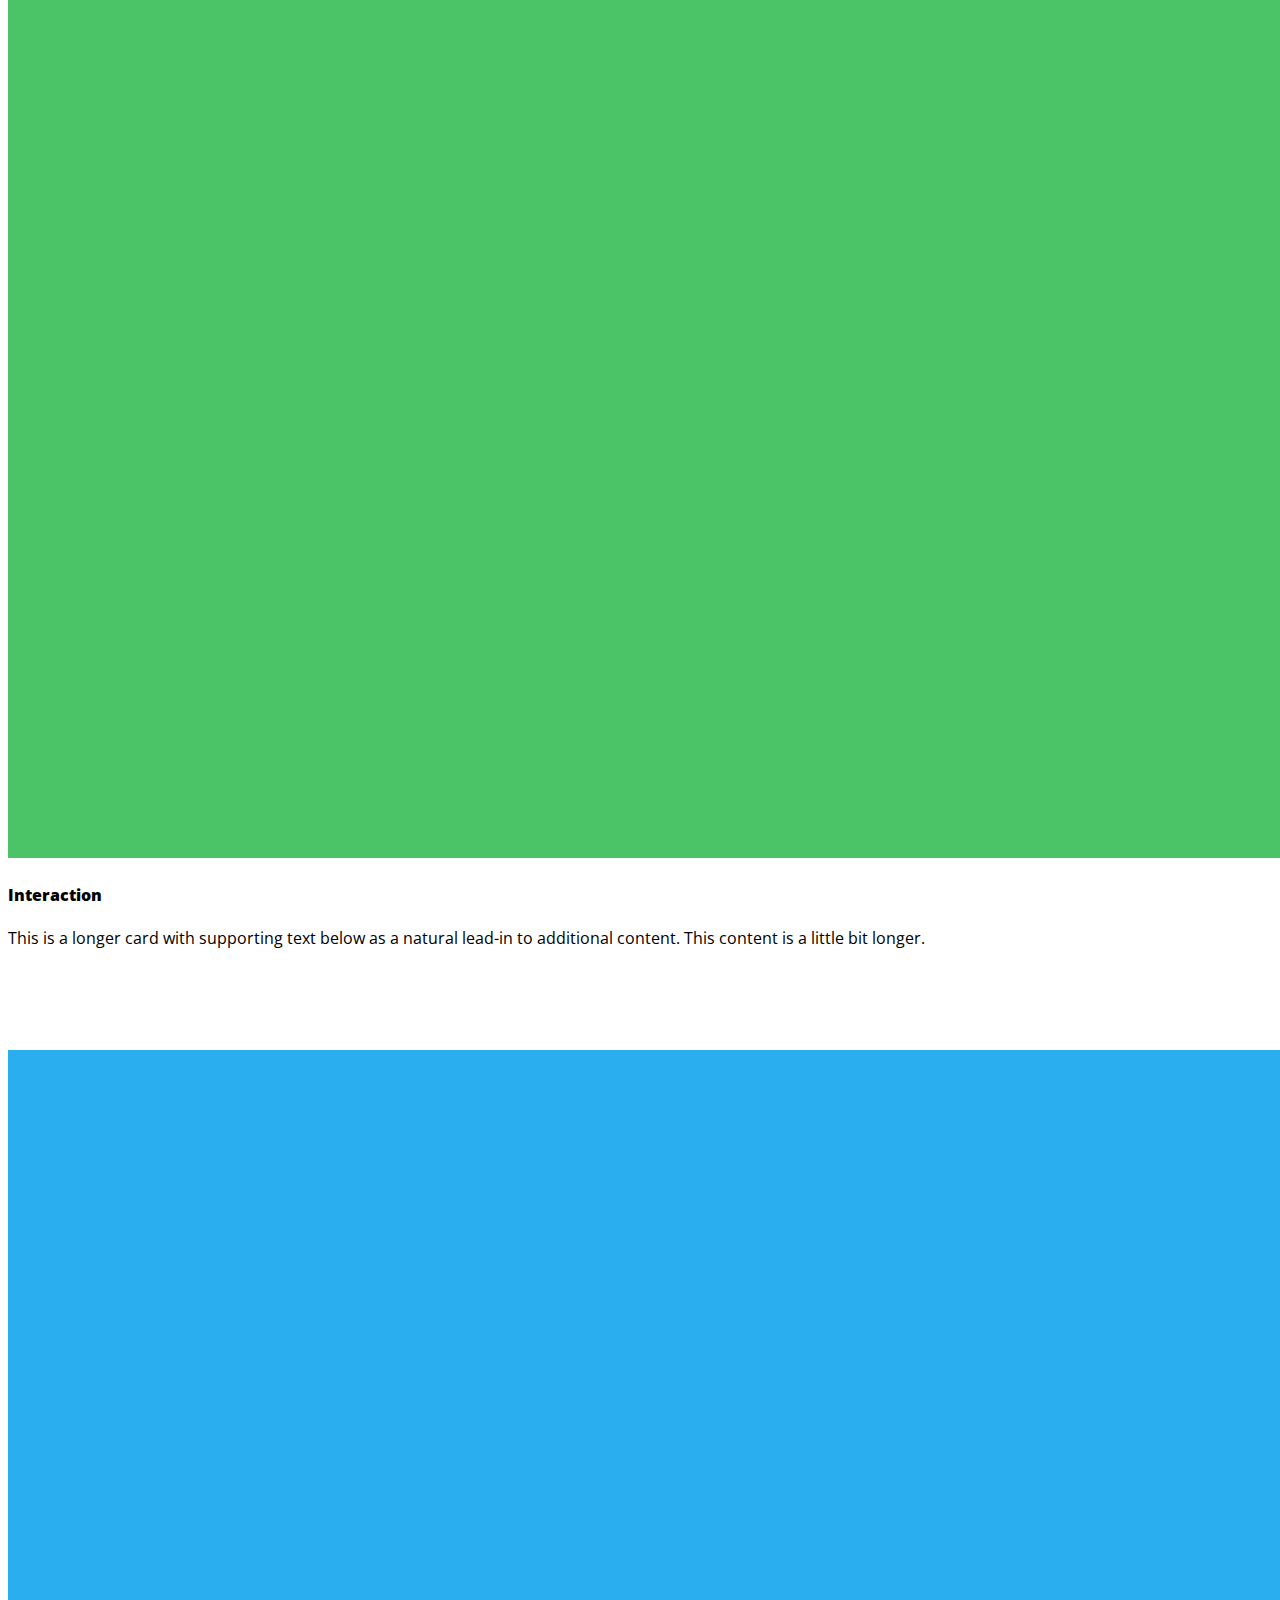
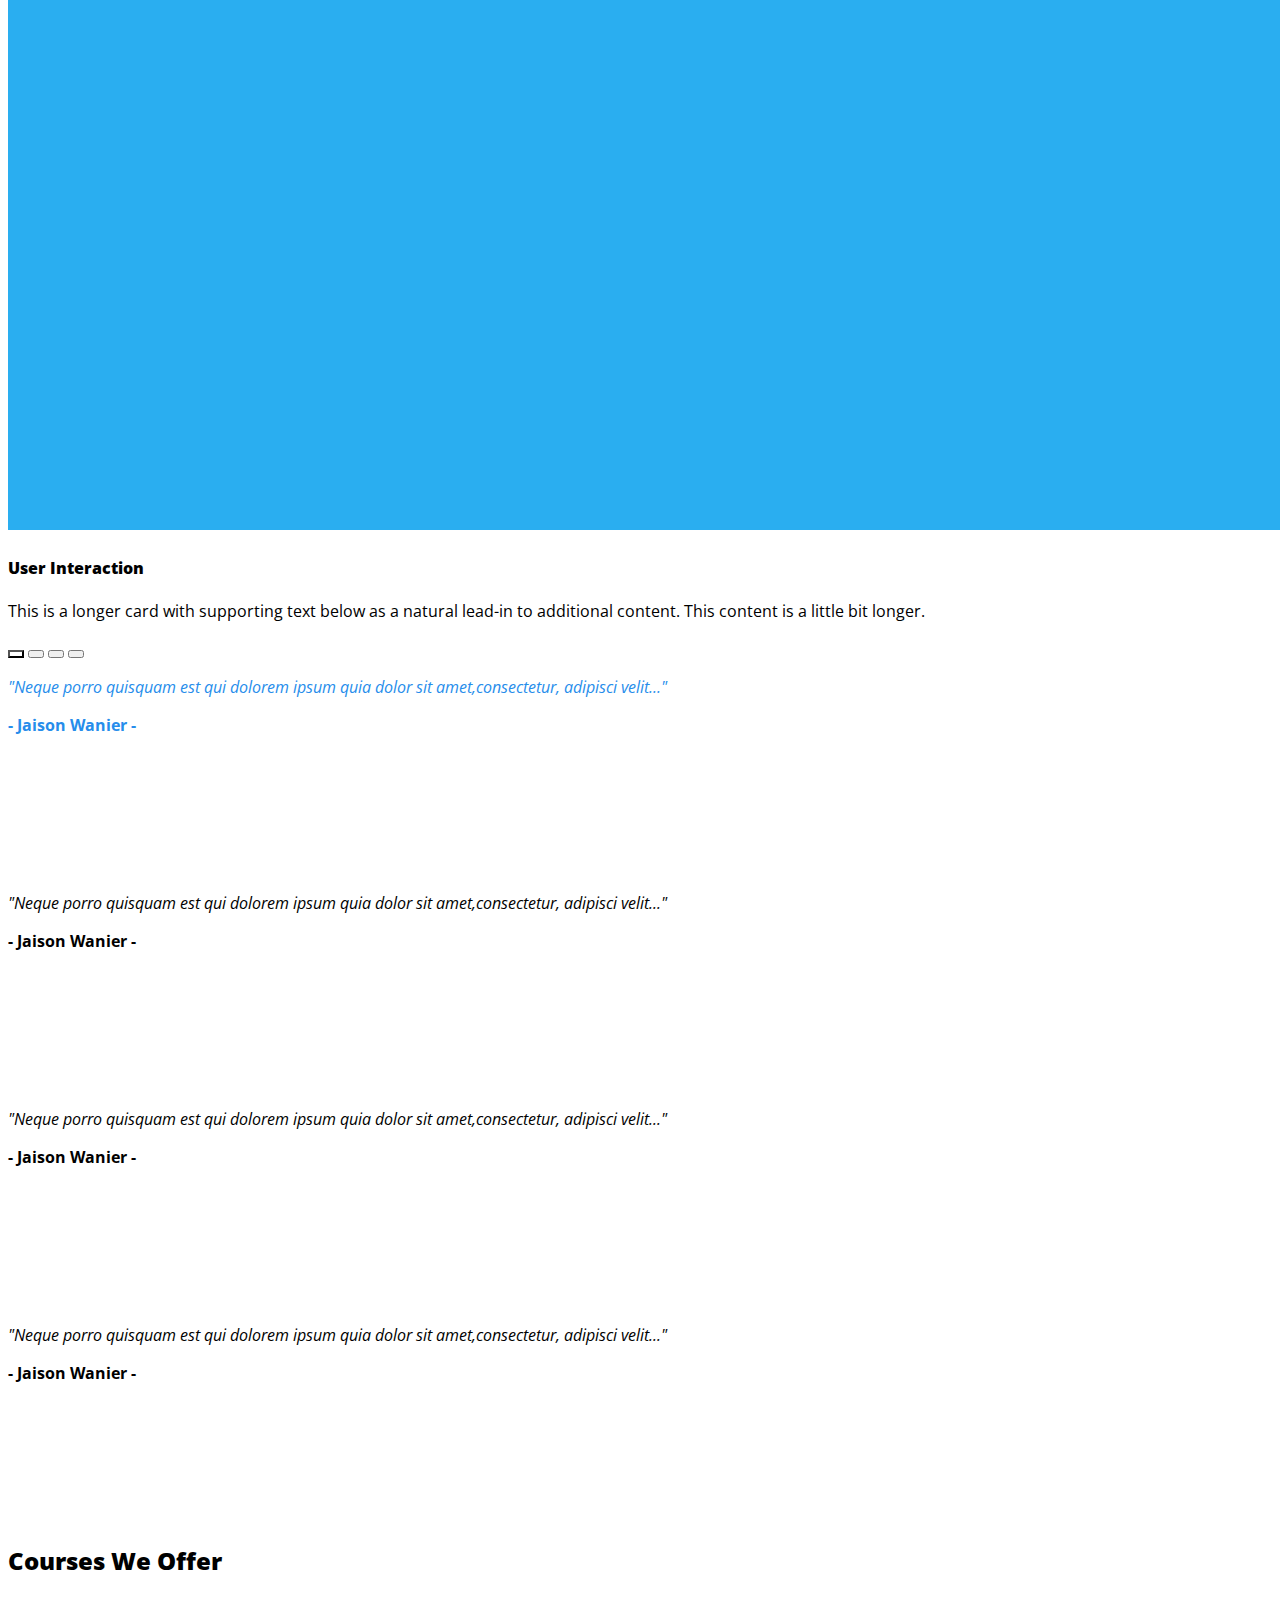
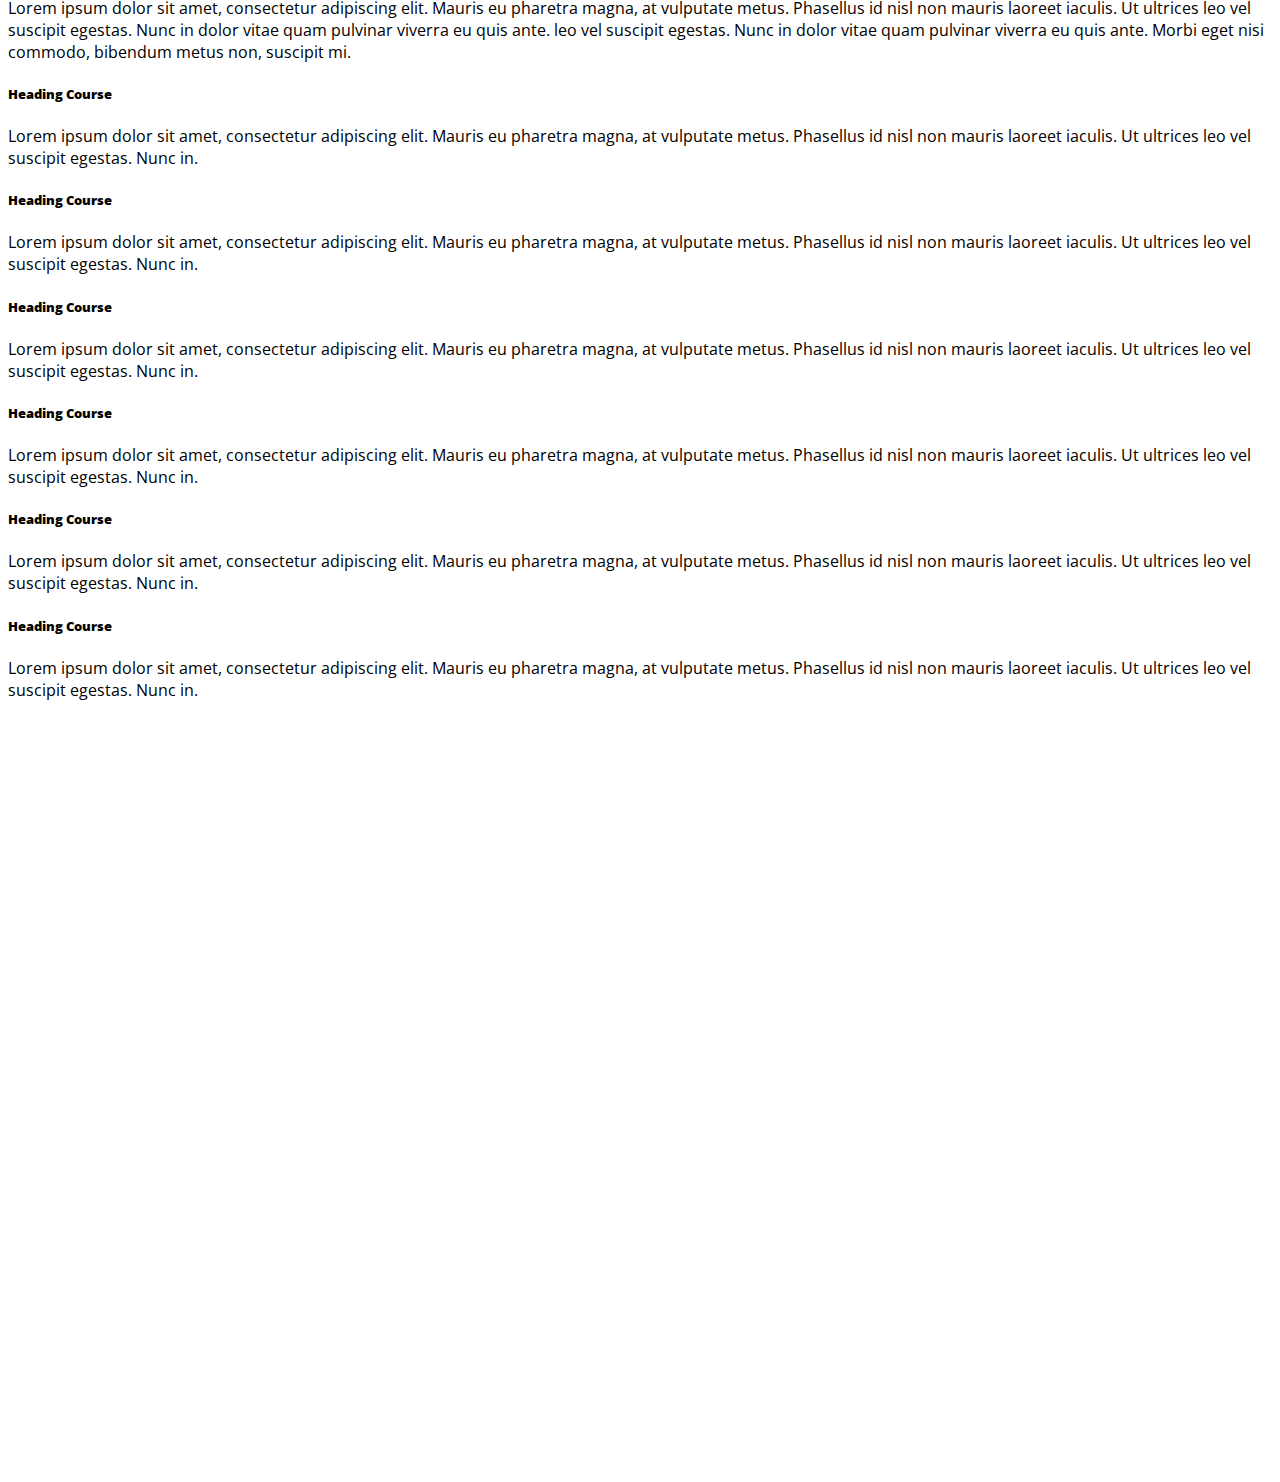
<file: index2.html>
<!DOCTYPE html>
<html lang="en">
  <head>
    <meta charset="utf-8" />
    <meta name="viewport" content="width=device-width, initial-scale=1" />
    <title>Amelie Juliette</title>
    <link
      href="https://cdn.jsdelivr.net/npm/bootstrap@5.3.2/dist/css/bootstrap.min.css"
      rel="stylesheet"
      integrity="sha384-T3c6CoIi6uLrA9TneNEoa7RxnatzjcDSCmG1MXxSR1GAsXEV/Dwwykc2MPK8M2HN"
      crossorigin="anonymous"
    />
    <link href="./assets/css/style.css" rel="stylesheet" />
  </head>

  <header>
    <nav class="navbar navbar-expand-lg container py-4 px-2">
      <a class="navbar-brand navBarTitle" href="./index2.html"
        >Amelie Juliette</a
      >
      <button
        class="navbar-toggler"
        type="button"
        data-bs-toggle="collapse"
        data-bs-target="#navbarText"
        aria-controls="navbarText"
        aria-expanded="false"
        aria-label="Toggle navigation"
      >
        <span class="navbar-toggler-icon"></span>
      </button>
      <div class="collapse navbar-collapse" id="navbarText">
        <ul class="navbar-nav ms-auto mb-2 mb-lg-0">
          <li class="nav-item">
            <a
              class="nav-link active navBarMenu"
              aria-current="page"
              href="./index2.html"
              >HOME</a
            >
          </li>
          <li class="nav-item">
            <a class="nav-link navBarMenu" href="./about.html">ABOUT US</a>
          </li>
          <li class="nav-item">
            <a class="nav-link navBarMenu" href="./courses.html">COURSES</a>
          </li>
          <li class="nav-item">
            <a class="nav-link navBarMenu" href="./portfolio.html">PORTFOLIO</a>
          </li>
          <li class="nav-item">
            <a class="nav-link navBarMenu" href="./contact.html">CONTACT</a>
          </li>
          <li class="nav-item">
            <a class="nav-link navBarMenu" href="./tracker.html">TRACKER</a>
          </li>
        </ul>
      </div>
    </nav>
  </header>
  <body>
    <section>
      <div id="imageCarousel" class="carousel slide">
        <div class="carousel-indicators">
          <button
            type="button"
            data-bs-target="#imageCarousel"
            data-bs-slide-to="0"
            class="active rounded-pill"
            aria-current="true"
            aria-label="Slide 1"
            style="height: 16px; width: 48px"
          ></button>
          <button
            type="button"
            data-bs-target="#imageCarousel"
            data-bs-slide-to="1"
            aria-label="Slide 2"
            class="rounded-pill"
            style="height: 16px; width: 48px"
          ></button>
          <button
            type="button"
            data-bs-target="#imageCarousel"
            data-bs-slide-to="2"
            aria-label="Slide 3"
            class="rounded-pill"
            style="height: 16px; width: 48px"
          ></button>
        </div>
        <div class="carousel-inner py-3">
          <div class="carousel-item active" data-bs-interval="10000">
            <img src="./assets/img/slides/1.jpg" class="d-block w-100" />
          </div>
          <div class="carousel-item" data-bs-interval="2000">
            <img src="./assets/img/slides/2.jpg" class="d-block w-100" />
          </div>
          <div class="carousel-item">
            <img src="./assets/img/slides/3.jpg" class="d-block w-100" />

            <div
              class="position-absolute d-none d-md-block bg-white bg-opacity-50 imgCarouselCaption"
            >
              <div class="card mx-auto rounded-0 w-25 bg-white bg-opacity-75">
                <div class="card-body">
                  <h1 class="py-1 text-black">
                    <strong>College Education</strong>
                  </h1>
                  <h3 class="py-2 text-black">Awesome Template Get it Now!</h3>
                  <button
                    type="button"
                    class="modalButton"
                    data-bs-toggle="modal"
                    data-bs-target="#pricingModal"
                  >
                    See Pricing
                  </button>
                </div>
              </div>

              <!-- Modal -->
              <div
                class="modal fade"
                id="pricingModal"
                tabindex="-1"
                aria-labelledby="exampleModalLabel"
                aria-hidden="true"
              >
                <div class="modal-dialog modal-xl">
                  <div class="modal-content d-flex justify-content-center">
                    <div class="modal-header">
                      <h1
                        class="modal-title fs-5 text-black"
                        id="exampleModalLabel"
                      >
                        Pricing
                      </h1>
                      <button
                        type="button"
                        class="btn-close"
                        data-bs-dismiss="modal"
                        aria-label="Close"
                      ></button>
                    </div>
                    <div class="modal-body modal-xl">
                      <div class="d-flex justify-content-between">
                        <div class="card mx-2" style="width: max-content">
                          <div class="card-header">
                            <h2 class="py-3">Basic</h2>
                            <h2 class="py-3 text-primary">
                              <i>$ 15.00 / Year</i>
                            </h2>
                          </div>
                          <ul class="list-group list-group-flush">
                            <li class="list-group-item py-3">
                              Responsive Design
                            </li>
                            <li class="list-group-item py-3">
                              Bootstrap Design
                            </li>
                            <li class="list-group-item py-3">
                              Unlimited Support
                            </li>
                            <li class="list-group-item py-3">
                              Free Trial Version
                            </li>
                            <li class="list-group-item py-3">
                              HTML5 CSS3 JQuery
                            </li>
                          </ul>
                          <div class="card-footer py-5">
                            <button type="button" class="modalButton">
                              Get Now
                            </button>
                          </div>
                        </div>

                        <div class="card mx-2" style="width: max-content">
                          <div class="card-header">
                            <h2 class="py-3">Standard</h2>
                            <h2 class="py-3 text-primary">
                              <i>$ 20.00 / Year</i>
                            </h2>
                          </div>
                          <ul class="list-group list-group-flush">
                            <li class="list-group-item py-3">
                              Responsive Design
                            </li>
                            <li class="list-group-item py-3">
                              Bootstrap Design
                            </li>
                            <li class="list-group-item py-3">
                              Unlimited Support
                            </li>
                            <li class="list-group-item py-3">
                              Free Trial Version
                            </li>
                            <li class="list-group-item py-3">
                              HTML5 CSS3 JQuery
                            </li>
                          </ul>
                          <div class="card-footer py-5">
                            <button type="button" class="modalButton">
                              Get Now
                            </button>
                          </div>
                        </div>

                        <div class="card mx-2" style="width: max-content">
                          <div class="card-header">
                            <h2 class="py-3">Advanced</h2>
                            <h2 class="py-3 text-primary">
                              <i>$ 15.00 / Year</i>
                            </h2>
                          </div>
                          <ul class="list-group list-group-flush">
                            <li class="list-group-item py-3">
                              Responsive Design
                            </li>
                            <li class="list-group-item py-3">
                              Bootstrap Design
                            </li>
                            <li class="list-group-item py-3">
                              Unlimited Support
                            </li>
                            <li class="list-group-item py-3">
                              Free Trial Version
                            </li>
                            <li class="list-group-item py-3">
                              HTML5 CSS3 JQuery
                            </li>
                          </ul>
                          <div class="card-footer py-5">
                            <button type="button" class="modalButton">
                              Get Now
                            </button>
                          </div>
                        </div>

                        <div class="card mx-2" style="width: max-content">
                          <div class="card-header">
                            <h2 class="py-3">Mighty</h2>
                            <h2 class="py-3 text-primary">
                              <i>$ 15.00 / Year</i>
                            </h2>
                          </div>
                          <ul class="list-group list-group-flush">
                            <li class="list-group-item py-3">
                              Responsive Design
                            </li>
                            <li class="list-group-item py-3">
                              Bootstrap Design
                            </li>
                            <li class="list-group-item py-3">
                              Unlimited Support
                            </li>
                            <li class="list-group-item py-3">
                              Free Trial Version
                            </li>
                            <li class="list-group-item py-3">
                              HTML5 CSS3 JQuery
                            </li>
                          </ul>
                          <div class="card-footer py-5">
                            <button type="button" class="modalButton">
                              Get Now
                            </button>
                          </div>
                        </div>
                      </div>
                    </div>
                  </div>
                </div>
              </div>
            </div>
          </div>
        </div>
        <button
          class="carousel-control-prev"
          type="button"
          data-bs-target="#imageCarousel"
          data-bs-slide="prev"
        >
          <span class="carousel-control-prev-icon" aria-hidden="true"></span>
          <span class="visually-hidden">Previous</span>
        </button>
        <button
          class="carousel-control-next"
          type="button"
          data-bs-target="#imageCarousel"
          data-bs-slide="next"
        >
          <span class="carousel-control-next-icon" aria-hidden="true"></span>
          <span class="visually-hidden">Next</span>
        </button>
      </div>
    </section>

    <section
      class="container justify-content-center align-content-center text-center py-5"
    >
      <h2 class="py-3">Our Featured Courses</h2>
      <p class="">
        Lorem ipsum dolor sit amet, consectetur adipiscing elit. Mauris eu
        pharetra magna, at vulputate metus. Phasellus id nisl non mauris laoreet
        iaculis. Ut ultrices leo vel suscipit egestas.Lorem ipsum dolor sit
        amet, consectetur adipiscing elit. Mauris eu pharetra magna, at
        vulputate metus.
      </p>
    </section>

    <section class="container py-2">
      <div
        class="row row-cols-1 row-cols-xl-4 row-cols-xxl-4 row-cols-md-2 row-cols-sm-1 g-4"
      >
        <div class="col">
          <div class="card align-items-center">
            <div
              class="card-img-overlay d-flex justify-content-center align-content-center py-5"
            >
              <svg
                xmlns="http://www.w3.org/2000/svg"
                height="5em"
                viewBox="0 0 576 512"
              >
                <!--! Font Awesome Free 6.4.2 by @fontawesome - https://fontawesome.com License - https://fontawesome.com/license (Commercial License) Copyright 2023 Fonticons, Inc. -->
                <style>
                  svg {
                    fill: #ffffff;
                  }
                </style>
                <path
                  d="M400 0H176c-26.5 0-48.1 21.8-47.1 48.2c.2 5.3 .4 10.6 .7 15.8H24C10.7 64 0 74.7 0 88c0 92.6 33.5 157 78.5 200.7c44.3 43.1 98.3 64.8 138.1 75.8c23.4 6.5 39.4 26 39.4 45.6c0 20.9-17 37.9-37.9 37.9H192c-17.7 0-32 14.3-32 32s14.3 32 32 32H384c17.7 0 32-14.3 32-32s-14.3-32-32-32H357.9C337 448 320 431 320 410.1c0-19.6 15.9-39.2 39.4-45.6c39.9-11 93.9-32.7 138.2-75.8C542.5 245 576 180.6 576 88c0-13.3-10.7-24-24-24H446.4c.3-5.2 .5-10.4 .7-15.8C448.1 21.8 426.5 0 400 0zM48.9 112h84.4c9.1 90.1 29.2 150.3 51.9 190.6c-24.9-11-50.8-26.5-73.2-48.3c-32-31.1-58-76-63-142.3zM464.1 254.3c-22.4 21.8-48.3 37.3-73.2 48.3c22.7-40.3 42.8-100.5 51.9-190.6h84.4c-5.1 66.3-31.1 111.2-63 142.3z"
                />
              </svg>
            </div>

            <img
              src="assets/img/red.png"
              class="card-img-top bg-danger rounded-3"
            />
            <div class="card-body bg-body-secondary rounded-3">
              <h4 class="card-title py-2"><b>Web Development</b></h4>
              <p class="card-text">
                This is a longer card with supporting text below as a natural
                lead-in to additional content. This content is a little bit
                longer.
              </p>
            </div>
          </div>
        </div>
        <div class="col">
          <div class="card">
            <div
              class="card-img-overlay d-flex justify-content-center align-content-center py-5"
            >
              <svg
                xmlns="http://www.w3.org/2000/svg"
                height="5em"
                viewBox="0 0 512 512"
              >
                <!--! Font Awesome Free 6.4.2 by @fontawesome - https://fontawesome.com License - https://fontawesome.com/license (Commercial License) Copyright 2023 Fonticons, Inc. -->
                <style>
                  svg {
                    fill: #ffffff;
                  }
                </style>
                <path
                  d="M448 80c8.8 0 16 7.2 16 16V415.8l-5-6.5-136-176c-4.5-5.9-11.6-9.3-19-9.3s-14.4 3.4-19 9.3L202 340.7l-30.5-42.7C167 291.7 159.8 288 152 288s-15 3.7-19.5 10.1l-80 112L48 416.3l0-.3V96c0-8.8 7.2-16 16-16H448zM64 32C28.7 32 0 60.7 0 96V416c0 35.3 28.7 64 64 64H448c35.3 0 64-28.7 64-64V96c0-35.3-28.7-64-64-64H64zm80 192a48 48 0 1 0 0-96 48 48 0 1 0 0 96z"
                />
              </svg>
            </div>

            <img src="./assets/img/pink.png" class="card-img-top rounded-3" />
            <div class="card-body bg-body-secondary rounded-3">
              <h4 class="card-title py-2"><b>UI Design</b></h4>
              <p class="card-text">
                This is a longer card with supporting text below as a natural
                lead-in to additional content. This content is a little bit
                longer.
              </p>
            </div>
          </div>
        </div>
        <div class="col">
          <div class="card">
            <div
              class="card-img-overlay d-flex justify-content-center align-content-center py-5"
            >
              <svg
                xmlns="http://www.w3.org/2000/svg"
                height="5em"
                viewBox="0 0 576 512"
              >
                <!--! Font Awesome Free 6.4.2 by @fontawesome - https://fontawesome.com License - https://fontawesome.com/license (Commercial License) Copyright 2023 Fonticons, Inc. -->
                <style>
                  svg {
                    fill: #ffffff;
                  }
                </style>
                <path
                  d="M64 0C28.7 0 0 28.7 0 64V352c0 35.3 28.7 64 64 64H240l-10.7 32H160c-17.7 0-32 14.3-32 32s14.3 32 32 32H416c17.7 0 32-14.3 32-32s-14.3-32-32-32H346.7L336 416H512c35.3 0 64-28.7 64-64V64c0-35.3-28.7-64-64-64H64zM512 64V288H64V64H512z"
                />
              </svg>
            </div>
            <img
              src="./assets/img/green.png"
              class="card-img-top rounded-3"
              alt="..."
            />
            <div class="card-body bg-body-secondary rounded-3">
              <h4 class="card-title py-2"><b>Interaction</b></h4>
              <p class="card-text">
                This is a longer card with supporting text below as a natural
                lead-in to additional content. This content is a little bit
                longer.
              </p>
            </div>
          </div>
        </div>
        <div class="col">
          <div class="card">
            <div
              class="card-img-overlay d-flex justify-content-center align-content-center py-5"
            >
              <svg
                xmlns="http://www.w3.org/2000/svg"
                height="5em"
                viewBox="0 0 512 512"
              >
                <!--! Font Awesome Free 6.4.2 by @fontawesome - https://fontawesome.com License - https://fontawesome.com/license (Commercial License) Copyright 2023 Fonticons, Inc. -->
                <style>
                  svg {
                    fill: #ffffff;
                  }
                </style>
                <path
                  d="M57.7 193l9.4 16.4c8.3 14.5 21.9 25.2 38 29.8L163 255.7c17.2 4.9 29 20.6 29 38.5v39.9c0 11 6.2 21 16 25.9s16 14.9 16 25.9v39c0 15.6 14.9 26.9 29.9 22.6c16.1-4.6 28.6-17.5 32.7-33.8l2.8-11.2c4.2-16.9 15.2-31.4 30.3-40l8.1-4.6c15-8.5 24.2-24.5 24.2-41.7v-8.3c0-12.7-5.1-24.9-14.1-33.9l-3.9-3.9c-9-9-21.2-14.1-33.9-14.1H257c-11.1 0-22.1-2.9-31.8-8.4l-34.5-19.7c-4.3-2.5-7.6-6.5-9.2-11.2c-3.2-9.6 1.1-20 10.2-24.5l5.9-3c6.6-3.3 14.3-3.9 21.3-1.5l23.2 7.7c8.2 2.7 17.2-.4 21.9-7.5c4.7-7 4.2-16.3-1.2-22.8l-13.6-16.3c-10-12-9.9-29.5 .3-41.3l15.7-18.3c8.8-10.3 10.2-25 3.5-36.7l-2.4-4.2c-3.5-.2-6.9-.3-10.4-.3C163.1 48 84.4 108.9 57.7 193zM464 256c0-36.8-9.6-71.4-26.4-101.5L412 164.8c-15.7 6.3-23.8 23.8-18.5 39.8l16.9 50.7c3.5 10.4 12 18.3 22.6 20.9l29.1 7.3c1.2-9 1.8-18.2 1.8-27.5zM0 256a256 256 0 1 1 512 0A256 256 0 1 1 0 256z"
                />
              </svg>
            </div>
            <img
              src="./assets/img/blue.png"
              class="card-img-top rounded-3"
              alt="..."
            />
            <div class="card-body bg-body-secondary rounded-3">
              <h4 class="card-title py-2"><b>User Interaction</b></h4>
              <p class="card-text">
                This is a longer card with supporting text below as a natural
                lead-in to additional content. This content is a little bit
                longer.
              </p>
            </div>
          </div>
        </div>
      </div>
    </section>

    <section class="py-5">
      <div id="carouselText" class="carousel slide">
        <div class="carousel-indicators">
          <button
            type="button"
            data-bs-target="#carouselText"
            data-bs-slide-to="0"
            class="active rounded-circle border border-black"
            aria-current="true"
            aria-label="Slide 1"
            style="height: 8px; width: 8px"
          ></button>
          <button
            type="button"
            data-bs-target="#carouselText"
            data-bs-slide-to="1"
            aria-label="Slide 2"
            class="rounded-circle border border-black"
            style="height: 8px; width: 8px"
          ></button>
          <button
            type="button"
            data-bs-target="#carouselText"
            data-bs-slide-to="2"
            aria-label="Slide 3"
            class="rounded-circle border border-black"
            style="height: 8px; width: 8px"
          ></button>
          <button
            type="button"
            data-bs-target="#carouselText"
            data-bs-slide-to="3"
            aria-label="Slide 4"
            class="rounded-circle border border-black"
            style="height: 8px; width: 8px"
          ></button>
        </div>
        <div class="carousel-inner" data-bs-interval="10000">
          <div
            class="carousel-item active bg-body-secondary py-20 justify-content-center d-flex flex-row align-items-center text-black"
            style="height: 200px"
          >
            <p>
              <i>
                "Neque porro quisquam est qui dolorem ipsum quia dolor sit
                amet,consectetur, adipisci velit..."
              </i>
            </p>
            <p>
              <b>- Jaison Wanier -</b>
            </p>
          </div>
          <div
            class="carousel-item bg-body-secondary py-20 justify-content-center d-flex flex-column align-items-center"
            style="height: 200px"
          >
            <p>
              <i>
                "Neque porro quisquam est qui dolorem ipsum quia dolor sit
                amet,consectetur, adipisci velit..."
              </i>
            </p>
            <p>
              <b>- Jaison Wanier -</b>
            </p>
          </div>
          <div
            class="carousel-item bg-body-secondary py-20 justify-content-center d-flex align-items-center"
            style="height: 200px"
          >
            <p>
              <i>
                "Neque porro quisquam est qui dolorem ipsum quia dolor sit
                amet,consectetur, adipisci velit..."
              </i>
            </p>
            <p>
              <b>- Jaison Wanier -</b>
            </p>
          </div>
          <div
            class="carousel-item bg-body-secondary py-20 justify-content-center d-flex align-items-center"
            style="height: 200px"
          >
            <p>
              <i>
                "Neque porro quisquam est qui dolorem ipsum quia dolor sit
                amet,consectetur, adipisci velit..."
              </i>
            </p>
            <p>
              <b>- Jaison Wanier -</b>
            </p>
          </div>
        </div>
      </div>
    </section>

    <section
      class="container justify-content-center align-content-center text-center py-3 pb-5"
    >
      <h2><b>Courses We Offer</b></h2>
      <p class="py-4">
        Lorem ipsum dolor sit amet, consectetur adipiscing elit. Mauris eu
        pharetra magna, at vulputate metus. Phasellus id nisl non mauris laoreet
        iaculis. Ut ultrices leo vel suscipit egestas. Nunc in dolor vitae quam
        pulvinar viverra eu quis ante. leo vel suscipit egestas. Nunc in dolor
        vitae quam pulvinar viverra eu quis ante. Morbi eget nisi commodo,
        bibendum metus non, suscipit mi.
      </p>

      <div
        class="row row-cols-1 row-cols-xxl-3 row-cols-xl-3 row-cols-md-2 row-cols-sm-1 py-10"
      >
        <div class="col py-3">
          <div class="card bg-body-secondary" style="width: fit-content">
            <div class="card-body text-start">
              <h5 class="card-title"><b>Heading Course</b></h5>
              <p class="card-text py-2 pr-2">
                Lorem ipsum dolor sit amet, consectetur adipiscing elit. Mauris
                eu pharetra magna, at vulputate metus. Phasellus id nisl non
                mauris laoreet iaculis. Ut ultrices leo vel suscipit egestas.
                Nunc in.
              </p>
            </div>
          </div>
        </div>
        <div class="col py-3">
          <div class="card bg-body-secondary" style="width: fit-content">
            <div class="card-body text-start">
              <h5 class="card-title"><b>Heading Course</b></h5>
              <p class="card-text py-2 pr-2">
                Lorem ipsum dolor sit amet, consectetur adipiscing elit. Mauris
                eu pharetra magna, at vulputate metus. Phasellus id nisl non
                mauris laoreet iaculis. Ut ultrices leo vel suscipit egestas.
                Nunc in.
              </p>
            </div>
          </div>
        </div>

        <div class="col py-3">
          <div class="card bg-body-secondary" style="width: fit-content">
            <div class="card-body text-start">
              <h5 class="card-title"><b>Heading Course</b></h5>
              <p class="card-text py-2 pr-2">
                Lorem ipsum dolor sit amet, consectetur adipiscing elit. Mauris
                eu pharetra magna, at vulputate metus. Phasellus id nisl non
                mauris laoreet iaculis. Ut ultrices leo vel suscipit egestas.
                Nunc in.
              </p>
            </div>
          </div>
        </div>

        <div class="col py-3">
          <div class="card bg-body-secondary" style="width: fit-content">
            <div class="card-body text-start">
              <h5 class="card-title"><b>Heading Course</b></h5>
              <p class="card-text py-2 pr-2">
                Lorem ipsum dolor sit amet, consectetur adipiscing elit. Mauris
                eu pharetra magna, at vulputate metus. Phasellus id nisl non
                mauris laoreet iaculis. Ut ultrices leo vel suscipit egestas.
                Nunc in.
              </p>
            </div>
          </div>
        </div>

        <div class="col py-3">
          <div class="card bg-body-secondary" style="width: fit-content">
            <div class="card-body text-start">
              <h5 class="card-title"><b>Heading Course</b></h5>
              <p class="card-text py-2 pr-2">
                Lorem ipsum dolor sit amet, consectetur adipiscing elit. Mauris
                eu pharetra magna, at vulputate metus. Phasellus id nisl non
                mauris laoreet iaculis. Ut ultrices leo vel suscipit egestas.
                Nunc in.
              </p>
            </div>
          </div>
        </div>

        <div class="col py-3">
          <div class="card bg-body-secondary" style="width: fit-content">
            <div class="card-body text-start">
              <h5 class="card-title"><b>Heading Course</b></h5>
              <p class="card-text py-2 pr-2">
                Lorem ipsum dolor sit amet, consectetur adipiscing elit. Mauris
                eu pharetra magna, at vulputate metus. Phasellus id nisl non
                mauris laoreet iaculis. Ut ultrices leo vel suscipit egestas.
                Nunc in.
              </p>
            </div>
          </div>
        </div>
      </div>
    </section>

    <button
      type="button"
      class="btn btn-secondary btn-floating btn-lg"
      id="backToTopButton"
    >
      <svg
        xmlns="http://www.w3.org/2000/svg"
        height="1em"
        viewBox="0 0 512 512"
      >
        <!--! Font Awesome Free 6.4.2 by @fontawesome - https://fontawesome.com License - https://fontawesome.com/license (Commercial License) Copyright 2023 Fonticons, Inc. -->
        <style>
          svg {
            fill: #ffffff;
          }
        </style>
        <path
          d="M233.4 105.4c12.5-12.5 32.8-12.5 45.3 0l192 192c12.5 12.5 12.5 32.8 0 45.3s-32.8 12.5-45.3 0L256 173.3 86.6 342.6c-12.5 12.5-32.8 12.5-45.3 0s-12.5-32.8 0-45.3l192-192z"
        />
      </svg>
    </button>

    <script src="assets/js/backToTopButton.js"></script>

    <script
      src="https://cdn.jsdelivr.net/npm/bootstrap@5.3.2/dist/js/bootstrap.bundle.min.js"
      integrity="sha384-C6RzsynM9kWDrMNeT87bh95OGNyZPhcTNXj1NW7RuBCsyN/o0jlpcV8Qyq46cDfL"
      crossorigin="anonymous"
    ></script>
  </body>

  <footer class="py-3 bg-primary container-fluid footer">
    <div class="container pt-5 pb-2">
      <div
        class="row row-cols-1 row-cols-md-2 row-cols-xl-4 d-flex justify-content-between flex-column flex-lg-row"
      >
        <div class="col py-2" style="width: max-content">
          <h5><b>Our Contact</b></h5>
          <ul class="nav flex-column">
            <li class="nav-item mb-4">
              Amelie Juliette
              <br />
              Graha Family
              <br />
              Pin-21542 Indonesia, ID
            </li>
            <li class="nav-item mb-2">(123)456-789 - 1255-12584</li>
            <li class="nav-item mb-2">email@domainname.com</li>
          </ul>
        </div>

        <div class="col py-2" style="width: max-content">
          <h5><b>Quick Links</b></h5>
          <ul class="nav flex-column">
            <li class="nav-item mb-2">Latest Events</li>
            <li class="nav-item mb-2">Terms and Conditions</li>
            <li class="nav-item mb-2">Privary Policy</li>
            <li class="nav-item mb-2">Career</li>
            <li class="nav-item mb-2">Contact Us</li>
          </ul>
        </div>

        <div class="col py-2" style="width: max-content">
          <h5><b>Latest Posts</b></h5>
          <ul class="nav flex-column">
            <li class="nav-item mb-2">
              Lorem ipsum dolor sit amet, consectetur adipiscing elit.
            </li>
            <li class="nav-item mb-2">
              Lorem ipsum dolor sit amet, consectetur adipiscing elit.
            </li>
            <li class="nav-item mb-2">
              Lorem ipsum dolor sit amet, consectetur adipiscing elit.
            </li>
          </ul>
        </div>
        <div class="col py-2" style="width: max-content">
          <h5><b>Recent News</b></h5>
          <ul class="nav flex-column">
            <li class="nav-item mb-2">
              Lorem ipsum dolor sit amet, consectetur adipiscing elit.
            </li>
            <li class="nav-item mb-2">
              Lorem ipsum dolor sit amet, consectetur adipiscing elit.
            </li>
            <li class="nav-item mb-2">
              Lorem ipsum dolor sit amet, consectetur adipiscing elit.
            </li>
          </ul>
        </div>
      </div>

      <div
        class="d-flex flex-column flex-sm-row justify-content-between py-4 my-4 border-top"
      >
        <p>© 2023 Company, Inc. All rights reserved.</p>
        <ul class="list-unstyled d-flex">
          <li class="ms-3">
            <a class="link-body-emphasis" href="#">
              <svg
                xmlns="http://www.w3.org/2000/svg"
                height="1em"
                viewBox="0 0 320 512"
              >
                <!--! Font Awesome Free 6.4.2 by @fontawesome - https://fontawesome.com License - https://fontawesome.com/license (Commercial License) Copyright 2023 Fonticons, Inc. -->
                <path
                  d="M279.14 288l14.22-92.66h-88.91v-60.13c0-25.35 12.42-50.06 52.24-50.06h40.42V6.26S260.43 0 225.36 0c-73.22 0-121.08 44.38-121.08 124.72v70.62H22.89V288h81.39v224h100.17V288z"
                />
              </svg>
            </a>
          </li>
          <li class="ms-3">
            <a class="link-body-emphasis" href="#">
              <svg
                xmlns="http://www.w3.org/2000/svg"
                height="1em"
                viewBox="0 0 512 512"
              >
                <!--! Font Awesome Free 6.4.2 by @fontawesome - https://fontawesome.com License - https://fontawesome.com/license (Commercial License) Copyright 2023 Fonticons, Inc. -->
                <path
                  d="M459.37 151.716c.325 4.548.325 9.097.325 13.645 0 138.72-105.583 298.558-298.558 298.558-59.452 0-114.68-17.219-161.137-47.106 8.447.974 16.568 1.299 25.34 1.299 49.055 0 94.213-16.568 130.274-44.832-46.132-.975-84.792-31.188-98.112-72.772 6.498.974 12.995 1.624 19.818 1.624 9.421 0 18.843-1.3 27.614-3.573-48.081-9.747-84.143-51.98-84.143-102.985v-1.299c13.969 7.797 30.214 12.67 47.431 13.319-28.264-18.843-46.781-51.005-46.781-87.391 0-19.492 5.197-37.36 14.294-52.954 51.655 63.675 129.3 105.258 216.365 109.807-1.624-7.797-2.599-15.918-2.599-24.04 0-57.828 46.782-104.934 104.934-104.934 30.213 0 57.502 12.67 76.67 33.137 23.715-4.548 46.456-13.32 66.599-25.34-7.798 24.366-24.366 44.833-46.132 57.827 21.117-2.273 41.584-8.122 60.426-16.243-14.292 20.791-32.161 39.308-52.628 54.253z"
                />
              </svg>
            </a>
          </li>
          <li class="ms-3">
            <a class="link-body-emphasis" href="#">
              <svg
                xmlns="http://www.w3.org/2000/svg"
                height="1em"
                viewBox="0 0 448 512"
              >
                <!--! Font Awesome Free 6.4.2 by @fontawesome - https://fontawesome.com License - https://fontawesome.com/license (Commercial License) Copyright 2023 Fonticons, Inc. -->
                <style>
                  svg {
                    fill: #ffffff;
                  }
                </style>
                <path
                  d="M100.28 448H7.4V148.9h92.88zM53.79 108.1C24.09 108.1 0 83.5 0 53.8a53.79 53.79 0 0 1 107.58 0c0 29.7-24.1 54.3-53.79 54.3zM447.9 448h-92.68V302.4c0-34.7-.7-79.2-48.29-79.2-48.29 0-55.69 37.7-55.69 76.7V448h-92.78V148.9h89.08v40.8h1.3c12.4-23.5 42.69-48.3 87.88-48.3 94 0 111.28 61.9 111.28 142.3V448z"
                />
              </svg>
            </a>
          </li>
          <li class="ms-3">
            <a class="link-body-emphasis" href="#">
              <svg
                xmlns="http://www.w3.org/2000/svg"
                height="1em"
                viewBox="0 0 496 512"
              >
                <!--! Font Awesome Free 6.4.2 by @fontawesome - https://fontawesome.com License - https://fontawesome.com/license (Commercial License) Copyright 2023 Fonticons, Inc. -->
                <style>
                  svg {
                    fill: #ffffff;
                  }
                </style>
                <path
                  d="M496 256c0 137-111 248-248 248-25.6 0-50.2-3.9-73.4-11.1 10.1-16.5 25.2-43.5 30.8-65 3-11.6 15.4-59 15.4-59 8.1 15.4 31.7 28.5 56.8 28.5 74.8 0 128.7-68.8 128.7-154.3 0-81.9-66.9-143.2-152.9-143.2-107 0-163.9 71.8-163.9 150.1 0 36.4 19.4 81.7 50.3 96.1 4.7 2.2 7.2 1.2 8.3-3.3.8-3.4 5-20.3 6.9-28.1.6-2.5.3-4.7-1.7-7.1-10.1-12.5-18.3-35.3-18.3-56.6 0-54.7 41.4-107.6 112-107.6 60.9 0 103.6 41.5 103.6 100.9 0 67.1-33.9 113.6-78 113.6-24.3 0-42.6-20.1-36.7-44.8 7-29.5 20.5-61.3 20.5-82.6 0-19-10.2-34.9-31.4-34.9-24.9 0-44.9 25.7-44.9 60.2 0 22 7.4 36.8 7.4 36.8s-24.5 103.8-29 123.2c-5 21.4-3 51.6-.9 71.2C65.4 450.9 0 361.1 0 256 0 119 111 8 248 8s248 111 248 248z"
                />
              </svg>
            </a>
          </li>

          <li class="ms-3">
            <a class="link-body-emphasis" href="#">
              <svg
                xmlns="http://www.w3.org/2000/svg"
                height="1em"
                viewBox="0 0 640 512"
              >
                <!--! Font Awesome Free 6.4.2 by @fontawesome - https://fontawesome.com License - https://fontawesome.com/license (Commercial License) Copyright 2023 Fonticons, Inc. -->
                <style>
                  svg {
                    fill: #ffffff;
                  }
                </style>
                <path
                  d="M386.061 228.496c1.834 9.692 3.143 19.384 3.143 31.956C389.204 370.205 315.599 448 204.8 448c-106.084 0-192-85.915-192-192s85.916-192 192-192c51.864 0 95.083 18.859 128.611 50.292l-52.126 50.03c-14.145-13.621-39.028-29.599-76.485-29.599-65.484 0-118.92 54.221-118.92 121.277 0 67.056 53.436 121.277 118.92 121.277 75.961 0 104.513-54.745 108.965-82.773H204.8v-66.009h181.261zm185.406 6.437V179.2h-56.001v55.733h-55.733v56.001h55.733v55.733h56.001v-55.733H627.2v-56.001h-55.733z"
                />
              </svg>
            </a>
          </li>
        </ul>
      </div>
    </div>
  </footer>
</html>
</file>
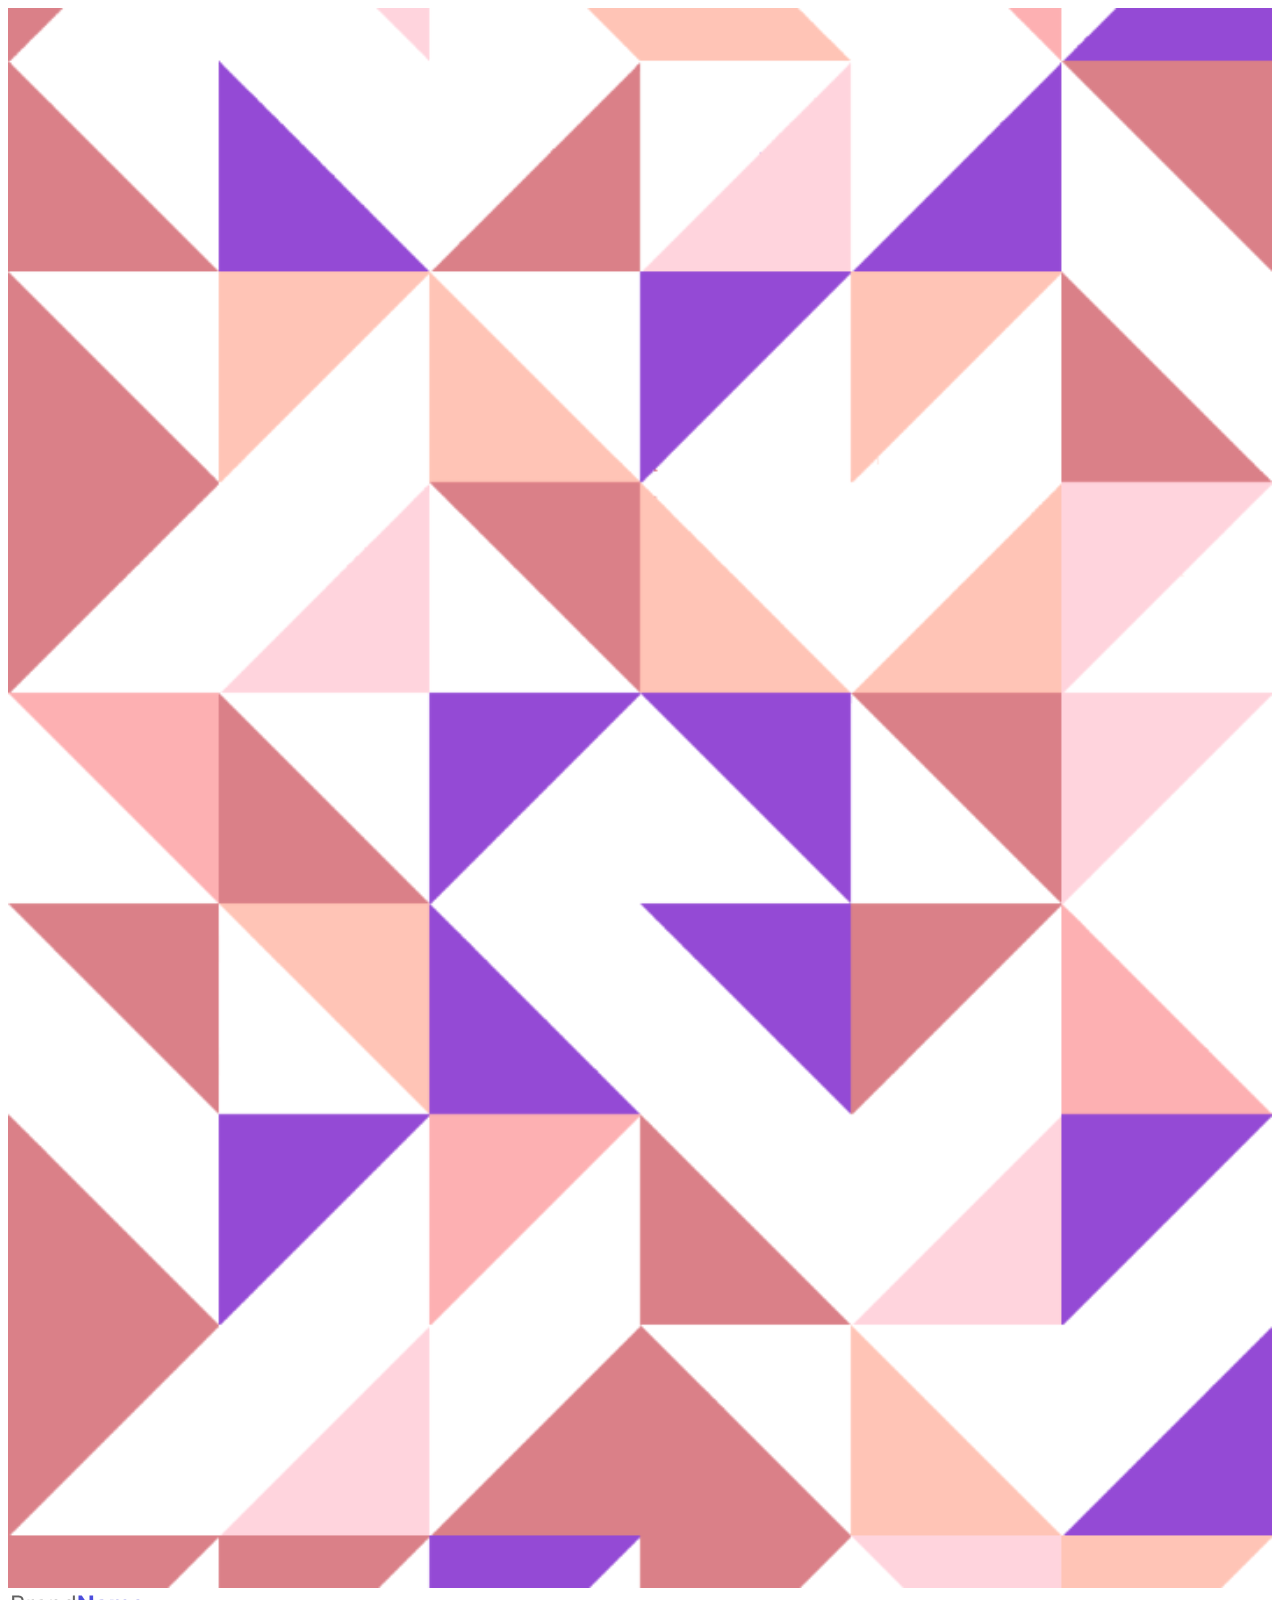
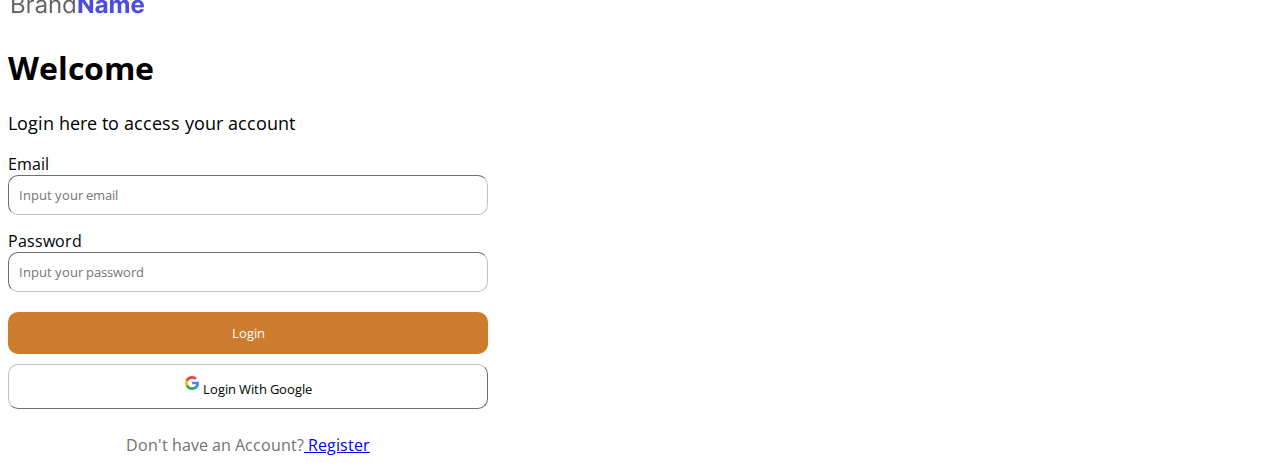
<file: login.html>
<!DOCTYPE html>
<html lang="en">
  <head>
    <meta charset="utf-8" />
    <meta name="viewport" content="width=device-width, initial-scale=1" />
    <title>Amelie Juliette</title>
    <link
      href="https://cdn.jsdelivr.net/npm/bootstrap@5.3.2/dist/css/bootstrap.min.css"
      rel="stylesheet"
      integrity="sha384-T3c6CoIi6uLrA9TneNEoa7RxnatzjcDSCmG1MXxSR1GAsXEV/Dwwykc2MPK8M2HN"
      crossorigin="anonymous"
    />
    <link href="./assets/css/style.css" rel="stylesheet" />
  </head>

  <body>
    <section>
      <div class="row flex-column-reverse flex-lg-row">
        <div class="col backgroundImageContainer">
          <img src="./assets/img/BG 12.png" class="img-fluid backgroundImage" />
        </div>

        <div class="col px-5 py-3">
          <img src="./assets/img/BrandName.png" class="brandName py-5" />

          <div class="col justify-content-center d-flex">
            <div class="d-flex flex-column registerFormContainer">
              <h1 class="py-3">Welcome</h1>
              <p class="py-1" style="font-size: large">
                Login here to access your account
              </p>
              <form
                action="/login.html"
                class="py-3 align-end registerForm"
                onsubmit="onSubmit(event)"
              >
                <label for="email">Email</label>
                <div class="input-container-register">
                  <i class="fa fa-envelope icon"></i>
                  <input
                    class="input-field-register"
                    type="text"
                    id="email"
                    name="email"
                    placeholder="Input your email"
                    required
                  />
                </div>
                <label for="subject">Password</label>
                <div class="input-container-register">
                  <i class="fa fa-key icon"></i>
                  <input
                    class="input-field-register"
                    type="password"
                    id="password"
                    name="password"
                    placeholder="Input your password"
                    required
                  />
                </div>

                <div>
                  <button type="submit" class="loginButton">Login</button>
                </div>
                <div>
                  <button type="submit" class="googleButton">
                    <svg
                      xmlns="http://www.w3.org/2000/svg"
                      width="16"
                      height="16"
                      viewBox="0 0 16 16"
                      fill="none"
                    >
                      <path
                        d="M15.0007 8.15546C15.0007 7.57991 14.953 7.15991 14.8499 6.72437H8.14355V9.32211H12.08C12.0007 9.96769 11.5721 10.9399 10.6197 11.5932L10.6064 11.6802L12.7268 13.29L12.8737 13.3044C14.2229 12.0832 15.0007 10.2866 15.0007 8.15546Z"
                        fill="#4285F4"
                      />
                      <path
                        d="M8.14315 15C10.0717 15 11.6907 14.3778 12.8733 13.3044L10.6193 11.5933C10.0162 12.0055 9.20662 12.2933 8.14315 12.2933C6.25428 12.2933 4.65113 11.0722 4.07965 9.3844L3.99588 9.39137L1.79104 11.0636L1.76221 11.1422C2.93679 13.4288 5.34949 15 8.14315 15Z"
                        fill="#34A853"
                      />
                      <path
                        d="M4.08006 9.38448C3.92927 8.94893 3.84201 8.48223 3.84201 8.00003C3.84201 7.51778 3.92927 7.05113 4.07213 6.61558L4.06814 6.52282L1.83566 4.82373L1.76262 4.85778C1.27851 5.80668 1.00073 6.87226 1.00073 8.00003C1.00073 9.1278 1.27851 10.1933 1.76262 11.1422L4.08006 9.38448Z"
                        fill="#FBBC05"
                      />
                      <path
                        d="M8.14319 3.70665C9.48444 3.70665 10.3892 4.27442 10.9051 4.7489L12.9209 2.82C11.6829 1.69222 10.0717 1 8.14319 1C5.34951 1 2.9368 2.5711 1.76221 4.85775L4.07173 6.61555C4.65114 4.92777 6.25431 3.70665 8.14319 3.70665Z"
                        fill="#EB4335"
                      />
                    </svg>
                    Login With Google
                  </button>
                </div>
                <div>
                  <p class="redirectLink">
                    Don't have an Account?<a href="./index.html"> Register</a>
                  </p>
                </div>
              </form>
            </div>
          </div>
        </div>
      </div>
    </section>

    <script>
      const onSubmit = (e) => {
        e.preventDefault();
        const email = document.getElementById("email").value;
        const password = document.getElementById("password").value;

        localStorage.setItem("email", email);
        localStorage.setItem("password", password);

        alert("Login sucessful!");
        window.location.href = "./home.html";
      };
    </script>

    <script
      src="https://cdn.jsdelivr.net/npm/bootstrap@5.3.2/dist/js/bootstrap.bundle.min.js"
      integrity="sha384-C6RzsynM9kWDrMNeT87bh95OGNyZPhcTNXj1NW7RuBCsyN/o0jlpcV8Qyq46cDfL"
      crossorigin="anonymous"
    ></script>
  </body>
</html>
</file>
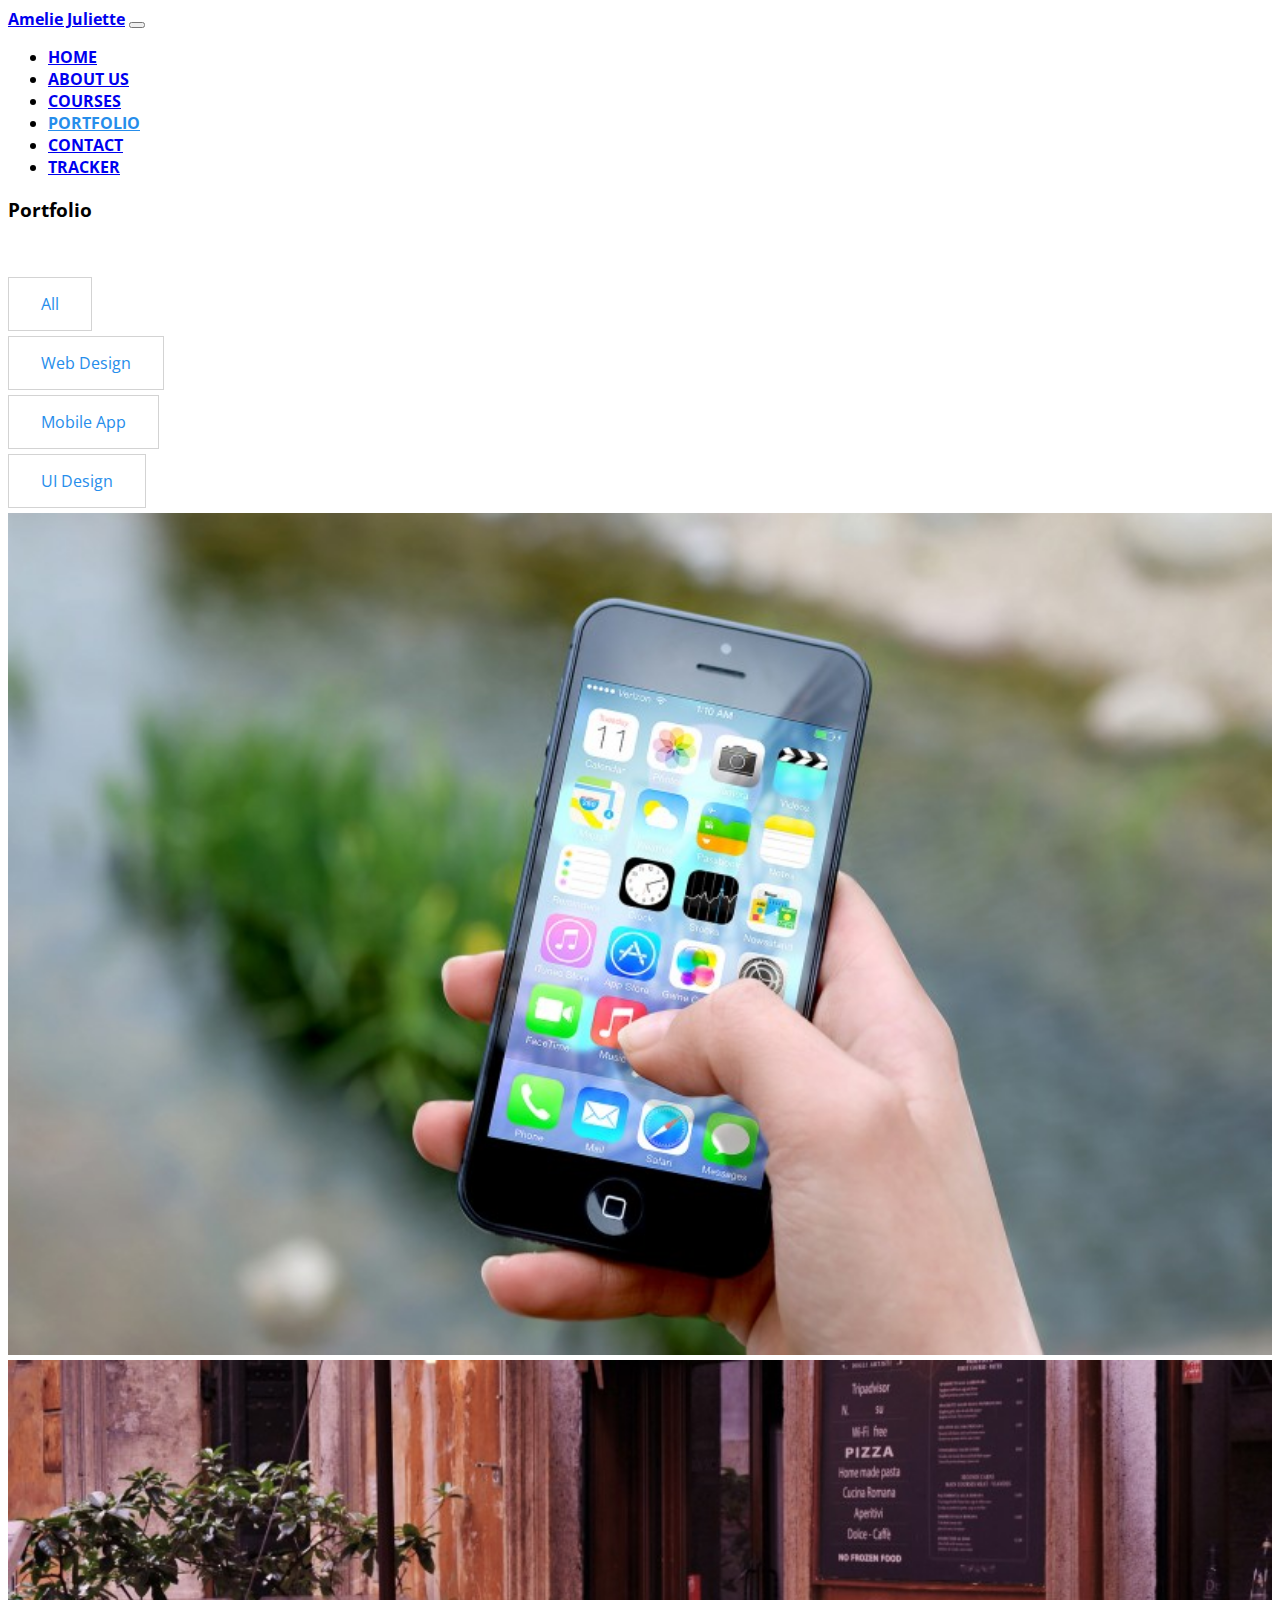
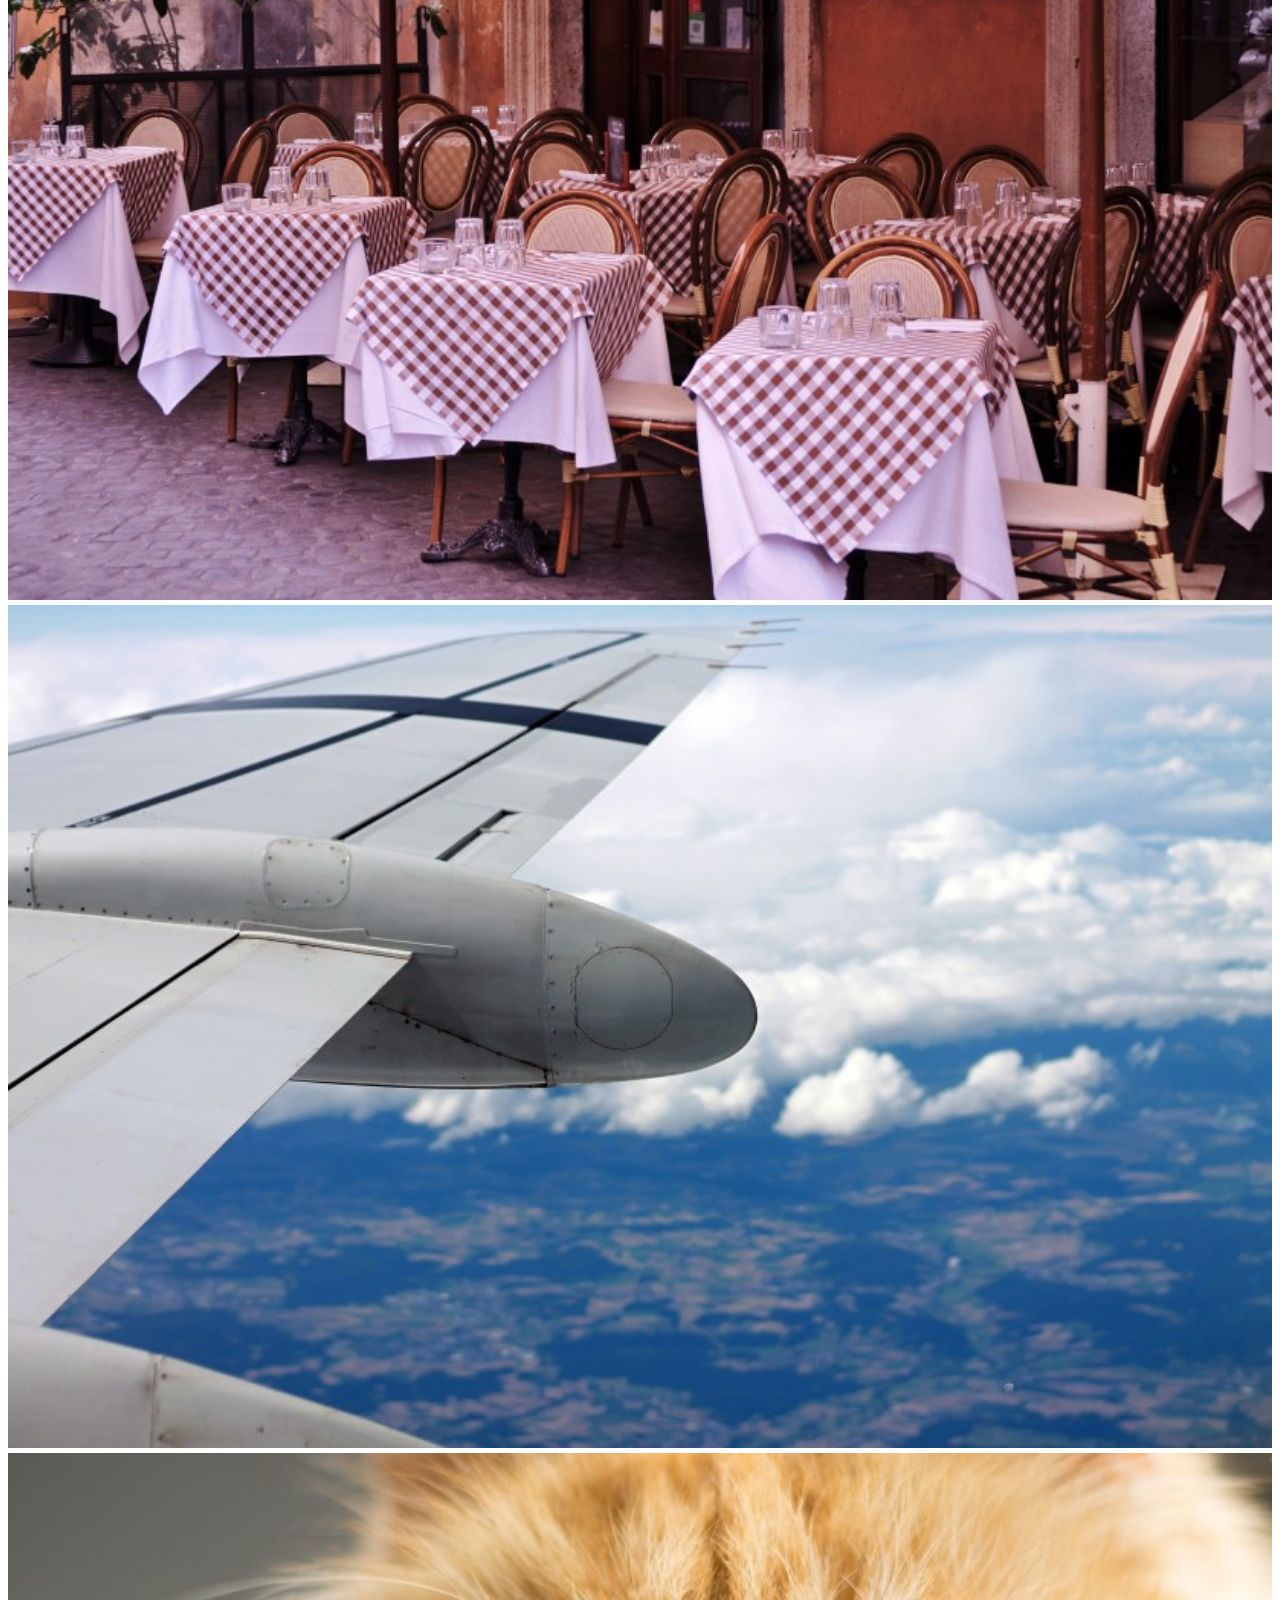
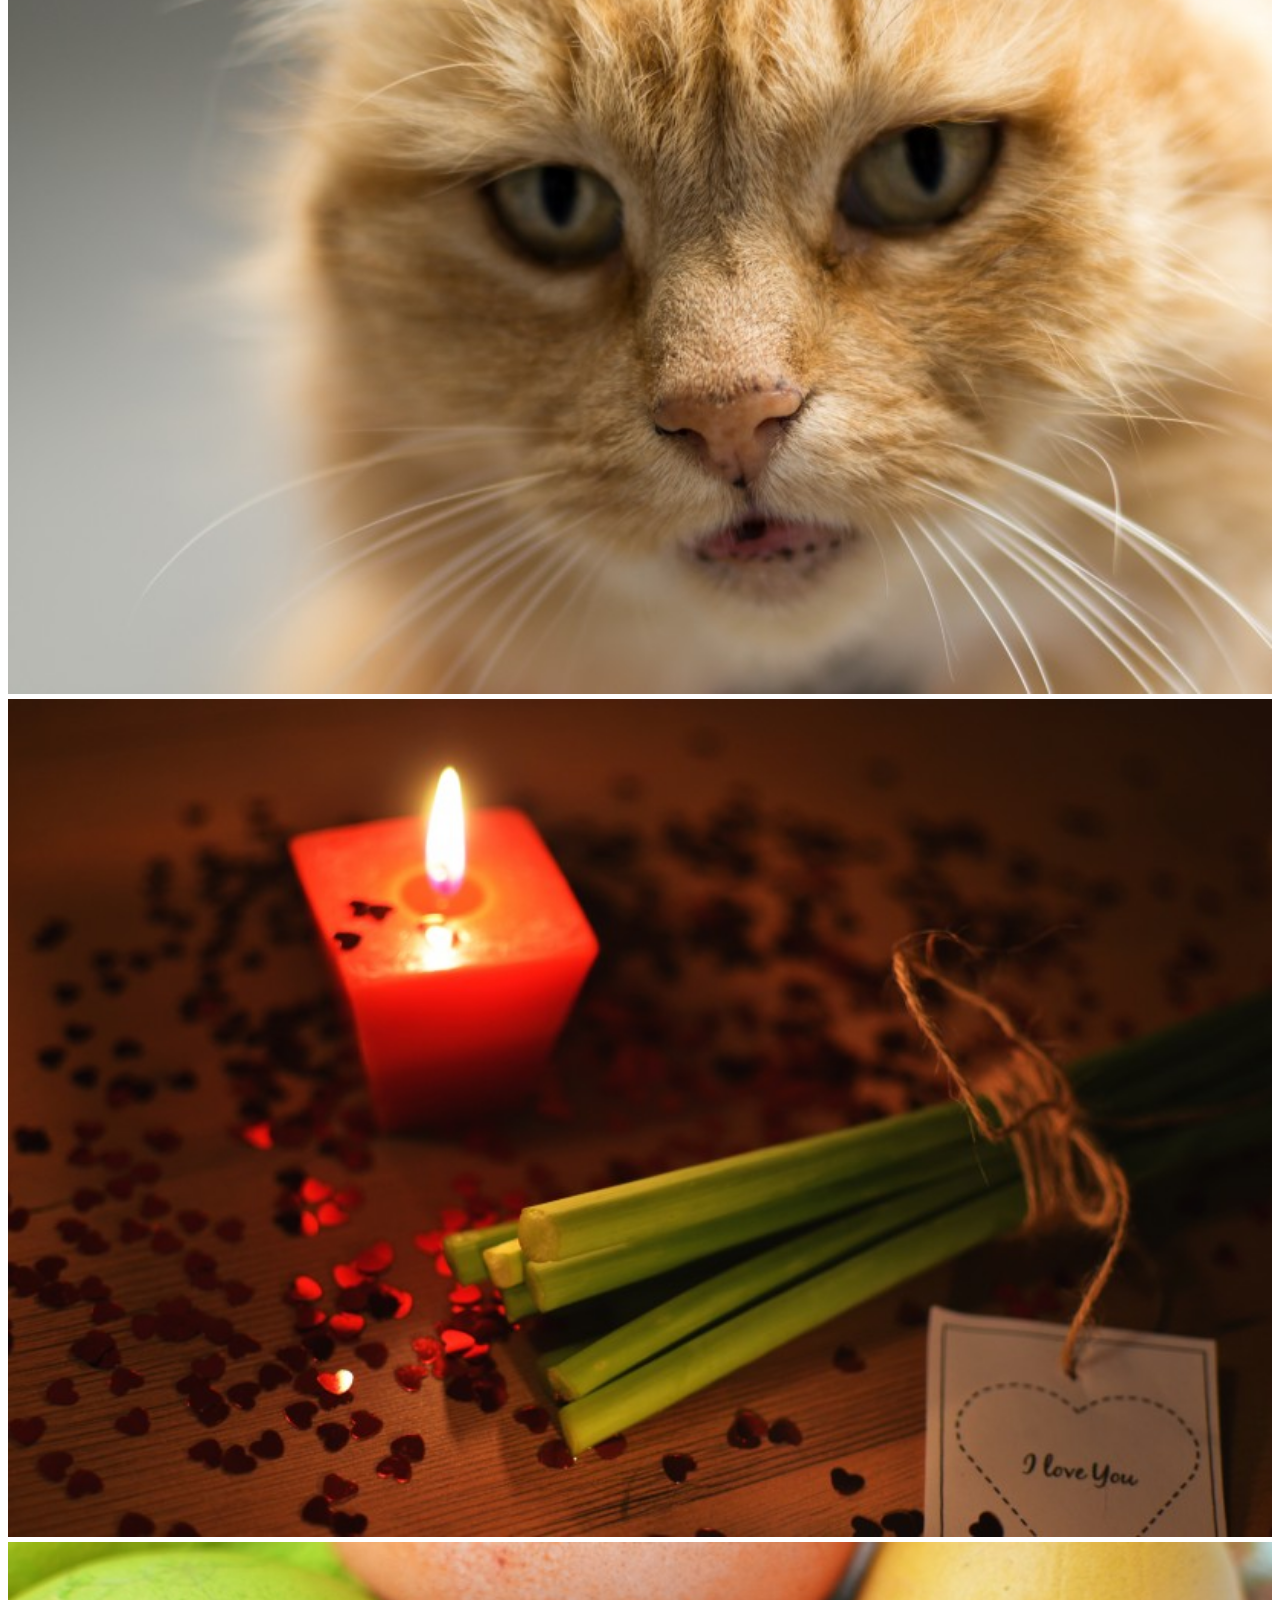
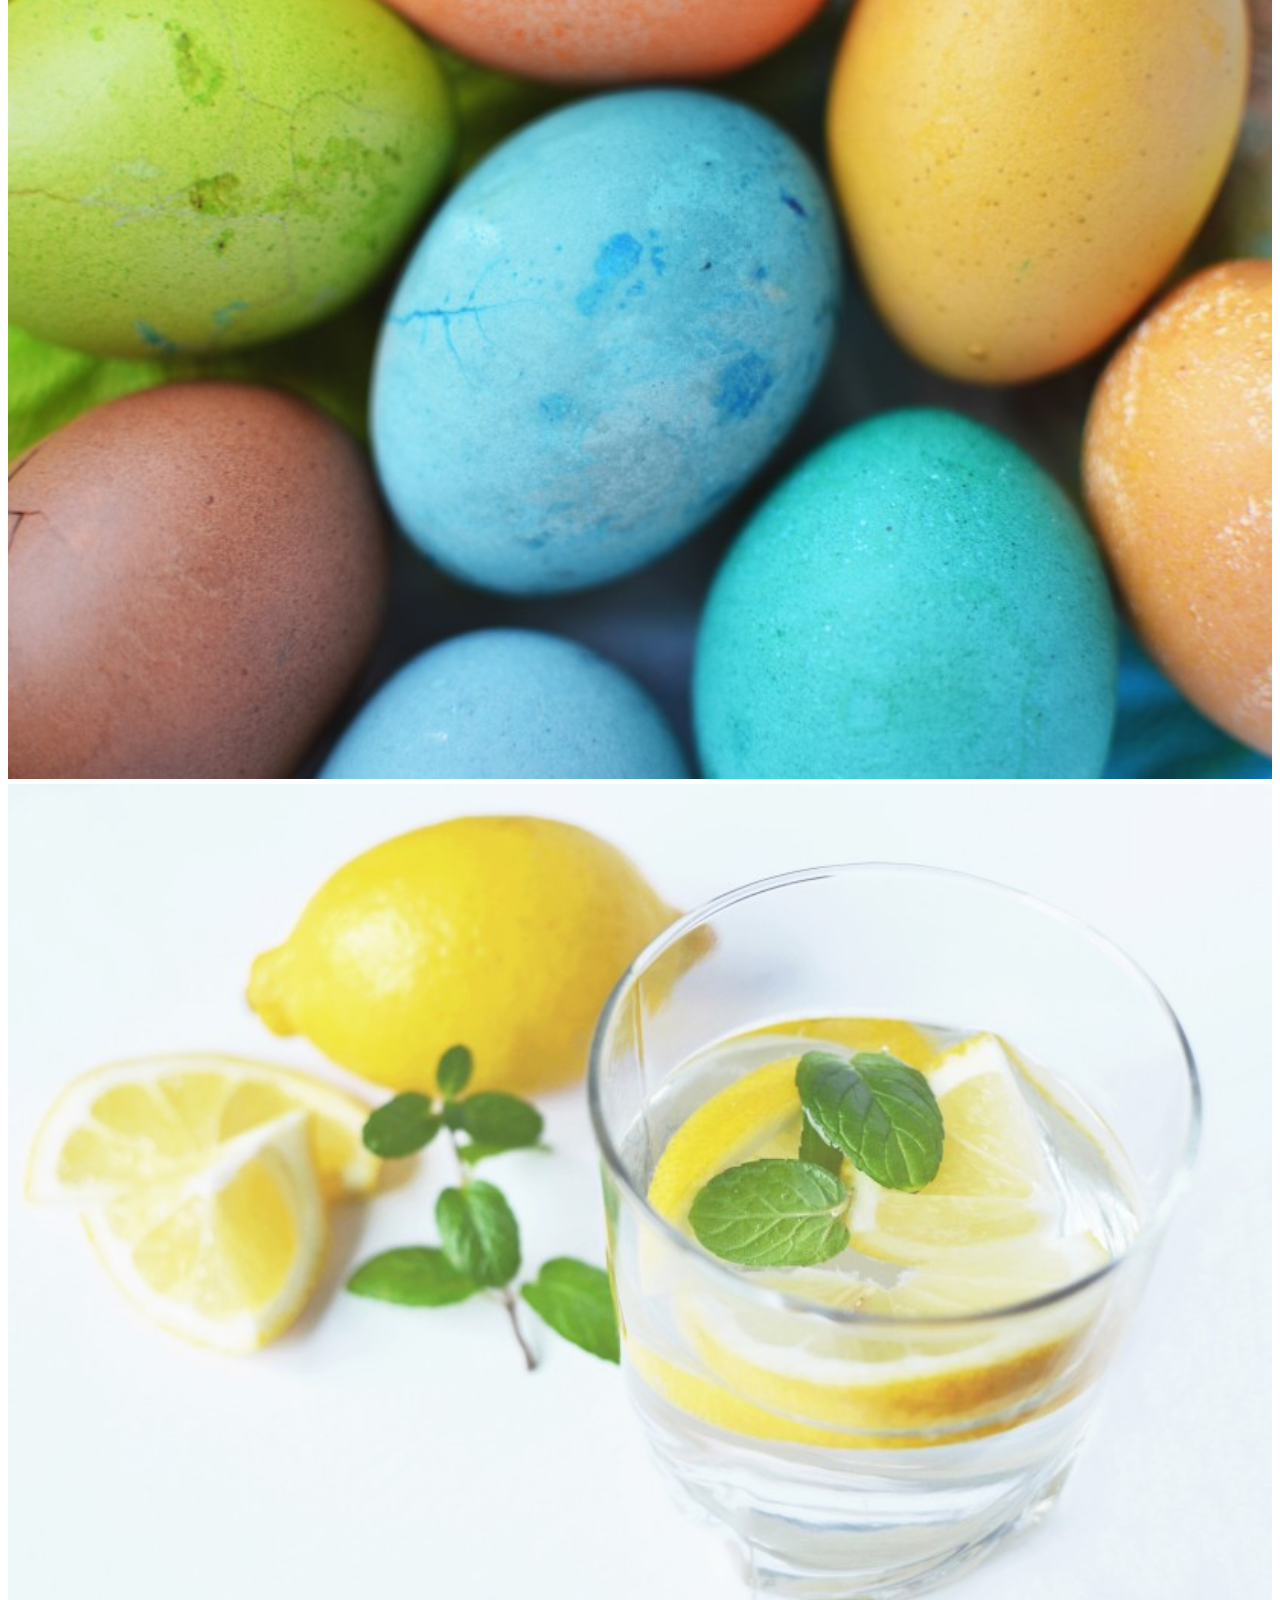
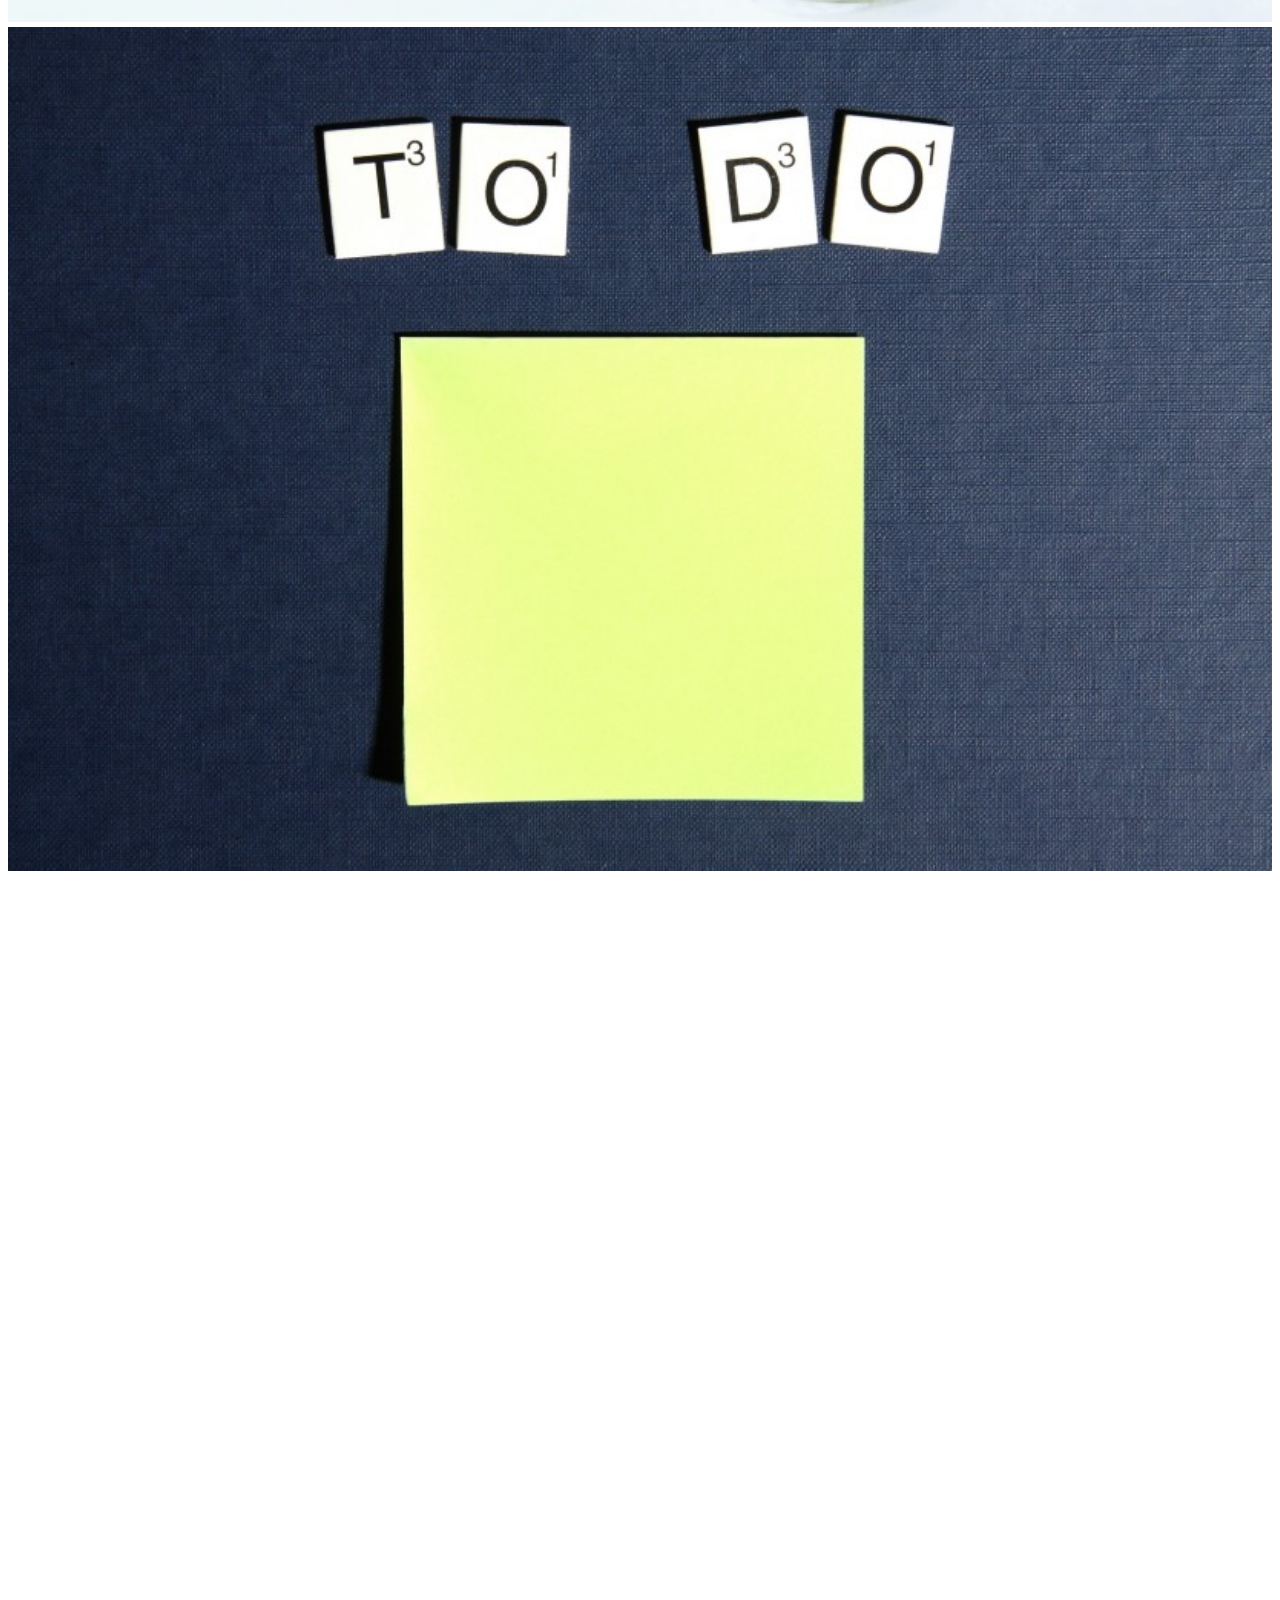
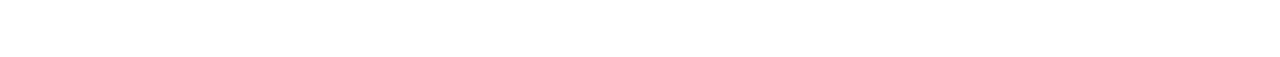
<file: portfolio.html>
<!DOCTYPE html>
<html lang="en">
  <head>
    <meta charset="utf-8" />
    <meta name="viewport" content="width=device-width, initial-scale=1" />
    <title>Amelie Juliette</title>
    <link
      href="https://cdn.jsdelivr.net/npm/bootstrap@5.3.2/dist/css/bootstrap.min.css"
      rel="stylesheet"
      integrity="sha384-T3c6CoIi6uLrA9TneNEoa7RxnatzjcDSCmG1MXxSR1GAsXEV/Dwwykc2MPK8M2HN"
      crossorigin="anonymous"
    />
    <link href="./assets/css/style.css" rel="stylesheet" />
  </head>

  <header>
    <nav class="navbar navbar-expand-lg container py-4 px-2">
      <a class="navbar-brand navBarTitle" href="./home.html">Amelie Juliette</a>
      <button
        class="navbar-toggler"
        type="button"
        data-bs-toggle="collapse"
        data-bs-target="#navbarText"
        aria-controls="navbarText"
        aria-expanded="false"
        aria-label="Toggle navigation"
      >
        <span class="navbar-toggler-icon"></span>
      </button>
      <div class="collapse navbar-collapse" id="navbarText">
        <ul class="navbar-nav ms-auto mb-2 mb-lg-0">
          <li class="nav-item">
            <a
              class="nav-link navBarMenu"
              aria-current="page"
              href="./home.html"
              >HOME</a
            >
          </li>
          <li class="nav-item">
            <a class="nav-link navBarMenu" href="./about.html">ABOUT US</a>
          </li>
          <li class="nav-item">
            <a class="nav-link navBarMenu" href="./courses.html">COURSES</a>
          </li>

          <li class="nav-item">
            <a class="nav-link active navBarMenu" href="./portfolio.html"
              >PORTFOLIO</a
            >
          </li>
          <li class="nav-item">
            <a class="nav-link navBarMenu" href="./contact.html">CONTACT</a>
          </li>
          <li class="nav-item">
            <a class="nav-link navBarMenu" href="./tracker.html">TRACKER</a>
          </li>
        </ul>
      </div>
    </nav>
  </header>
  <body>
    <section class="bg-primary" style="height: 80-x">
      <div class="container py-auto" style="height: 80px">
        <h3 class="m-0 text-white py-4 fw-bold">Portfolio</h3>
      </div>
    </section>

    <section class="container py-5">
      <div id="buttonContainer" class="py-3 d-flex flex-lg-row flex-md-col">
        <div class="pe-3">
          <button class="filterButton active" onclick="filterSelection('all')">
            All
          </button>
        </div>
        <div class="pe-3">
          <button class="filterButton" onclick="filterSelection('webdesign')">
            Web Design
          </button>
        </div>
        <div class="pe-3">
          <button class="filterButton" onclick="filterSelection('mobileapp')">
            Mobile App
          </button>
        </div>
        <div class="pe-3">
          <button class="filterButton" onclick="filterSelection('uidesign')">
            UI Design
          </button>
        </div>
      </div>

      <!-- Portfolio Gallery Grid -->
      <div class="row row-cols-xl-4 row-cols-xxl-4 row-cols-sm-1 row-cols-1">
        <div class="col galleryImage mobileapp py-4">
          <img src="/assets/img/works/1.jpg" style="width: 100%" />
        </div>
        <div class="col galleryImage webdesign py-4">
          <img src="/assets/img/works/2.jpg" style="width: 100%" />
        </div>
        <div class="col galleryImage uidesign py-4">
          <img src="/assets/img/works/3.jpg" style="width: 100%" />
        </div>
        <div class="col galleryImage mobileapp py-4">
          <img src="/assets/img/works/4.jpg" style="width: 100%" />
        </div>
        <div class="col galleryImage webdesign py-4">
          <img src="/assets/img/works/5.jpg" style="width: 100%" />
        </div>
        <div class="col galleryImage uidesign py-4">
          <img src="/assets/img/works/6.jpg" style="width: 100%" />
        </div>

        <div class="col galleryImage mobileapp py-4">
          <img src="/assets/img/works/7.jpg" alt="People" style="width: 100%" />
        </div>
        <div class="col galleryImage uidesign py-4">
          <img src="/assets/img/works/8.jpg" alt="People" style="width: 100%" />
        </div>

        <!-- END GRID -->
      </div>
    </section>

    <button
      type="button"
      class="btn btn-secondary btn-floating btn-lg"
      id="backToTopButton"
    >
      <svg
        xmlns="http://www.w3.org/2000/svg"
        height="1em"
        viewBox="0 0 512 512"
      >
        <!--! Font Awesome Free 6.4.2 by @fontawesome - https://fontawesome.com License - https://fontawesome.com/license (Commercial License) Copyright 2023 Fonticons, Inc. -->
        <style>
          svg {
            fill: #ffffff;
          }
        </style>
        <path
          d="M233.4 105.4c12.5-12.5 32.8-12.5 45.3 0l192 192c12.5 12.5 12.5 32.8 0 45.3s-32.8 12.5-45.3 0L256 173.3 86.6 342.6c-12.5 12.5-32.8 12.5-45.3 0s-12.5-32.8 0-45.3l192-192z"
        />
      </svg>
    </button>

    <script src="/assets/js/portfolioFiltering.js"></script>
    <script src="assets/js/backToTopButton.js"></script>
    <script
      src="https://cdn.jsdelivr.net/npm/bootstrap@5.3.2/dist/js/bootstrap.bundle.min.js"
      integrity="sha384-C6RzsynM9kWDrMNeT87bh95OGNyZPhcTNXj1NW7RuBCsyN/o0jlpcV8Qyq46cDfL"
      crossorigin="anonymous"
    ></script>
  </body>

  <footer class="py-3 bg-primary container-fluid footer">
    <div class="container pt-5 pb-2">
      <div
        class="row row-cols-1 row-cols-md-2 row-cols-xl-4 d-flex justify-content-between flex-column flex-lg-row"
      >
        <div class="col py-2" style="width: max-content">
          <h5 class="fw-bold">Our Contact</h5>
          <ul class="nav flex-column">
            <li class="nav-item mb-4">
              Amelie Juliette
              <br />
              Graha Family
              <br />
              Pin-21542 Indonesia, ID
            </li>
            <li class="nav-item mb-2">(123)456-789 - 1255-12584</li>
            <li class="nav-item mb-2">email@domainname.com</li>
          </ul>
        </div>

        <div class="col py-2" style="width: max-content">
          <h5 class="fw-bold">Quick Links</h5>
          <ul class="nav flex-column">
            <li class="nav-item mb-2">Latest Events</li>
            <li class="nav-item mb-2">Terms and Conditions</li>
            <li class="nav-item mb-2">Privary Policy</li>
            <li class="nav-item mb-2">Career</li>
            <li class="nav-item mb-2">Contact Us</li>
          </ul>
        </div>

        <div class="col py-2" style="width: max-content">
          <h5 class="fw-bold">Latest Posts</h5>
          <ul class="nav flex-column">
            <li class="nav-item mb-2">
              Lorem ipsum dolor sit amet, consectetur adipiscing elit.
            </li>
            <li class="nav-item mb-2">
              Lorem ipsum dolor sit amet, consectetur adipiscing elit.
            </li>
            <li class="nav-item mb-2">
              Lorem ipsum dolor sit amet, consectetur adipiscing elit.
            </li>
          </ul>
        </div>
        <div class="col py-2" style="width: max-content">
          <h5 class="fw-bold">Recent News</h5>
          <ul class="nav flex-column">
            <li class="nav-item mb-2">
              Lorem ipsum dolor sit amet, consectetur adipiscing elit.
            </li>
            <li class="nav-item mb-2">
              Lorem ipsum dolor sit amet, consectetur adipiscing elit.
            </li>
            <li class="nav-item mb-2">
              Lorem ipsum dolor sit amet, consectetur adipiscing elit.
            </li>
          </ul>
        </div>
      </div>

      <div
        class="d-flex flex-column flex-sm-row justify-content-between py-4 my-4 border-top"
      >
        <p>© 2023 Company, Inc. All rights reserved.</p>
        <ul class="list-unstyled d-flex">
          <li class="ms-3">
            <a class="link-body-emphasis" href="#">
              <svg
                xmlns="http://www.w3.org/2000/svg"
                height="1em"
                viewBox="0 0 320 512"
              >
                <!--! Font Awesome Free 6.4.2 by @fontawesome - https://fontawesome.com License - https://fontawesome.com/license (Commercial License) Copyright 2023 Fonticons, Inc. -->
                <path
                  d="M279.14 288l14.22-92.66h-88.91v-60.13c0-25.35 12.42-50.06 52.24-50.06h40.42V6.26S260.43 0 225.36 0c-73.22 0-121.08 44.38-121.08 124.72v70.62H22.89V288h81.39v224h100.17V288z"
                />
              </svg>
            </a>
          </li>
          <li class="ms-3">
            <a class="link-body-emphasis" href="#">
              <svg
                xmlns="http://www.w3.org/2000/svg"
                height="1em"
                viewBox="0 0 512 512"
              >
                <!--! Font Awesome Free 6.4.2 by @fontawesome - https://fontawesome.com License - https://fontawesome.com/license (Commercial License) Copyright 2023 Fonticons, Inc. -->
                <path
                  d="M459.37 151.716c.325 4.548.325 9.097.325 13.645 0 138.72-105.583 298.558-298.558 298.558-59.452 0-114.68-17.219-161.137-47.106 8.447.974 16.568 1.299 25.34 1.299 49.055 0 94.213-16.568 130.274-44.832-46.132-.975-84.792-31.188-98.112-72.772 6.498.974 12.995 1.624 19.818 1.624 9.421 0 18.843-1.3 27.614-3.573-48.081-9.747-84.143-51.98-84.143-102.985v-1.299c13.969 7.797 30.214 12.67 47.431 13.319-28.264-18.843-46.781-51.005-46.781-87.391 0-19.492 5.197-37.36 14.294-52.954 51.655 63.675 129.3 105.258 216.365 109.807-1.624-7.797-2.599-15.918-2.599-24.04 0-57.828 46.782-104.934 104.934-104.934 30.213 0 57.502 12.67 76.67 33.137 23.715-4.548 46.456-13.32 66.599-25.34-7.798 24.366-24.366 44.833-46.132 57.827 21.117-2.273 41.584-8.122 60.426-16.243-14.292 20.791-32.161 39.308-52.628 54.253z"
                />
              </svg>
            </a>
          </li>
          <li class="ms-3">
            <a class="link-body-emphasis" href="#">
              <svg
                xmlns="http://www.w3.org/2000/svg"
                height="1em"
                viewBox="0 0 448 512"
              >
                <!--! Font Awesome Free 6.4.2 by @fontawesome - https://fontawesome.com License - https://fontawesome.com/license (Commercial License) Copyright 2023 Fonticons, Inc. -->
                <style>
                  svg {
                    fill: #ffffff;
                  }
                </style>
                <path
                  d="M100.28 448H7.4V148.9h92.88zM53.79 108.1C24.09 108.1 0 83.5 0 53.8a53.79 53.79 0 0 1 107.58 0c0 29.7-24.1 54.3-53.79 54.3zM447.9 448h-92.68V302.4c0-34.7-.7-79.2-48.29-79.2-48.29 0-55.69 37.7-55.69 76.7V448h-92.78V148.9h89.08v40.8h1.3c12.4-23.5 42.69-48.3 87.88-48.3 94 0 111.28 61.9 111.28 142.3V448z"
                />
              </svg>
            </a>
          </li>
          <li class="ms-3">
            <a class="link-body-emphasis" href="#">
              <svg
                xmlns="http://www.w3.org/2000/svg"
                height="1em"
                viewBox="0 0 496 512"
              >
                <!--! Font Awesome Free 6.4.2 by @fontawesome - https://fontawesome.com License - https://fontawesome.com/license (Commercial License) Copyright 2023 Fonticons, Inc. -->
                <style>
                  svg {
                    fill: #ffffff;
                  }
                </style>
                <path
                  d="M496 256c0 137-111 248-248 248-25.6 0-50.2-3.9-73.4-11.1 10.1-16.5 25.2-43.5 30.8-65 3-11.6 15.4-59 15.4-59 8.1 15.4 31.7 28.5 56.8 28.5 74.8 0 128.7-68.8 128.7-154.3 0-81.9-66.9-143.2-152.9-143.2-107 0-163.9 71.8-163.9 150.1 0 36.4 19.4 81.7 50.3 96.1 4.7 2.2 7.2 1.2 8.3-3.3.8-3.4 5-20.3 6.9-28.1.6-2.5.3-4.7-1.7-7.1-10.1-12.5-18.3-35.3-18.3-56.6 0-54.7 41.4-107.6 112-107.6 60.9 0 103.6 41.5 103.6 100.9 0 67.1-33.9 113.6-78 113.6-24.3 0-42.6-20.1-36.7-44.8 7-29.5 20.5-61.3 20.5-82.6 0-19-10.2-34.9-31.4-34.9-24.9 0-44.9 25.7-44.9 60.2 0 22 7.4 36.8 7.4 36.8s-24.5 103.8-29 123.2c-5 21.4-3 51.6-.9 71.2C65.4 450.9 0 361.1 0 256 0 119 111 8 248 8s248 111 248 248z"
                />
              </svg>
            </a>
          </li>

          <li class="ms-3">
            <a class="link-body-emphasis" href="#">
              <svg
                xmlns="http://www.w3.org/2000/svg"
                height="1em"
                viewBox="0 0 640 512"
              >
                <!--! Font Awesome Free 6.4.2 by @fontawesome - https://fontawesome.com License - https://fontawesome.com/license (Commercial License) Copyright 2023 Fonticons, Inc. -->
                <style>
                  svg {
                    fill: #ffffff;
                  }
                </style>
                <path
                  d="M386.061 228.496c1.834 9.692 3.143 19.384 3.143 31.956C389.204 370.205 315.599 448 204.8 448c-106.084 0-192-85.915-192-192s85.916-192 192-192c51.864 0 95.083 18.859 128.611 50.292l-52.126 50.03c-14.145-13.621-39.028-29.599-76.485-29.599-65.484 0-118.92 54.221-118.92 121.277 0 67.056 53.436 121.277 118.92 121.277 75.961 0 104.513-54.745 108.965-82.773H204.8v-66.009h181.261zm185.406 6.437V179.2h-56.001v55.733h-55.733v56.001h55.733v55.733h56.001v-55.733H627.2v-56.001h-55.733z"
                />
              </svg>
            </a>
          </li>
        </ul>
      </div>
    </div>
  </footer>
</html>
</file>
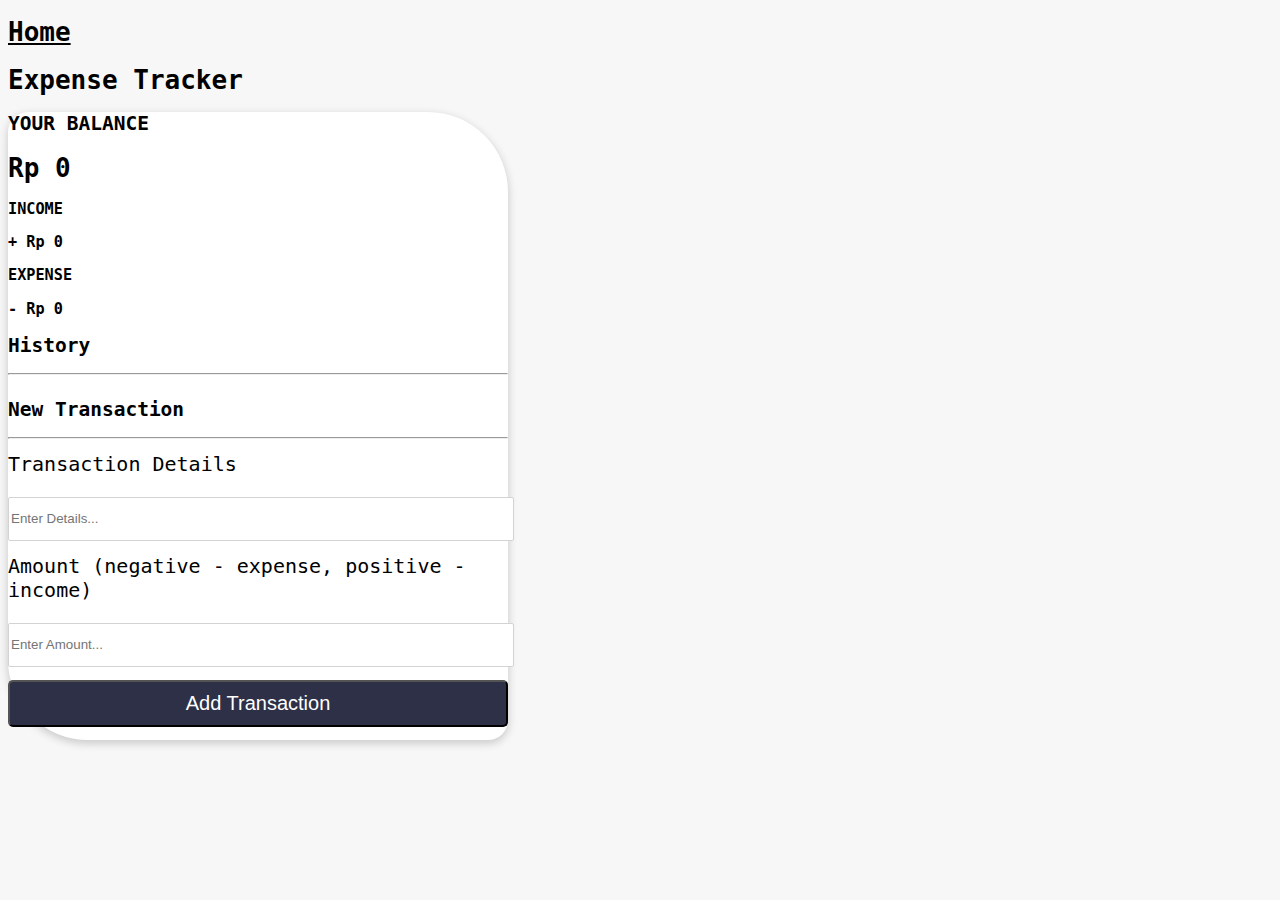
<file: tracker.html>
<!DOCTYPE html>
<html lang="en">
  <head>
    <meta charset="utf-8" />
    <meta name="viewport" content="width=device-width, initial-scale=1" />
    <title>Amelie Juliette</title>
    <link
      href="https://cdn.jsdelivr.net/npm/bootstrap@5.3.2/dist/css/bootstrap.min.css"
      rel="stylesheet"
      integrity="sha384-T3c6CoIi6uLrA9TneNEoa7RxnatzjcDSCmG1MXxSR1GAsXEV/Dwwykc2MPK8M2HN"
      crossorigin="anonymous"
    />
    <link href="./assets/css/style-tracker.css" rel="stylesheet" />
  </head>

  <body>
    <section class="container py-3">
      <h1 class="text-center">
        <a href="./home.html" class="navigationLink">Home</a>
      </h1>
      <h1 class="text-center py-5">Expense Tracker</h1>
    </section>

    <section class="container d-flex justify-content-center">
      <div class="card expenseTracker px-2 pt-3 pb-5" style="width: 500px">
        <div class="card-body">
          <div class="card-title py-5">
            <h2>YOUR BALANCE</h2>
            <h1 id="currentBalance">Rp 0</h1>
          </div>
          <div class="d-flex row row-cols-2 justify-content-center mx-auto">
            <div class="border-end border-black">
              <h3 class="text-end">INCOME</h3>
              <h3 id="income" class="text-end text-success">+ Rp 0</h3>
            </div>

            <div>
              <h3>EXPENSE</h3>
              <h3 id="expense" class="text-danger">- Rp 0</h3>
            </div>
          </div>

          <div class="my-5">
            <table id="expenseTable" class="historyTable">
              <thead>
                <tr>
                  <h2>History</h2>
                  <hr />
                  <!-- <td scope="col" style="font-size: 25px">History</td> -->
                </tr>
              </thead>
              <tbody></tbody>
            </table>
          </div>

          <div class="">
            <h2>New Transaction</h2>
            <hr />
            <div class="d-flex flex-row">
              <form
                action="#"
                class="space-y-5"
                onsubmit="handleSubmission(event)"
                id="expenseForm"
              >
                <label for="transactiondetail"
                  ><p class="formLabel">Transaction Details</p></label
                >
                <div>
                  <input
                    type="text"
                    id="transactiondetail"
                    class="inputField"
                    placeholder="Enter Details..."
                    required
                  />
                </div>

                <label for="amount"
                  ><p class="formLabel">
                    Amount (negative - expense, positive - income)
                  </p></label
                >
                <div>
                  <input
                    type="number"
                    id="amount"
                    class="inputField"
                    placeholder="Enter Amount..."
                    required
                  />
                </div>
                <div>
                  <button type="submit" class="addTransactionButton">
                    Add Transaction
                  </button>
                </div>
              </form>
            </div>
          </div>
        </div>
      </div>
    </section>

    <script>
      let currentIndex = 1;
      var form = document.getElementById("expenseForm");
      var tablebody = document.getElementById("expenseTable");

      var income = 0;
      var expense = 0;
      var currentBalance = 0;

      const handleSubmission = (event) => {
        event.preventDefault();

        var transactionDetail =
          document.getElementById("transactiondetail").value;
        var amount = document.getElementById("amount").value;

        const row = document.createElement("tr", (id = currentIndex));

        const transactionDetailContent = document.createElement("td");
        const amountContent = document.createElement("td");
        const deleteButton = document.createElement("td");
        const rowMarker = document.createElement("td");

        deleteButton.setAttribute(
          "onClick",
          `deleteRow(${amount}, ${currentIndex}) `
        );

        deleteButton.setAttribute("class", "deleteButton");

        if (amount.includes("-")) {
          rowMarker.setAttribute("class", "rowMarkerRed");
        } else {
          rowMarker.setAttribute("class", "rowMarkerGreen");
        }

        row.setAttribute("class", "tableRow");

        row.setAttribute("id", currentIndex);

        transactionDetailContent.textContent = transactionDetail;
        amountContent.textContent = formatRupiah(amount);
        deleteButton.innerHTML = "Delete";

        row.appendChild(transactionDetailContent);
        row.appendChild(amountContent);
        row.appendChild(deleteButton);
        row.appendChild(rowMarker);

        tablebody.appendChild(row);

        amount = document.getElementById("amount").value;
        currentBalanceHTML = document.getElementById("currentBalance");

        if (amount.includes("-")) {
          expenseHTML = document.getElementById("expense");
          expense -= amount;
          expenseHTML.value = expense;
          expenseHTML.textContent = `Rp -${formatRupiah(expense)}`;

          currentBalance += parseInt(amount);
          console.log(currentBalance);
          currentBalanceHTML.value = currentBalance;
          currentBalanceHTML.textContent = `Rp ${formatRupiah(currentBalance)}`;
        } else {
          incomeHTML = document.getElementById("income");
          income = parseInt(amount) + income;
          incomeHTML.value = income;
          incomeHTML.textContent = `Rp ${formatRupiah(income)}`;

          currentBalance += parseInt(amount);
          currentBalanceHTML.value = currentBalance;
          console.log(currentBalance);
          currentBalanceHTML.textContent = `Rp ${formatRupiah(currentBalance)}`;
        }

        currentIndex++;
        form.reset();
      };

      function deleteRow(amount, rowId) {
        var rowtoDelete = document.getElementById(rowId);
        var currentBalanceHTML = document.getElementById("currentBalance");

        if (rowtoDelete) {
          tablebody.removeChild(rowtoDelete);

          if (amount > 0) {
            currentBalance -= parseInt(amount);
            currentBalanceHTML.value = currentBalance;
            console.log(currentBalance);
            currentBalanceHTML.textContent = `Rp ${formatRupiah(
              currentBalance
            )}`;

            incomeHTML = document.getElementById("income");
            income = parseInt(amount) - income;
            incomeHTML.value = income;
            incomeHTML.textContent = `Rp ${formatRupiah(income)}`;
          } else {
            expenseHTML = document.getElementById("expense");
            expense += amount;
            expenseHTML.value = expense;
            if (expense == 0) {
              expenseHTML.textContent = `Rp ${formatRupiah(expense)}`;
            } else {
              expenseHTML.textContent = `Rp -${formatRupiah(expense)}`;
            }

            currentBalance -= parseInt(amount);
            console.log(currentBalance);
            currentBalanceHTML.value = currentBalance;
            currentBalanceHTML.textContent = `Rp ${formatRupiah(
              currentBalance
            )}`;
          }
        }
      }
    </script>

    <script>
      function formatRupiah(amount) {
        amount = parseInt(amount);
        return amount.toLocaleString("id-ID");
      }
    </script>

    <script
      src="https://cdn.jsdelivr.net/npm/bootstrap@5.3.2/dist/js/bootstrap.bundle.min.js"
      integrity="sha384-C6RzsynM9kWDrMNeT87bh95OGNyZPhcTNXj1NW7RuBCsyN/o0jlpcV8Qyq46cDfL"
      crossorigin="anonymous"
    ></script>
  </body>
</html>
</file>
<file: assets/css/style.css>
@import url("https://fonts.googleapis.com/css?family=Noto+Serif:400,400italic,700|Open+Sans:400,600,700");
:root {
  font-family: system-ui, -apple-system, BlinkMacSystemFont, "Segoe UI", Roboto,
    Oxygen, Ubuntu, Cantarell, "Open Sans", "Helvetica Neue", sans-serif;
}
* {
  font-family: "Open Sans";
}

.card {
  border: none;
}

.modalButton {
  background-color: #328cca;
  border: none;
  color: white;
  padding: 15px 32px;
  text-align: center;
  text-decoration: none;
  display: inline-block;
  font-size: 16px;
  margin-bottom: 5px;
}

.carousel-indicators .active {
  background-color: white;
}

.active {
  color: #268deb !important;
}

.navBarTitle {
  font-weight: bold;
}
.navBarMenu {
  font-weight: bold;
}

.footer {
  color: white;

  .p {
    color: white;
  }
}

.imgCarouselCaption {
  position: absolute;
  bottom: 1.25rem;
  width: 100%;
  text-align: center;
  margin-bottom: 1rem;
}

#backToTopButton {
  position: fixed;
  bottom: 30px;
  right: 30px;
  display: none;
}

.accordion-button {
  background-color: #b9b9b9;
  color: white;
  margin-bottom: 10px;
}

.accordion-button:after {
  order: -1;
  margin-left: 0;
  margin-right: 0.5em;
}

.accordion-button:not(.collapsed) {
  color: #717171;
  background-color: #fff;
  box-shadow: inset 0 -1px 0 rgb(0 0 0 / 13%);
}

.accordion-button:focus {
  box-shadow: none;
  border: none;
}

.accordion-button.collapsed::after {
  padding: 5px 0 5px 25px;
  background: url(/assets/svg/chevron-right-solid.svg);
  background-repeat: no-repeat;
  background-position: left center;
  background-size: 5px;
  color: #fff;
}

.aboutUsList {
  margin: 0;
  padding: 5px 0 5px 25px;
  list-style: none;
  background-image: url(/assets/svg/circle-arrow-right-solid.svg);
  background-repeat: no-repeat;
  background-position: left center;
  background-size: 15px;
}

.filterButton {
  background-color: white;
  border: 1px solid;
  border-color: lightgray;
  padding: 15px 32px;
  text-align: center;
  text-decoration: none;
  color: #268deb;
  display: inline-block;
  font-size: 16px;
  margin-bottom: 5px;
}

.filterButton:focus {
  background-color: #d1d1d1;
}

.sectionImage {
  object-fit: cover;
}

.input-container {
  display: flex;
  width: 100%;
  margin-bottom: 15px;
}

.input-field {
  width: 90%;
  padding: 10px;
  outline-color: #717171;
}

.input-field:focus {
  outline-color: #268deb;
}

form {
  width: 100%;
}

.progress {
  --bs-progress-height: 0.5rem;
}

.featuredCoursesCard {
  height: 100%;
  clip-path: polygon(0 0, 100% 0, 100% 73%, 80% 99%, 21% 99%, 0 72%);
  background-color: rgb(233, 236, 239);
}

.backgroundImageContainer {
  overflow: hidden;
  padding-bottom: 100px;
}
.backgroundImage {
  margin-bottom: -100px;
  width: 100%;
}

.registerForm {
  width: 80%;
}

.registerFormContainer {
  width: 600px;
}

.input-field-register {
  width: 100%;
  padding: 10px;
  border-width: 0.5px;
  border-radius: 10px;
  border-color: #c2c2c2;
}

.input-container-register {
  display: flex;
  width: 100%;
  margin-bottom: 15px;
}

.input-field-register:focus {
  outline-color: #268deb;
}

.registerButton {
  padding: 10px 30px;
  border-radius: 10px;
  width: 100%;
  margin: 5px 0px;
  background-color: #4c4ddc;
  color: white;
  border-color: transparent;
}

.loginButton {
  padding: 10px 30px;
  border-radius: 10px;
  width: 100%;
  margin: 5px 0px;
  background-color: #cd7b2e;
  color: white;
  border-color: transparent;
}

.googleButton {
  padding: 10px 30px;
  border-radius: 10px;
  width: 100%;
  margin: 5px 0px;
  border-color: #c2c2c2;
  background-color: white;
  border-width: 0.5px;
}
.googleButton svg {
  margin-bottom: 3px;
}

.redirectLink {
  color: #717171;
  text-align: center;
  margin-top: 20px;
}
</file>
<file: assets/css/style-tracker.css>
@import url("https://fonts.googleapis.com/css2?family=JetBrains+Mono&display=swap");

:root {
  font-family: monospace;
  background-color: #f7f7f7;
}

.navigationLink {
  color: black;
}

.expenseTracker {
  border-top-right-radius: 80px 80px;
  border-top-left-radius: 20px 20px;
  background-color: white;
  border-bottom-right-radius: 20px 20px;
  border-bottom-left-radius: 80px 80px;
  box-shadow: 0 3px 10px rgb(0 0 0 / 0.2);
  border: none;
  height: 100%;
}

.deleteButton {
  padding: 5px 0 5px 25px;
  background: url(/assets/svg/trash-solid.svg);
  background-repeat: no-repeat;
  background-position: left center;
  background-size: 15px;
}
.rowMarkerRed {
  background-color: #eb5757;
  padding: 4px 8px;
  align-items: center;
  width: 20px;
  margin-left: 30px;
}
.rowMarkerGreen {
  background-color: hsl(128, 79%, 63%);
  padding: 4px 8px;
  align-items: center;
  width: 20px;
  margin-left: 30px;
}

.historyTable {
  border-collapse: separate;
  border-spacing: 0px 10px;
  width: 100%;
  font-size: 20px;
  padding-right: 10px;
}

.tableRow {
  border: none;
  padding-left: 10px;
}

.formLabel {
  font-size: 20px;
  font-weight: semi-bold;
  margin-top: 1rem;
  padding-bottom: 1px;
}

.inputField {
  border: 1px solid;
  border-color: lightgray;
  border-radius: 2px;
  color: black;
  height: 3rem;
  padding-bottom: 2px;
  width: 100%;
}

.addTransactionButton {
  width: 100%;
  margin-top: 1rem;
  margin-bottom: 1rem;
  background-color: #2d3047;
  border-radius: 5px;
  padding: 10px 20px;
  color: white;
  font-size: 20px;
}
</file>
